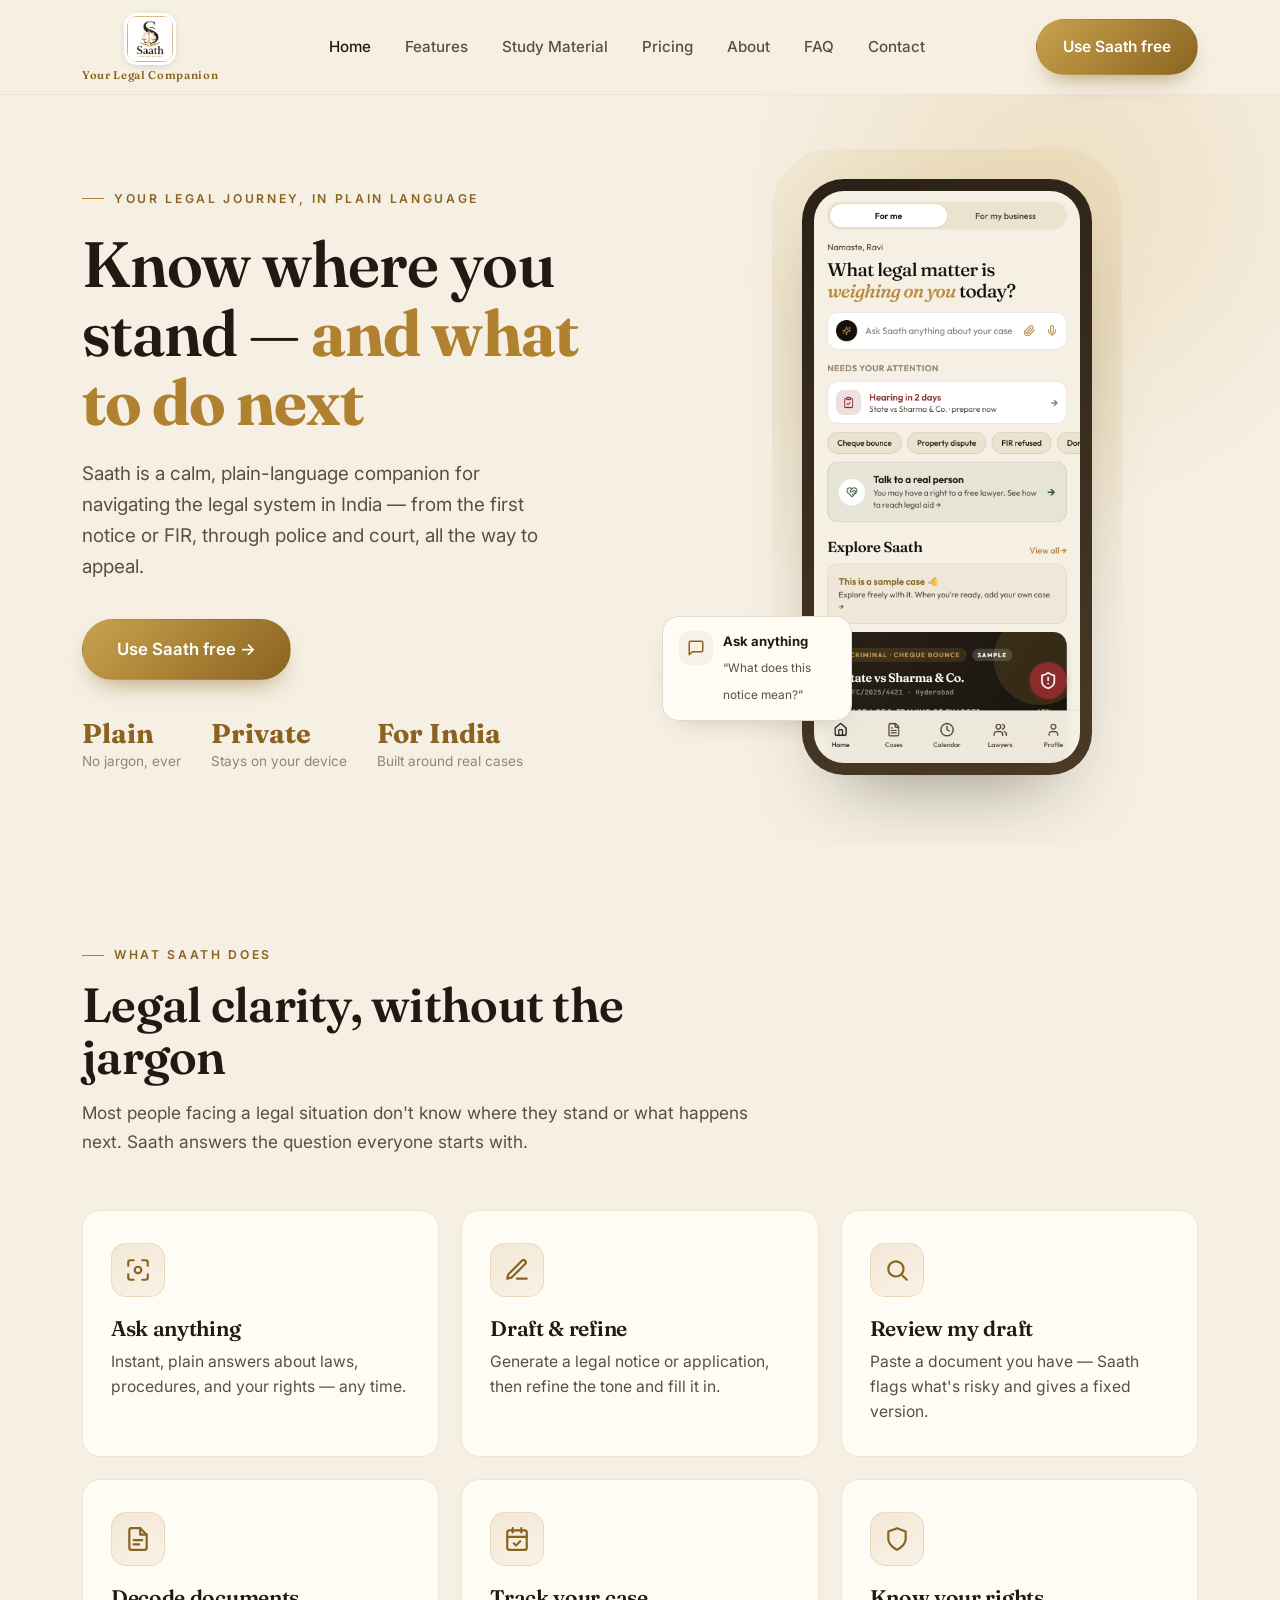
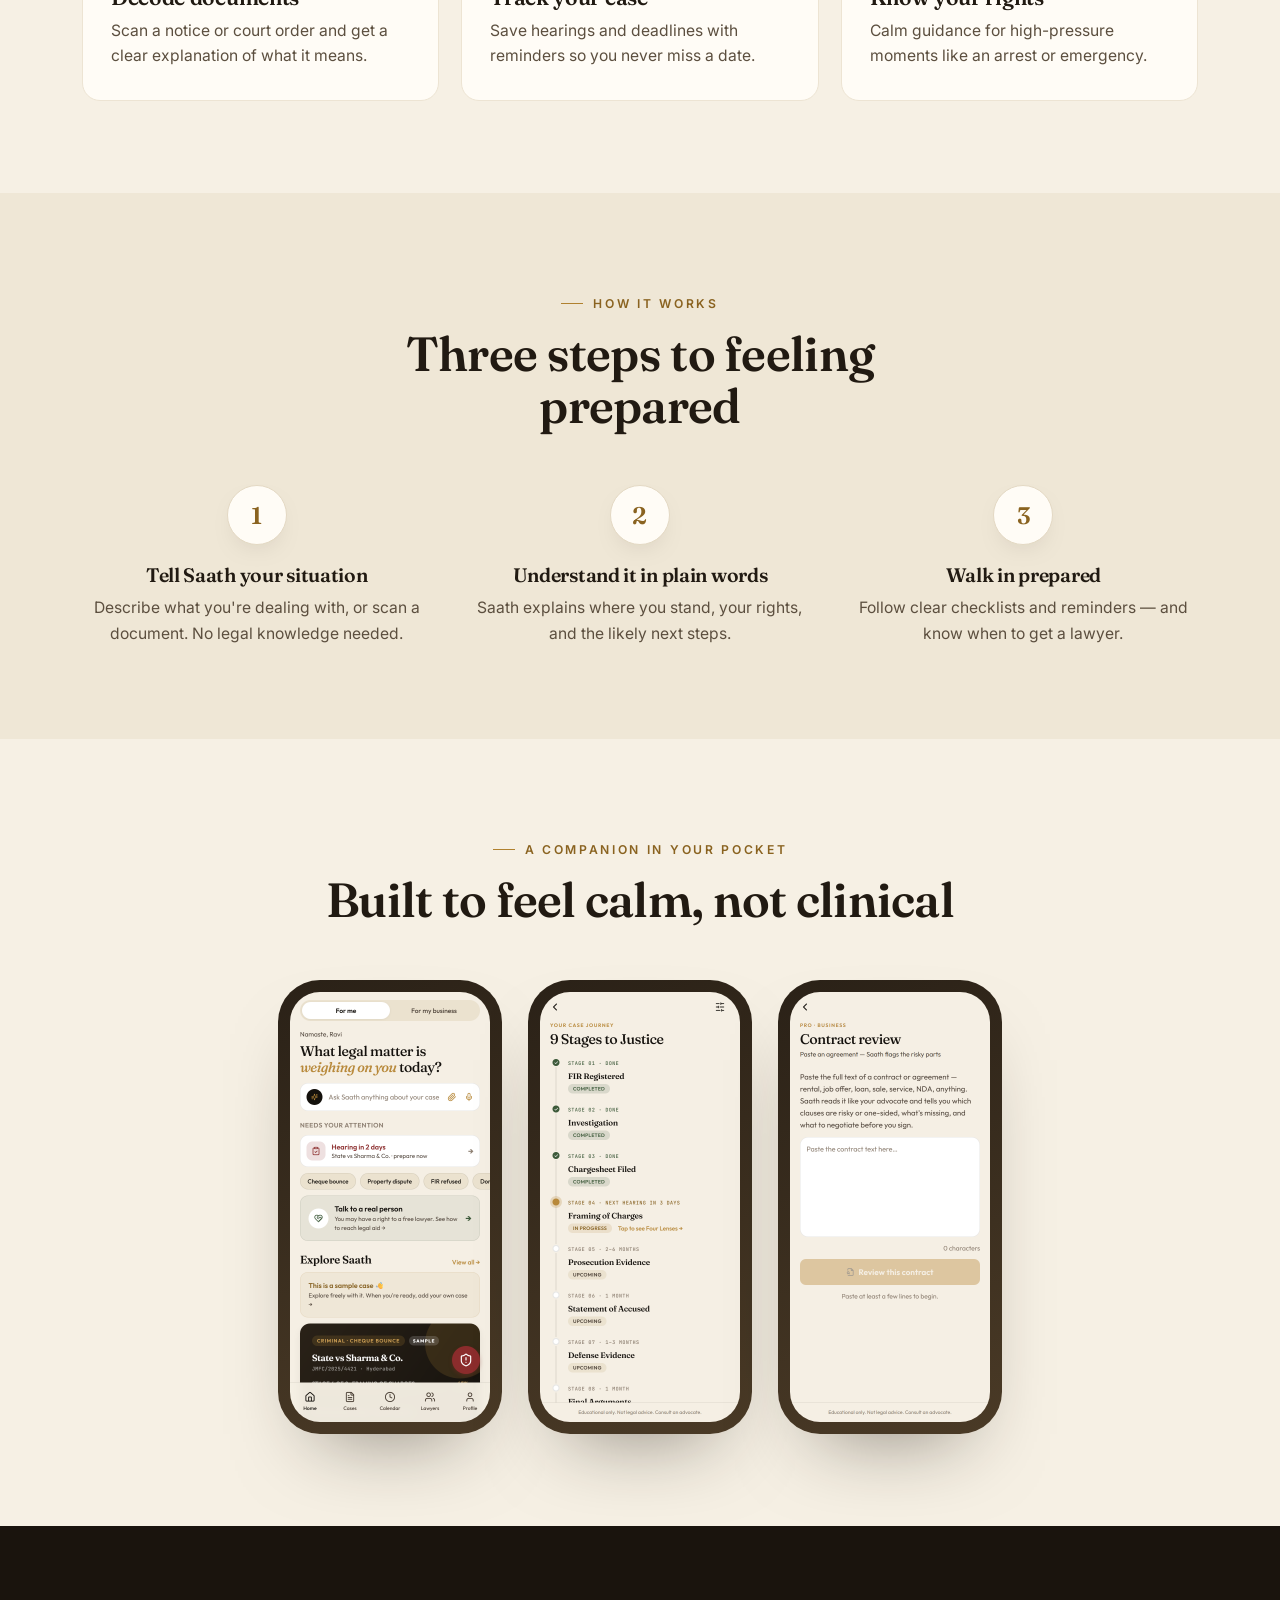
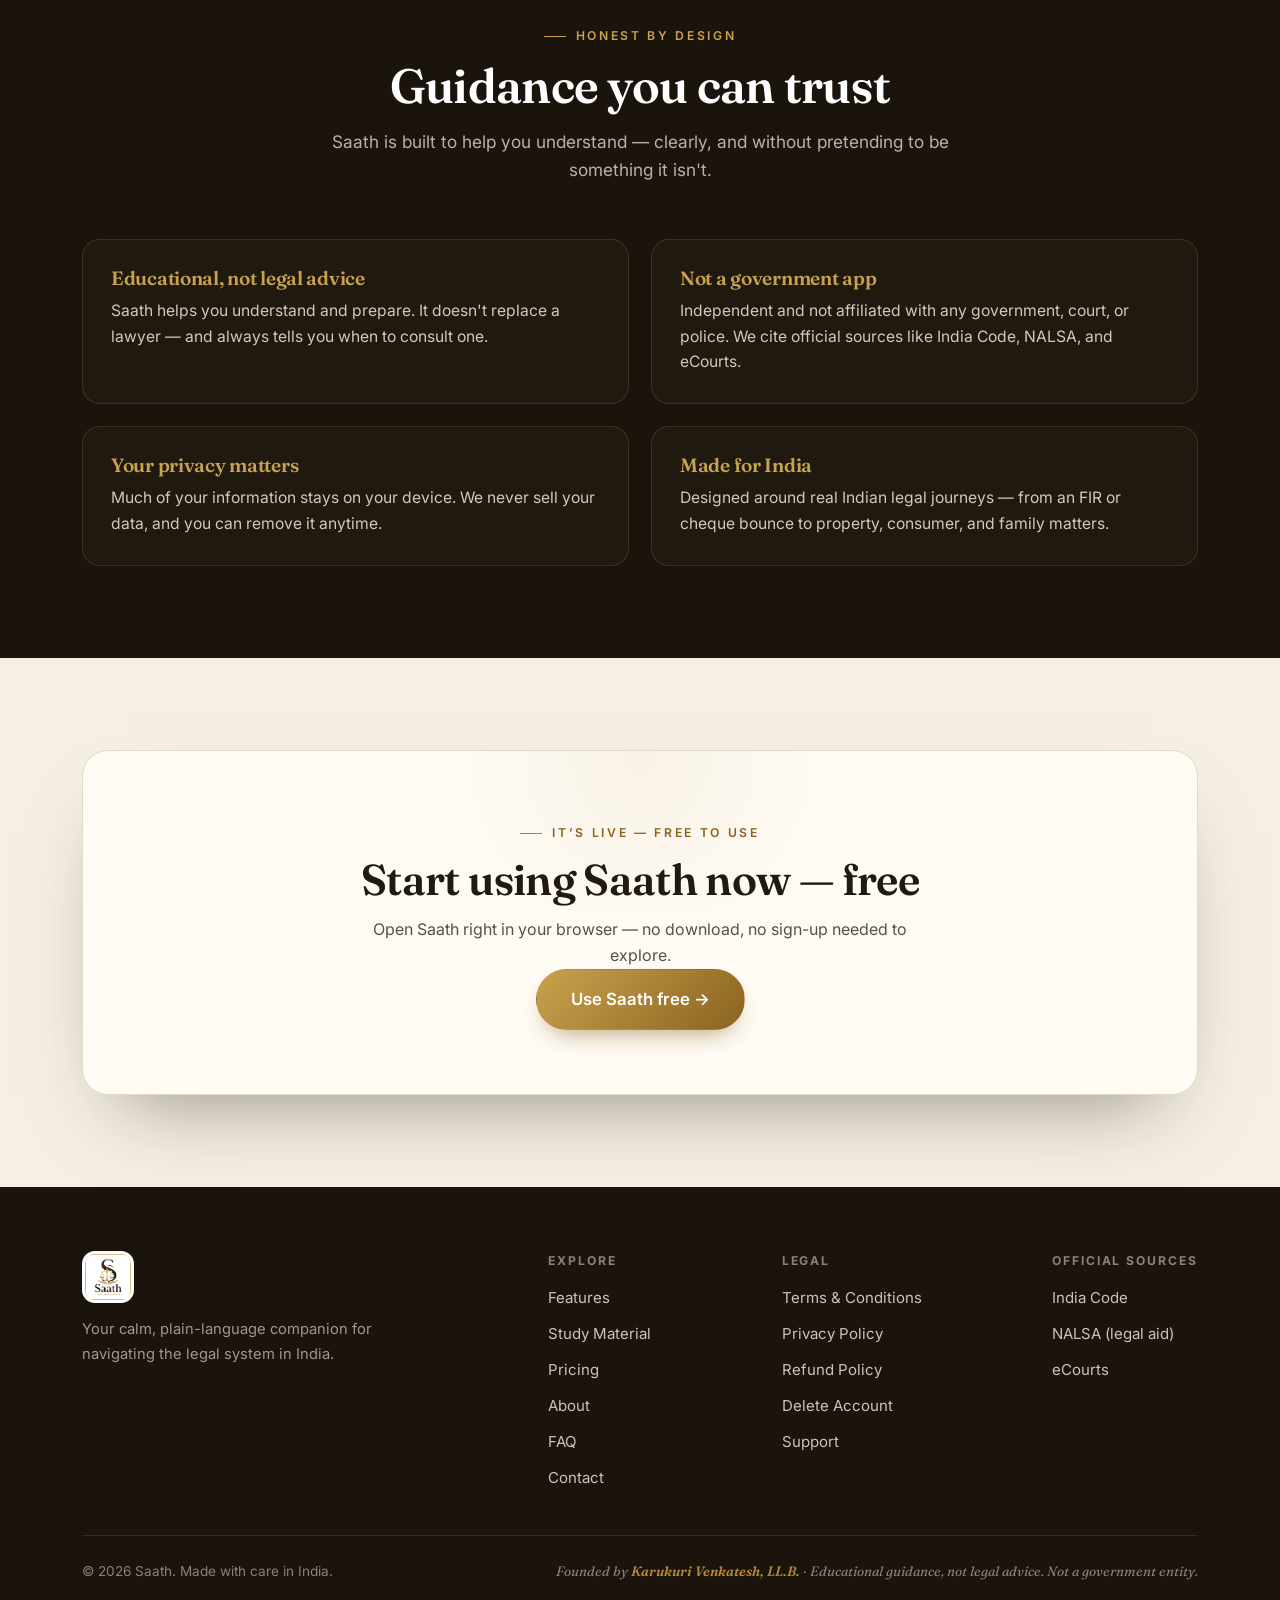
<file: index.html>
<!doctype html>
<html lang="en">
<head>
  <meta charset="utf-8" />
  <meta name="viewport" content="width=device-width, initial-scale=1" />
  <title>Saath — Your calm, plain-language legal companion</title>
  <meta name="description" content="Saath turns confusing legal situations in India into calm, clear steps — understand your case, decode documents, draft and review, and know your rights. Join the waitlist." />
  <link rel="icon" href="assets/icon.png" />
  <link rel="preconnect" href="https://fonts.googleapis.com" />
  <link rel="preconnect" href="https://fonts.gstatic.com" crossorigin />
  <link href="https://fonts.googleapis.com/css2?family=Fraunces:ital,opsz,wght@0,9..144,500;0,9..144,600;0,9..144,700;1,9..144,500&family=Inter:wght@400;500;600&display=swap" rel="stylesheet" />
  <link rel="stylesheet" href="css/styles.css" />
</head>
<body>

  <header class="site-header">
    <div class="wrap nav">
      <a class="brand" href="index.html"><img class="logo" src="assets/logo.png" alt="Saath — Your Legal Companion" /><span class="brand-tag">Your Legal Companion</span></a>
      <nav class="nav-links">
        <a href="index.html" class="active">Home</a>
        <a href="features.html">Features</a>
        <a href="study.html">Study Material</a>
        <a href="pricing.html">Pricing</a><a href="about.html">About</a>
        <a href="faq.html">FAQ</a>
        <a href="contact.html">Contact</a>
      </nav>
      <a href="https://app.saathlegal.com" class="btn btn-gold">Use Saath free</a>
      <button class="nav-toggle" aria-label="Menu"><span></span><span></span><span></span></button>
    </div>
  </header>

  <!-- Hero -->
  <section class="hero">
    <div class="wrap hero-grid">
      <div>
        <span class="eyebrow">Your legal journey, in plain language</span>
        <h1>Know where you stand — <span class="em">and what to do next</span></h1>
        <p class="lead">Saath is a calm, plain-language companion for navigating the legal system in India — from the first notice or FIR, through police and court, all the way to appeal.</p>
        <a href="https://app.saathlegal.com" class="btn btn-gold btn-lg">Use Saath free →</a>
        <div class="hero-trust">
          <div class="t"><b>Plain</b><span>No jargon, ever</span></div>
          <div class="t"><b>Private</b><span>Stays on your device</span></div>
          <div class="t"><b>For India</b><span>Built around real cases</span></div>
        </div>
      </div>
      <div class="hero-visual">
        <div class="phone"><img src="assets/shot-home.png" alt="Saath app" /></div>
        <div class="float-card">
          <div class="fc-ic"><svg viewBox="0 0 24 24" fill="none" stroke="currentColor" stroke-width="2" stroke-linecap="round" stroke-linejoin="round"><path d="M21 15a2 2 0 0 1-2 2H7l-4 4V5a2 2 0 0 1 2-2h14a2 2 0 0 1 2 2Z"/></svg></div>
          <div><b>Ask anything</b><span>“What does this notice mean?”</span></div>
        </div>
      </div>
    </div>
  </section>

  <!-- Features -->
  <section class="section">
    <div class="wrap">
      <div class="section-head">
        <span class="eyebrow">What Saath does</span>
        <h2>Legal clarity, without the jargon</h2>
        <p>Most people facing a legal situation don't know where they stand or what happens next. Saath answers the question everyone starts with.</p>
      </div>
      <div class="grid">
        <div class="card">
          <div class="ic"><svg viewBox="0 0 24 24" fill="none" stroke="currentColor" stroke-width="2" stroke-linecap="round" stroke-linejoin="round"><path d="M8 3H5a2 2 0 0 0-2 2v3m18 0V5a2 2 0 0 0-2-2h-3M3 16v3a2 2 0 0 0 2 2h3m8 0h3a2 2 0 0 0 2-2v-3"/><circle cx="12" cy="12" r="3"/></svg></div>
          <h3>Ask anything</h3><p>Instant, plain answers about laws, procedures, and your rights — any time.</p>
        </div>
        <div class="card">
          <div class="ic"><svg viewBox="0 0 24 24" fill="none" stroke="currentColor" stroke-width="2" stroke-linecap="round" stroke-linejoin="round"><path d="M12 20h9"/><path d="M16.5 3.5a2.1 2.1 0 0 1 3 3L7 19l-4 1 1-4Z"/></svg></div>
          <h3>Draft &amp; refine</h3><p>Generate a legal notice or application, then refine the tone and fill it in.</p>
        </div>
        <div class="card">
          <div class="ic"><svg viewBox="0 0 24 24" fill="none" stroke="currentColor" stroke-width="2" stroke-linecap="round" stroke-linejoin="round"><circle cx="11" cy="11" r="7"/><path d="m21 21-4-4"/></svg></div>
          <h3>Review my draft</h3><p>Paste a document you have — Saath flags what's risky and gives a fixed version.</p>
        </div>
        <div class="card">
          <div class="ic"><svg viewBox="0 0 24 24" fill="none" stroke="currentColor" stroke-width="2" stroke-linecap="round" stroke-linejoin="round"><path d="M14 2H6a2 2 0 0 0-2 2v16a2 2 0 0 0 2 2h12a2 2 0 0 0 2-2V8Z"/><path d="M14 2v6h6"/><path d="M8 13h8M8 17h5"/></svg></div>
          <h3>Decode documents</h3><p>Scan a notice or court order and get a clear explanation of what it means.</p>
        </div>
        <div class="card">
          <div class="ic"><svg viewBox="0 0 24 24" fill="none" stroke="currentColor" stroke-width="2" stroke-linecap="round" stroke-linejoin="round"><rect x="3" y="4" width="18" height="18" rx="2"/><path d="M16 2v4M8 2v4M3 10h18"/><path d="m9 16 2 2 4-4"/></svg></div>
          <h3>Track your case</h3><p>Save hearings and deadlines with reminders so you never miss a date.</p>
        </div>
        <div class="card">
          <div class="ic"><svg viewBox="0 0 24 24" fill="none" stroke="currentColor" stroke-width="2" stroke-linecap="round" stroke-linejoin="round"><path d="M12 22s8-4 8-10V5l-8-3-8 3v7c0 6 8 10 8 10Z"/></svg></div>
          <h3>Know your rights</h3><p>Calm guidance for high-pressure moments like an arrest or emergency.</p>
        </div>
      </div>
    </div>
  </section>

  <!-- How it works -->
  <section class="section band">
    <div class="wrap">
      <div class="section-head center">
        <span class="eyebrow center">How it works</span>
        <h2>Three steps to feeling prepared</h2>
      </div>
      <div class="steps">
        <div class="step"><div class="step-num">1</div><h3>Tell Saath your situation</h3><p>Describe what you're dealing with, or scan a document. No legal knowledge needed.</p></div>
        <div class="step"><div class="step-num">2</div><h3>Understand it in plain words</h3><p>Saath explains where you stand, your rights, and the likely next steps.</p></div>
        <div class="step"><div class="step-num">3</div><h3>Walk in prepared</h3><p>Follow clear checklists and reminders — and know when to get a lawyer.</p></div>
      </div>
    </div>
  </section>

  <!-- Showcase -->
  <section class="section">
    <div class="wrap">
      <div class="section-head center">
        <span class="eyebrow center">A companion in your pocket</span>
        <h2>Built to feel calm, not clinical</h2>
      </div>
      <div class="shots">
        <div class="phone"><img src="assets/shot-home.png" alt="Home" /></div>
        <div class="phone"><img src="assets/shot-roadmap.png" alt="Case roadmap" /></div>
        <div class="phone"><img src="assets/shot-service.png" alt="Document help" /></div>
      </div>
    </div>
  </section>

  <!-- Trust -->
  <section class="section trust">
    <div class="wrap">
      <div class="section-head center">
        <span class="eyebrow center">Honest by design</span>
        <h2>Guidance you can trust</h2>
        <p>Saath is built to help you understand — clearly, and without pretending to be something it isn't.</p>
      </div>
      <div class="trust-cards">
        <div class="trust-card"><h3>Educational, not legal advice</h3><p>Saath helps you understand and prepare. It doesn't replace a lawyer — and always tells you when to consult one.</p></div>
        <div class="trust-card"><h3>Not a government app</h3><p>Independent and not affiliated with any government, court, or police. We cite official sources like India Code, NALSA, and eCourts.</p></div>
        <div class="trust-card"><h3>Your privacy matters</h3><p>Much of your information stays on your device. We never sell your data, and you can remove it anytime.</p></div>
        <div class="trust-card"><h3>Made for India</h3><p>Designed around real Indian legal journeys — from an FIR or cheque bounce to property, consumer, and family matters.</p></div>
      </div>
    </div>
  </section>

  <!-- CTA -->
  <section class="section" id="waitlist">
    <div class="wrap">
      <div class="cta-card">
        <span class="eyebrow center">It’s live — free to use</span>
        <h2>Start using Saath now — free</h2>
        <p>Open Saath right in your browser — no download, no sign-up needed to explore.</p>
        <a href="https://app.saathlegal.com" class="btn btn-gold btn-lg">Use Saath free →</a>
      </div>
    </div>
  </section>

  <!-- Footer -->
  <footer class="site-footer">
    <div class="wrap">
      <div class="footer-grid">
        <div class="footer-brand">
          <a class="brand" href="index.html"><img class="logo" src="assets/logo.png" alt="Saath" /></a>
          <p>Your calm, plain-language companion for navigating the legal system in India.</p>
        </div>
        <div class="footer-col"><h4>Explore</h4><a href="features.html">Features</a><a href="study.html">Study Material</a><a href="pricing.html">Pricing</a><a href="about.html">About</a><a href="faq.html">FAQ</a><a href="contact.html">Contact</a></div>
        <div class="footer-col"><h4>Legal</h4><a href="legal/terms.html" target="_blank" rel="noopener">Terms &amp; Conditions</a><a href="legal/privacy.html" target="_blank" rel="noopener">Privacy Policy</a><a href="legal/refunds.html" target="_blank" rel="noopener">Refund Policy</a><a href="https://venkatesh619.github.io/saath-privacy/delete-account.html" target="_blank" rel="noopener">Delete Account</a><a href="contact.html">Support</a></div>
        <div class="footer-col"><h4>Official sources</h4><a href="https://www.indiacode.nic.in" target="_blank" rel="noopener">India Code</a><a href="https://nalsa.gov.in" target="_blank" rel="noopener">NALSA (legal aid)</a><a href="https://ecourts.gov.in" target="_blank" rel="noopener">eCourts</a></div>
      </div>
      <div class="footer-bottom">
        <p>© <span id="year">2026</span> Saath. Made with care in India.</p>
        <p class="disc">Founded by <a href="https://www.linkedin.com/in/venkatesh-karukuri/" target="_blank" rel="noopener" style="color:#B8893A;font-weight:600;text-decoration:none">Karukuri Venkatesh, LL.B.</a> &middot; Educational guidance, not legal advice. Not a government entity.</p>
      </div>
    </div>
  </footer>

  <script src="js/main.js"></script>
</body>
</html>
</file>
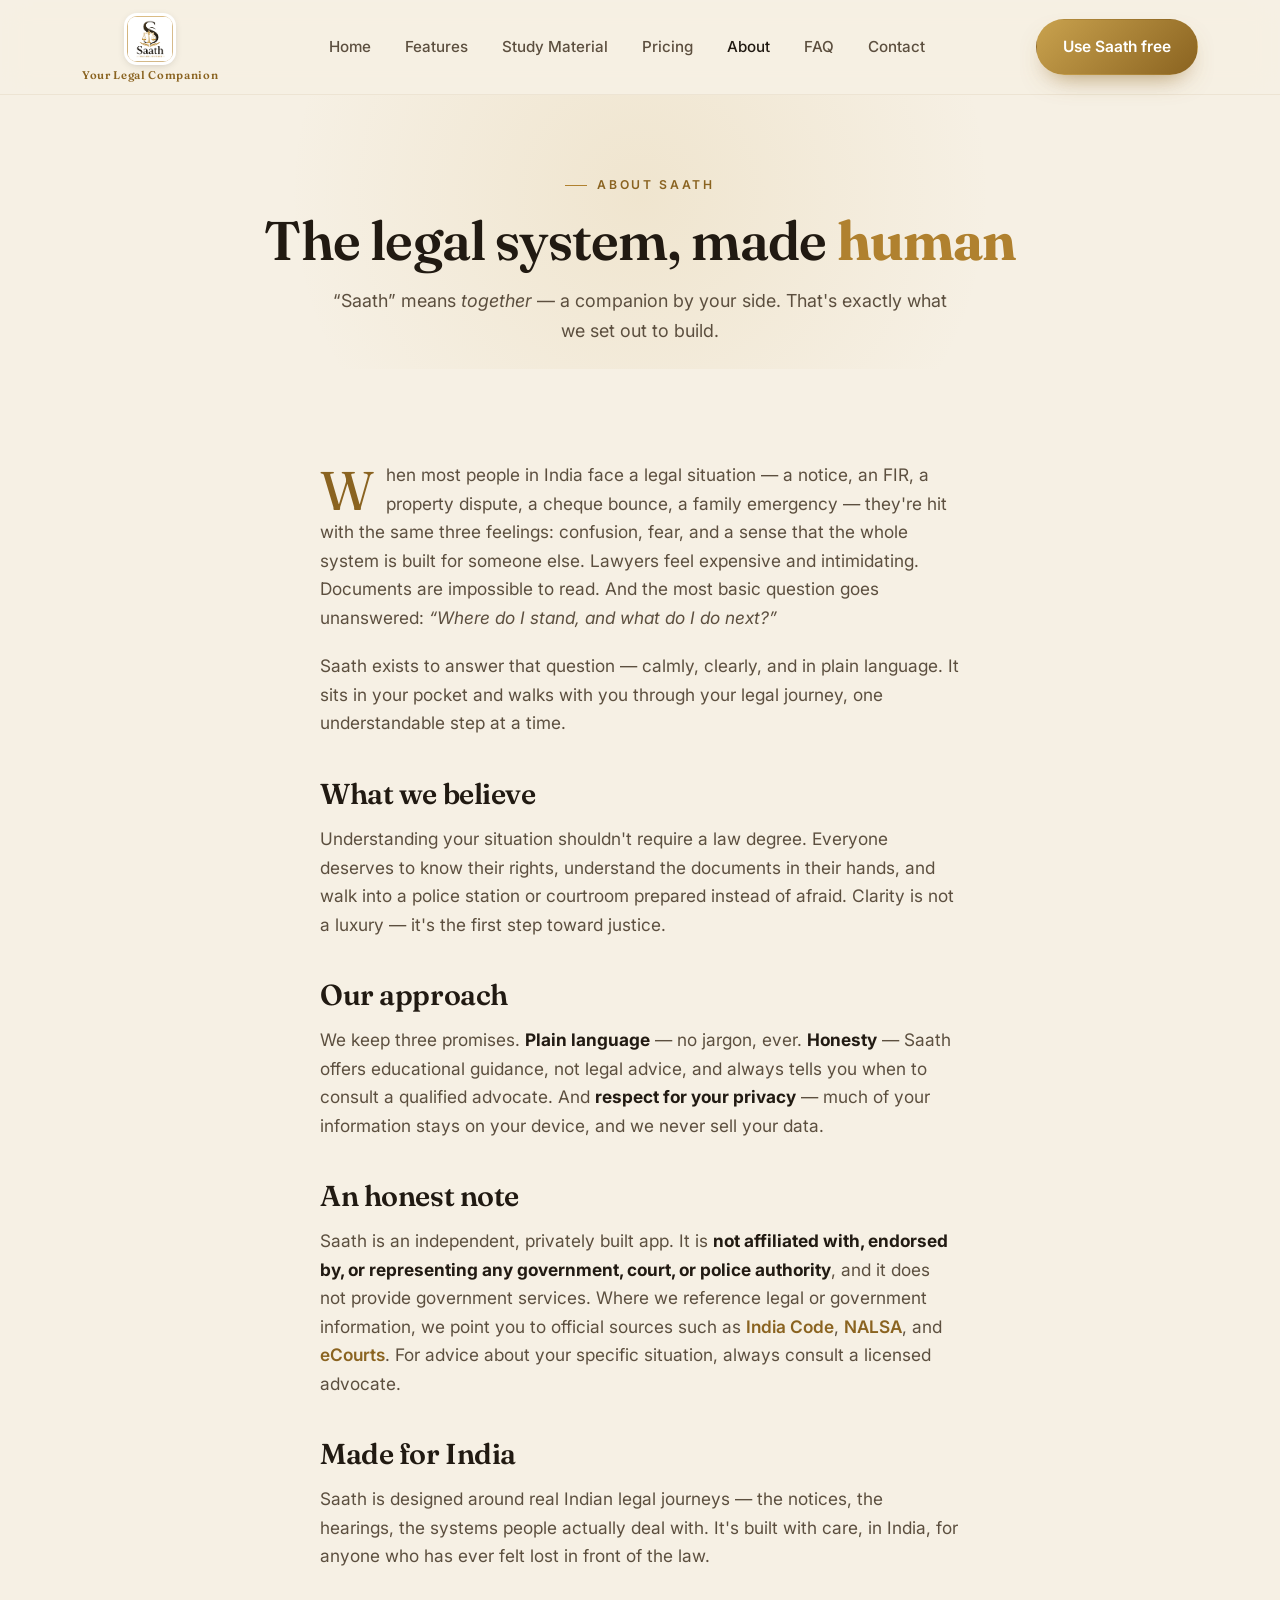
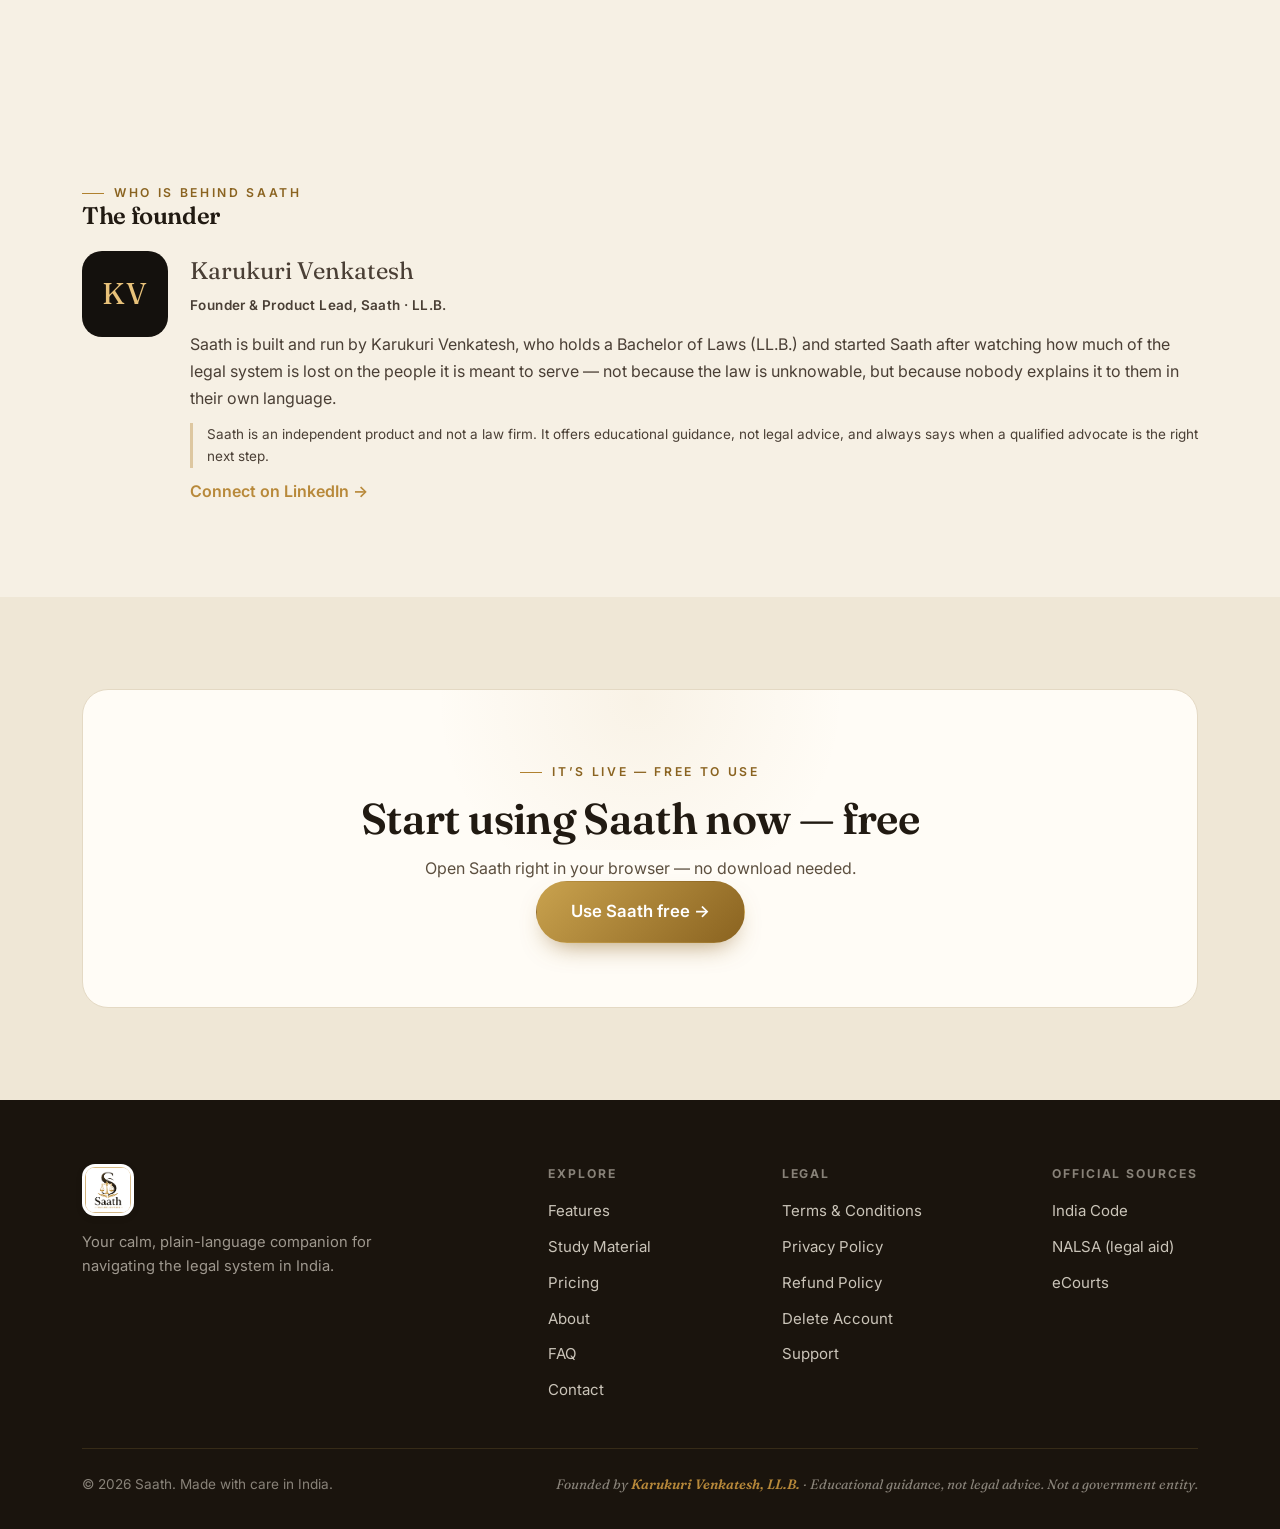
<file: about.html>
<!doctype html>
<html lang="en">
<head>
  <meta charset="utf-8" />
  <meta name="viewport" content="width=device-width, initial-scale=1" />
  <title>About — Saath</title>
  <meta name="description" content="Why Saath exists: to make the legal system in India understandable for everyone, in plain language — a calm companion, not a replacement for a lawyer." />
  <link rel="icon" href="assets/icon.png" />
  <link rel="preconnect" href="https://fonts.googleapis.com" />
  <link rel="preconnect" href="https://fonts.gstatic.com" crossorigin />
  <link href="https://fonts.googleapis.com/css2?family=Fraunces:ital,opsz,wght@0,9..144,500;0,9..144,600;0,9..144,700;1,9..144,500&family=Inter:wght@400;500;600&display=swap" rel="stylesheet" />
  <link rel="stylesheet" href="css/styles.css" />
  <style>
    /* Scoped to this page so nothing here can disturb the shared stylesheet. */
    /* The header is sticky, so an anchor jump would land with the heading
       hidden underneath it. */
    #founder { scroll-margin-top: 96px; }
    .founder { display: flex; gap: 22px; align-items: flex-start; margin-top: 22px; flex-wrap: wrap; }
    .founder-badge {
      width: 86px; height: 86px; flex: none; border-radius: 20px; background: #14110D;
      color: #E8C27A; font-family: Fraunces, Georgia, serif; font-size: 30px; letter-spacing: 1px;
      display: flex; align-items: center; justify-content: center;
    }
    .founder-body { flex: 1 1 280px; min-width: 0; }
    .founder-body p { margin: 0 0 10px; color: #4A3F35; line-height: 1.7; }
    .founder-name { font-family: Fraunces, Georgia, serif; font-size: 24px; color: #14110D; margin-bottom: 2px !important; }
    .founder-role { font-size: 13.5px; letter-spacing: 0.4px; color: #B8893A; font-weight: 600; margin-bottom: 14px !important; }
    .founder-note { font-size: 13.5px; color: #8A7C6E; border-left: 3px solid rgba(184,137,58,0.4); padding-left: 14px; }
    .founder-link { color: #B8893A; font-weight: 600; text-decoration: none; }
    .founder-link:hover { text-decoration: underline; }
  </style>
  <script type="application/ld+json">
  {
    "@context": "https://schema.org",
    "@type": "Organization",
    "name": "Saath",
    "url": "https://www.saathlegal.com",
    "founder": {
      "@type": "Person",
      "name": "Karukuri Venkatesh",
      "jobTitle": "Founder",
      "alumniOf": { "@type": "EducationalOrganization", "name": "Bachelor of Laws (LL.B.)" },
      "sameAs": ["https://www.linkedin.com/in/venkatesh-karukuri/"]
    }
  }
  </script>
</head>
<body>

  <header class="site-header">
    <div class="wrap nav">
      <a class="brand" href="index.html"><img class="logo" src="assets/logo.png" alt="Saath — Your Legal Companion" /><span class="brand-tag">Your Legal Companion</span></a>
      <nav class="nav-links">
        <a href="index.html">Home</a>
        <a href="features.html">Features</a>
        <a href="study.html">Study Material</a>
        <a href="pricing.html">Pricing</a><a href="about.html" class="active">About</a>
        <a href="faq.html">FAQ</a>
        <a href="contact.html">Contact</a>
      </nav>
      <a href="https://app.saathlegal.com" class="btn btn-gold">Use Saath free</a>
      <button class="nav-toggle" aria-label="Menu"><span></span><span></span><span></span></button>
    </div>
  </header>

  <section class="page-hero">
    <div class="wrap">
      <span class="eyebrow center">About Saath</span>
      <h1>The legal system, made <span class="em">human</span></h1>
      <p>“Saath” means <em>together</em> — a companion by your side. That's exactly what we set out to build.</p>
    </div>
  </section>

  <section class="section">
    <div class="wrap prose">
      <p>When most people in India face a legal situation — a notice, an FIR, a property dispute, a cheque bounce, a family emergency — they're hit with the same three feelings: confusion, fear, and a sense that the whole system is built for someone else. Lawyers feel expensive and intimidating. Documents are impossible to read. And the most basic question goes unanswered: <em>“Where do I stand, and what do I do next?”</em></p>
      <p>Saath exists to answer that question — calmly, clearly, and in plain language. It sits in your pocket and walks with you through your legal journey, one understandable step at a time.</p>

      <h2>What we believe</h2>
      <p>Understanding your situation shouldn't require a law degree. Everyone deserves to know their rights, understand the documents in their hands, and walk into a police station or courtroom prepared instead of afraid. Clarity is not a luxury — it's the first step toward justice.</p>

      <h2>Our approach</h2>
      <p>We keep three promises. <strong>Plain language</strong> — no jargon, ever. <strong>Honesty</strong> — Saath offers educational guidance, not legal advice, and always tells you when to consult a qualified advocate. And <strong>respect for your privacy</strong> — much of your information stays on your device, and we never sell your data.</p>

      <h2>An honest note</h2>
      <p>Saath is an independent, privately built app. It is <strong>not affiliated with, endorsed by, or representing any government, court, or police authority</strong>, and it does not provide government services. Where we reference legal or government information, we point you to official sources such as <a href="https://www.indiacode.nic.in" target="_blank" rel="noopener">India Code</a>, <a href="https://nalsa.gov.in" target="_blank" rel="noopener">NALSA</a>, and <a href="https://ecourts.gov.in" target="_blank" rel="noopener">eCourts</a>. For advice about your specific situation, always consult a licensed advocate.</p>

      <h2>Made for India</h2>
      <p>Saath is designed around real Indian legal journeys — the notices, the hearings, the systems people actually deal with. It's built with care, in India, for anyone who has ever felt lost in front of the law.</p>
    </div>
  </section>

  <section class="section" id="founder">
    <div class="wrap">
      <span class="eyebrow">Who is behind Saath</span>
      <h2>The founder</h2>
      <div class="founder">
        <div class="founder-badge" aria-hidden="true">KV</div>
        <div class="founder-body">
          <p class="founder-name">Karukuri Venkatesh</p>
          <p class="founder-role">Founder &amp; Product Lead, Saath &middot; LL.B.</p>
          <p>
            Saath is built and run by Karukuri Venkatesh, who holds a Bachelor of Laws (LL.B.)
            and started Saath after watching how much of the legal system is lost on the
            people it is meant to serve &mdash; not because the law is unknowable, but because
            nobody explains it to them in their own language.
          </p>
          <p class="founder-note">
            Saath is an independent product and not a law firm. It offers educational guidance,
            not legal advice, and always says when a qualified advocate is the right next step.
          </p>
          <a class="founder-link" href="https://www.linkedin.com/in/venkatesh-karukuri/" target="_blank" rel="noopener">
            Connect on LinkedIn &rarr;
          </a>
        </div>
      </div>
    </div>
  </section>

  <section class="section band" id="waitlist">
    <div class="wrap">
      <div class="cta-card" style="box-shadow:none">
        <span class="eyebrow center">It’s live — free to use</span>
        <h2>Start using Saath now — free</h2>
        <p>Open Saath right in your browser — no download needed.</p>
        <a href="https://app.saathlegal.com" class="btn btn-gold btn-lg">Use Saath free →</a>
      </div>
    </div>
  </section>

  <footer class="site-footer">
    <div class="wrap">
      <div class="footer-grid">
        <div class="footer-brand">
          <a class="brand" href="index.html"><img class="logo" src="assets/logo.png" alt="Saath" /></a>
          <p>Your calm, plain-language companion for navigating the legal system in India.</p>
        </div>
        <div class="footer-col"><h4>Explore</h4><a href="features.html">Features</a><a href="study.html">Study Material</a><a href="pricing.html">Pricing</a><a href="about.html">About</a><a href="faq.html">FAQ</a><a href="contact.html">Contact</a></div>
        <div class="footer-col"><h4>Legal</h4><a href="legal/terms.html" target="_blank" rel="noopener">Terms &amp; Conditions</a><a href="legal/privacy.html" target="_blank" rel="noopener">Privacy Policy</a><a href="legal/refunds.html" target="_blank" rel="noopener">Refund Policy</a><a href="https://venkatesh619.github.io/saath-privacy/delete-account.html" target="_blank" rel="noopener">Delete Account</a><a href="contact.html">Support</a></div>
        <div class="footer-col"><h4>Official sources</h4><a href="https://www.indiacode.nic.in" target="_blank" rel="noopener">India Code</a><a href="https://nalsa.gov.in" target="_blank" rel="noopener">NALSA (legal aid)</a><a href="https://ecourts.gov.in" target="_blank" rel="noopener">eCourts</a></div>
      </div>
      <div class="footer-bottom">
        <p>© <span id="year">2026</span> Saath. Made with care in India.</p>
        <p class="disc">Founded by <a href="https://www.linkedin.com/in/venkatesh-karukuri/" target="_blank" rel="noopener" style="color:#B8893A;font-weight:600;text-decoration:none">Karukuri Venkatesh, LL.B.</a> &middot; Educational guidance, not legal advice. Not a government entity.</p>
      </div>
    </div>
  </footer>

  <script src="js/main.js"></script>
</body>
</html>
</file>
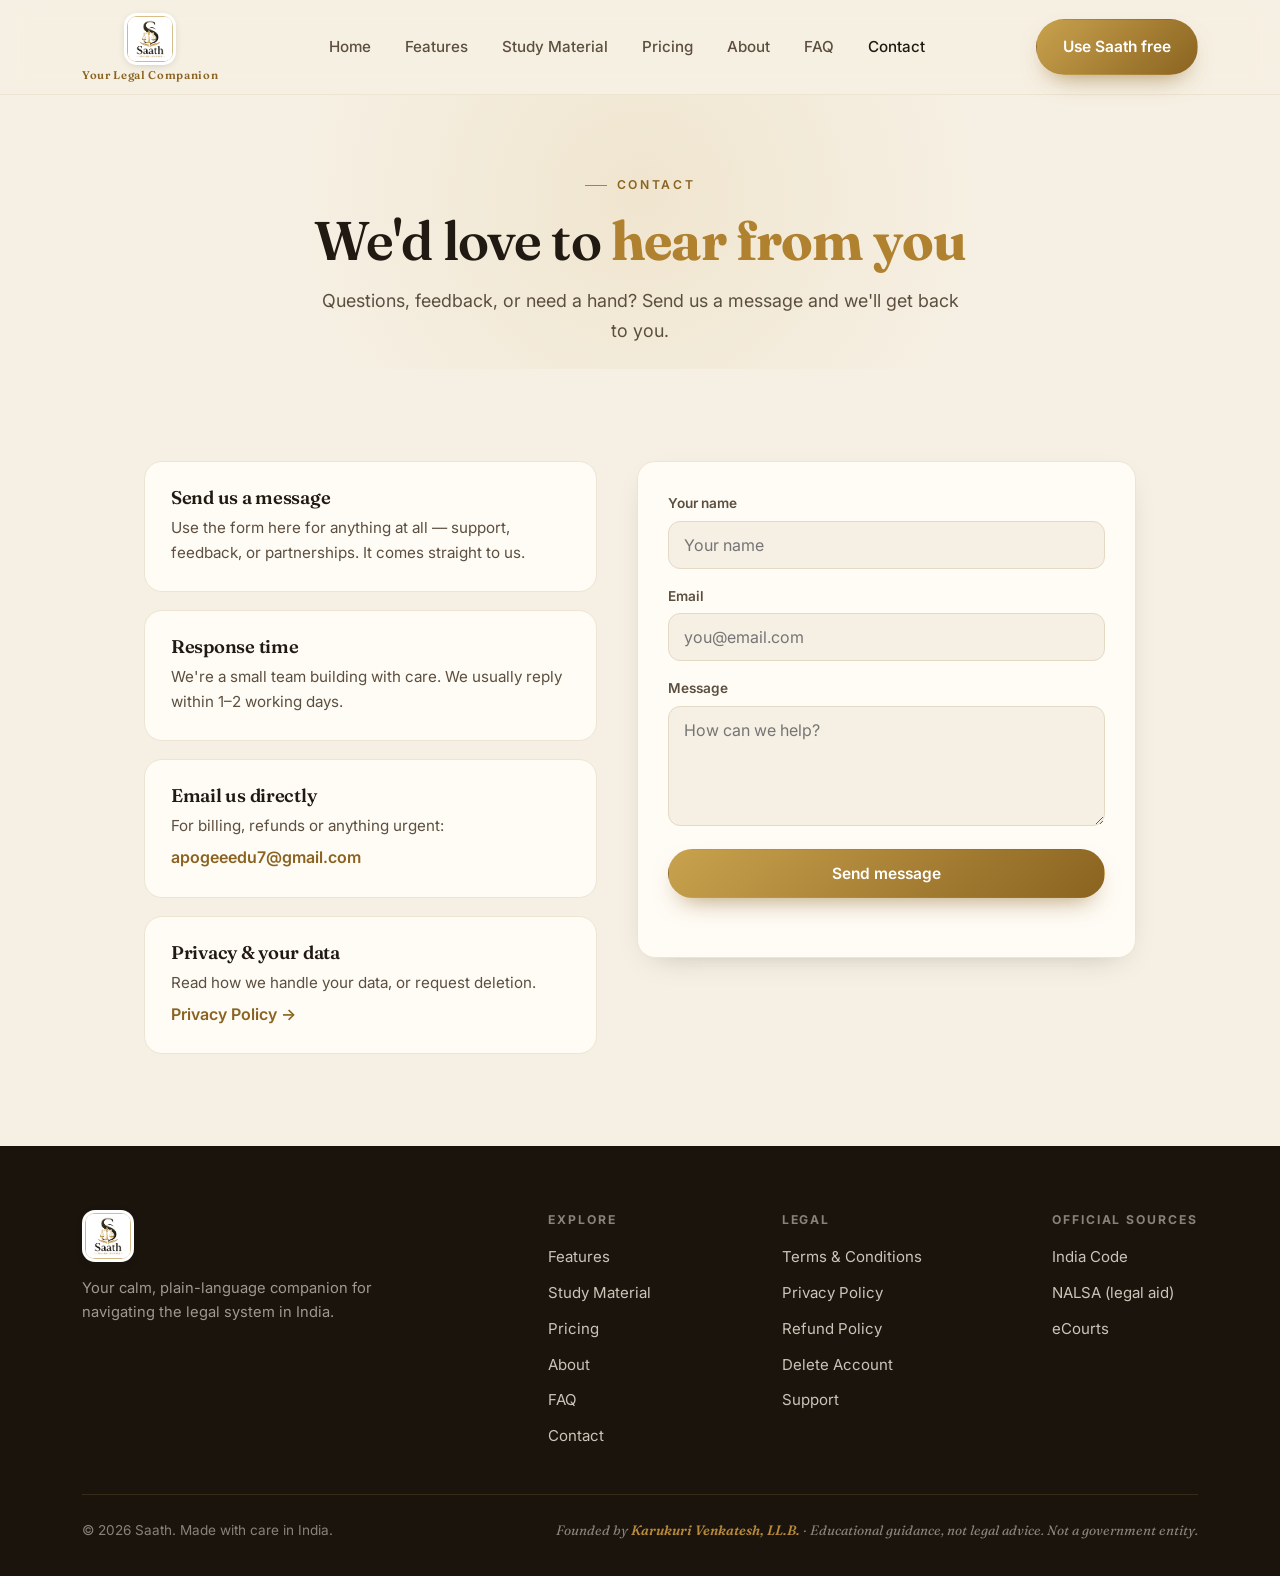
<file: contact.html>
<!doctype html>
<html lang="en">
<head>
  <meta charset="utf-8" />
  <meta name="viewport" content="width=device-width, initial-scale=1" />
  <title>Contact — Saath</title>
  <meta name="description" content="Get in touch with the Saath team — questions, feedback, or support. We'd love to hear from you." />
  <link rel="icon" href="assets/icon.png" />
  <link rel="preconnect" href="https://fonts.googleapis.com" />
  <link rel="preconnect" href="https://fonts.gstatic.com" crossorigin />
  <link href="https://fonts.googleapis.com/css2?family=Fraunces:ital,opsz,wght@0,9..144,500;0,9..144,600;0,9..144,700;1,9..144,500&family=Inter:wght@400;500;600&display=swap" rel="stylesheet" />
  <link rel="stylesheet" href="css/styles.css" />
</head>
<body>

  <header class="site-header">
    <div class="wrap nav">
      <a class="brand" href="index.html"><img class="logo" src="assets/logo.png" alt="Saath — Your Legal Companion" /><span class="brand-tag">Your Legal Companion</span></a>
      <nav class="nav-links">
        <a href="index.html">Home</a>
        <a href="features.html">Features</a>
        <a href="study.html">Study Material</a>
        <a href="pricing.html">Pricing</a><a href="about.html">About</a>
        <a href="faq.html">FAQ</a>
        <a href="contact.html" class="active">Contact</a>
      </nav>
      <a href="https://app.saathlegal.com" class="btn btn-gold">Use Saath free</a>
      <button class="nav-toggle" aria-label="Menu"><span></span><span></span><span></span></button>
    </div>
  </header>

  <section class="page-hero">
    <div class="wrap">
      <span class="eyebrow center">Contact</span>
      <h1>We'd love to <span class="em">hear from you</span></h1>
      <p>Questions, feedback, or need a hand? Send us a message and we'll get back to you.</p>
    </div>
  </section>

  <section class="section">
    <div class="wrap">
      <div class="contact-grid">
        <div class="contact-cards">
          <div class="contact-card">
            <h3>Send us a message</h3>
            <p>Use the form here for anything at all — support, feedback, or partnerships. It comes straight to us.</p>
          </div>
          <div class="contact-card">
            <h3>Response time</h3>
            <p>We're a small team building with care. We usually reply within 1–2 working days.</p>
          </div>
          <!-- A visible address, not only a form. Someone chasing a payment
               wants to write from their own mail and keep a copy of what they
               sent, and a form gives them neither. -->
          <div class="contact-card">
            <h3>Email us directly</h3>
            <p style="margin-bottom:6px">For billing, refunds or anything urgent:</p>
            <a href="mailto:apogeeedu7@gmail.com" style="color:var(--gold-deep);font-weight:600">apogeeedu7@gmail.com</a>
          </div>
          <div class="contact-card">
            <h3>Privacy &amp; your data</h3>
            <p style="margin-bottom:6px">Read how we handle your data, or request deletion.</p>
            <a href="legal/privacy.html" target="_blank" rel="noopener" style="color:var(--gold-deep);font-weight:600">Privacy Policy →</a>
          </div>
        </div>

        <form class="contact-form">
          <div class="field">
            <label for="c-name">Your name</label>
            <input id="c-name" name="name" type="text" placeholder="Your name" required />
          </div>
          <div class="field">
            <label for="c-email">Email</label>
            <input id="c-email" name="email" type="email" placeholder="you@email.com" required />
          </div>
          <div class="field">
            <label for="c-message">Message</label>
            <textarea id="c-message" name="message" placeholder="How can we help?" required></textarea>
          </div>
          <button type="submit" class="btn btn-gold" style="width:100%">Send message</button>
          <p class="form-msg" aria-live="polite"></p>
        </form>
      </div>
    </div>
  </section>

  <footer class="site-footer">
    <div class="wrap">
      <div class="footer-grid">
        <div class="footer-brand">
          <a class="brand" href="index.html"><img class="logo" src="assets/logo.png" alt="Saath" /></a>
          <p>Your calm, plain-language companion for navigating the legal system in India.</p>
        </div>
        <div class="footer-col"><h4>Explore</h4><a href="features.html">Features</a><a href="study.html">Study Material</a><a href="pricing.html">Pricing</a><a href="about.html">About</a><a href="faq.html">FAQ</a><a href="contact.html">Contact</a></div>
        <div class="footer-col"><h4>Legal</h4><a href="legal/terms.html" target="_blank" rel="noopener">Terms &amp; Conditions</a><a href="legal/privacy.html" target="_blank" rel="noopener">Privacy Policy</a><a href="legal/refunds.html" target="_blank" rel="noopener">Refund Policy</a><a href="https://venkatesh619.github.io/saath-privacy/delete-account.html" target="_blank" rel="noopener">Delete Account</a><a href="contact.html">Support</a></div>
        <div class="footer-col"><h4>Official sources</h4><a href="https://www.indiacode.nic.in" target="_blank" rel="noopener">India Code</a><a href="https://nalsa.gov.in" target="_blank" rel="noopener">NALSA (legal aid)</a><a href="https://ecourts.gov.in" target="_blank" rel="noopener">eCourts</a></div>
      </div>
      <div class="footer-bottom">
        <p>© <span id="year">2026</span> Saath. Made with care in India.</p>
        <p class="disc">Founded by <a href="https://www.linkedin.com/in/venkatesh-karukuri/" target="_blank" rel="noopener" style="color:#B8893A;font-weight:600;text-decoration:none">Karukuri Venkatesh, LL.B.</a> &middot; Educational guidance, not legal advice. Not a government entity.</p>
      </div>
    </div>
  </footer>

  <script src="js/main.js"></script>
</body>
</html>
</file>
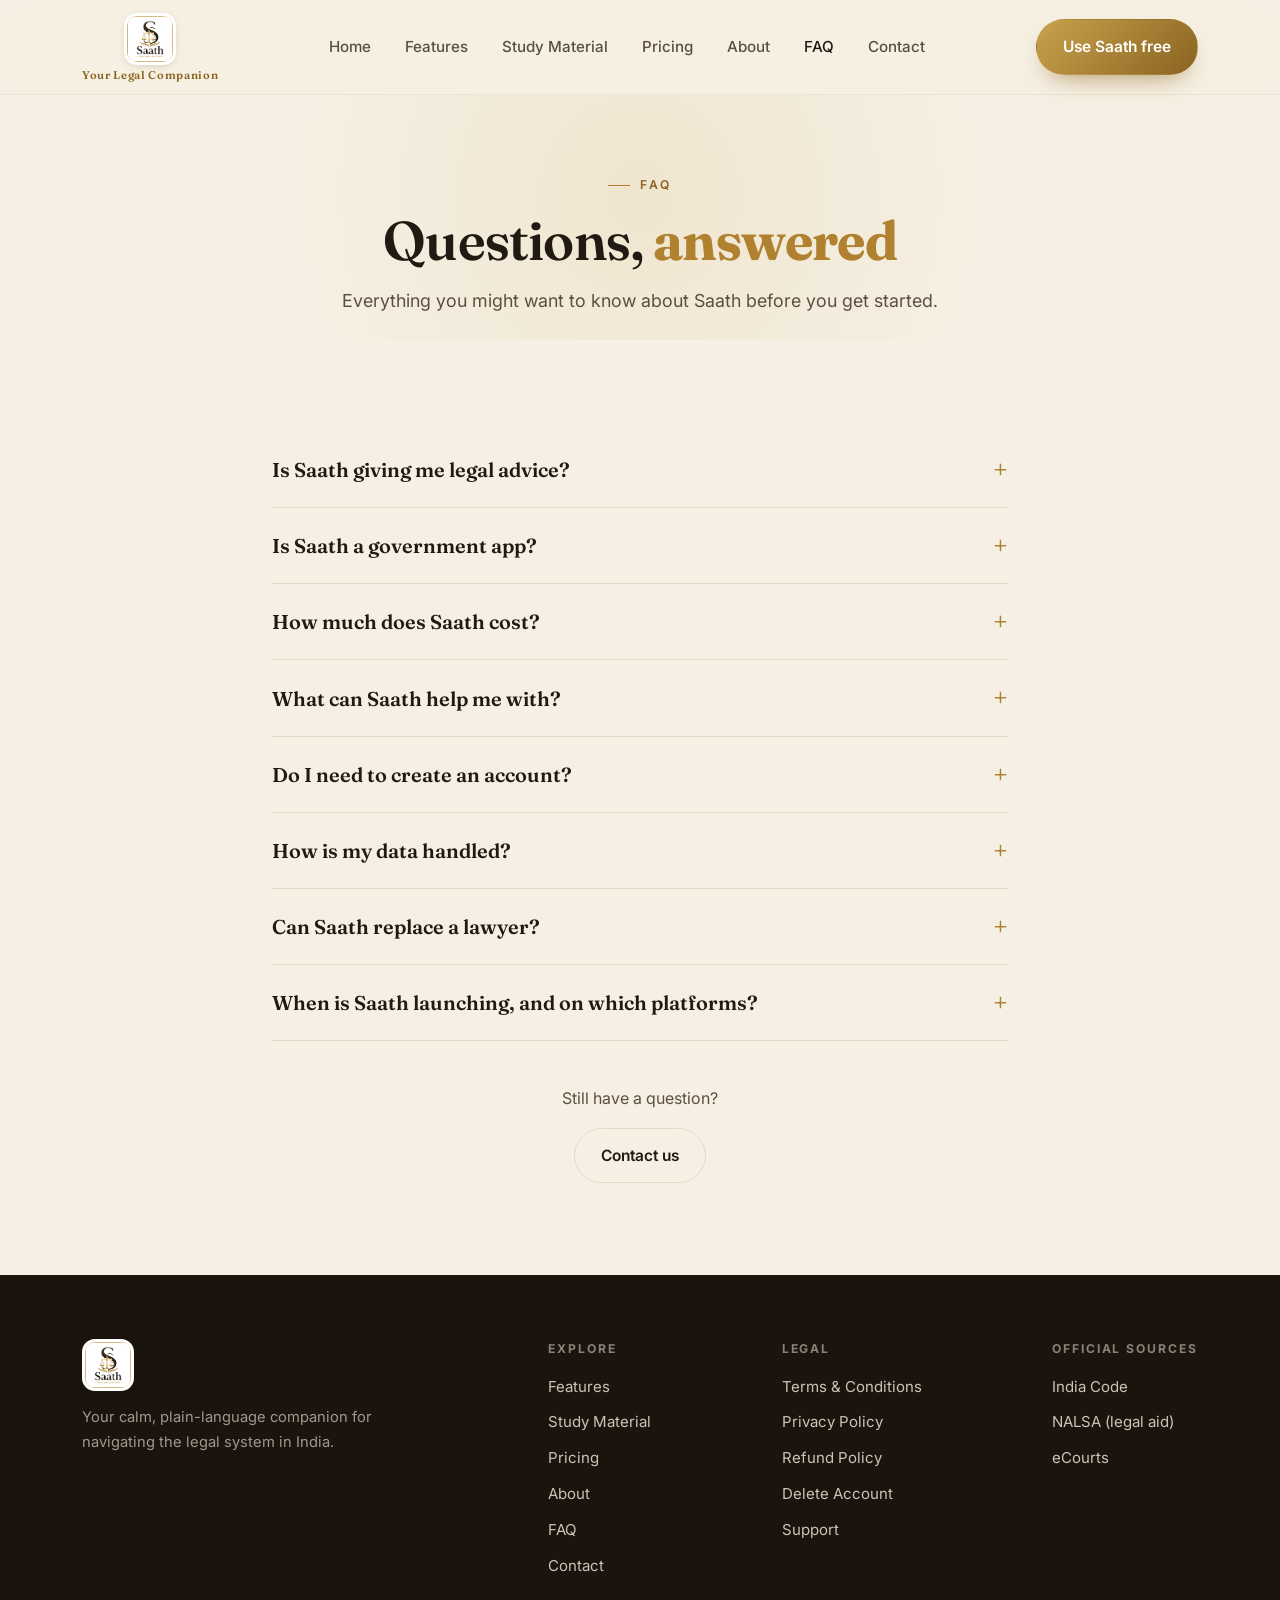
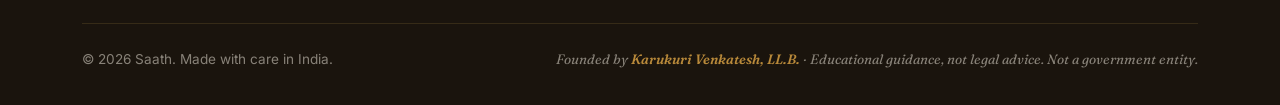
<file: faq.html>
<!doctype html>
<html lang="en">
<head>
  <meta charset="utf-8" />
  <meta name="viewport" content="width=device-width, initial-scale=1" />
  <title>FAQ — Saath</title>
  <meta name="description" content="Common questions about Saath — what it does, whether it's legal advice, how your data is handled, pricing, and when it launches." />
  <link rel="icon" href="assets/icon.png" />
  <link rel="preconnect" href="https://fonts.googleapis.com" />
  <link rel="preconnect" href="https://fonts.gstatic.com" crossorigin />
  <link href="https://fonts.googleapis.com/css2?family=Fraunces:ital,opsz,wght@0,9..144,500;0,9..144,600;0,9..144,700;1,9..144,500&family=Inter:wght@400;500;600&display=swap" rel="stylesheet" />
  <link rel="stylesheet" href="css/styles.css" />
</head>
<body>

  <header class="site-header">
    <div class="wrap nav">
      <a class="brand" href="index.html"><img class="logo" src="assets/logo.png" alt="Saath — Your Legal Companion" /><span class="brand-tag">Your Legal Companion</span></a>
      <nav class="nav-links">
        <a href="index.html">Home</a>
        <a href="features.html">Features</a>
        <a href="study.html">Study Material</a>
        <a href="pricing.html">Pricing</a><a href="about.html">About</a>
        <a href="faq.html" class="active">FAQ</a>
        <a href="contact.html">Contact</a>
      </nav>
      <a href="https://app.saathlegal.com" class="btn btn-gold">Use Saath free</a>
      <button class="nav-toggle" aria-label="Menu"><span></span><span></span><span></span></button>
    </div>
  </header>

  <section class="page-hero">
    <div class="wrap">
      <span class="eyebrow center">FAQ</span>
      <h1>Questions, <span class="em">answered</span></h1>
      <p>Everything you might want to know about Saath before you get started.</p>
    </div>
  </section>

  <section class="section">
    <div class="wrap">
      <div class="faq-list">
        <div class="faq-item">
          <button class="faq-q">Is Saath giving me legal advice? <span class="plus">+</span></button>
          <div class="faq-a"><p>No. Saath provides <strong>educational legal information and guidance</strong> to help you understand your situation and prepare. It is not legal advice and does not create a lawyer–client relationship. For advice about your specific matter, always consult a licensed advocate — and Saath will tell you when that's the right move.</p></div>
        </div>
        <div class="faq-item">
          <button class="faq-q">Is Saath a government app? <span class="plus">+</span></button>
          <div class="faq-a"><p>No. Saath is an independent, privately developed app. It is not affiliated with, endorsed by, or representing any government, court, or police authority, and it does not provide government services. Where we reference legal information, we cite official sources such as India Code, NALSA, and eCourts.</p></div>
        </div>
        <div class="faq-item">
          <button class="faq-q">How much does Saath cost? <span class="plus">+</span></button>
          <div class="faq-a"><p>You'll be able to start using Saath for free. Some advanced features may be part of a subscription in the future, but understanding your rights and getting started will always be accessible.</p></div>
        </div>
        <div class="faq-item">
          <button class="faq-q">What can Saath help me with? <span class="plus">+</span></button>
          <div class="faq-a"><p>A wide range of everyday legal situations in India — a cheque bounce, property dispute, consumer complaint, wrongful termination, a police FIR, a family emergency, and more. Saath helps you understand your case, draft and review documents, decode what you receive, know your rights, and track hearings.</p></div>
        </div>
        <div class="faq-item">
          <button class="faq-q">Do I need to create an account? <span class="plus">+</span></button>
          <div class="faq-a"><p>You can explore much of Saath as a guest. Creating a free account lets you save your cases, get hearing reminders, and pick up where you left off on any device. You can sign in with Google, an email code, or a password.</p></div>
        </div>
        <div class="faq-item">
          <button class="faq-q">How is my data handled? <span class="plus">+</span></button>
          <div class="faq-a"><p>Your privacy matters. Much of your information stays on your device by default, and is backed up to the cloud only if you choose to sign in. We never sell your data, and you can request deletion of your account and data at any time. See our <a href="legal/privacy.html" target="_blank" rel="noopener">Privacy Policy</a> for details.</p></div>
        </div>
        <div class="faq-item">
          <button class="faq-q">Can Saath replace a lawyer? <span class="plus">+</span></button>
          <div class="faq-a"><p>No — and it never claims to. Saath helps you understand your situation and walk in prepared, so you can make informed decisions and get the right help. For representation and advice on your specific case, you'll still need a qualified advocate.</p></div>
        </div>
        <div class="faq-item">
          <button class="faq-q">When is Saath launching, and on which platforms? <span class="plus">+</span></button>
          <div class="faq-a"><p>Saath is launching first on Android via Google Play. Join the waitlist and we'll email you the day it goes live. An iOS version may follow later.</p></div>
        </div>
      </div>

      <div style="text-align:center; margin-top:44px;">
        <p style="color:var(--ink-soft); margin-bottom:16px;">Still have a question?</p>
        <a href="contact.html" class="btn btn-outline">Contact us</a>
      </div>
    </div>
  </section>

  <footer class="site-footer">
    <div class="wrap">
      <div class="footer-grid">
        <div class="footer-brand">
          <a class="brand" href="index.html"><img class="logo" src="assets/logo.png" alt="Saath" /></a>
          <p>Your calm, plain-language companion for navigating the legal system in India.</p>
        </div>
        <div class="footer-col"><h4>Explore</h4><a href="features.html">Features</a><a href="study.html">Study Material</a><a href="pricing.html">Pricing</a><a href="about.html">About</a><a href="faq.html">FAQ</a><a href="contact.html">Contact</a></div>
        <div class="footer-col"><h4>Legal</h4><a href="legal/terms.html" target="_blank" rel="noopener">Terms &amp; Conditions</a><a href="legal/privacy.html" target="_blank" rel="noopener">Privacy Policy</a><a href="legal/refunds.html" target="_blank" rel="noopener">Refund Policy</a><a href="https://venkatesh619.github.io/saath-privacy/delete-account.html" target="_blank" rel="noopener">Delete Account</a><a href="contact.html">Support</a></div>
        <div class="footer-col"><h4>Official sources</h4><a href="https://www.indiacode.nic.in" target="_blank" rel="noopener">India Code</a><a href="https://nalsa.gov.in" target="_blank" rel="noopener">NALSA (legal aid)</a><a href="https://ecourts.gov.in" target="_blank" rel="noopener">eCourts</a></div>
      </div>
      <div class="footer-bottom">
        <p>© <span id="year">2026</span> Saath. Made with care in India.</p>
        <p class="disc">Founded by <a href="https://www.linkedin.com/in/venkatesh-karukuri/" target="_blank" rel="noopener" style="color:#B8893A;font-weight:600;text-decoration:none">Karukuri Venkatesh, LL.B.</a> &middot; Educational guidance, not legal advice. Not a government entity.</p>
      </div>
    </div>
  </footer>

  <script src="js/main.js"></script>
</body>
</html>
</file>
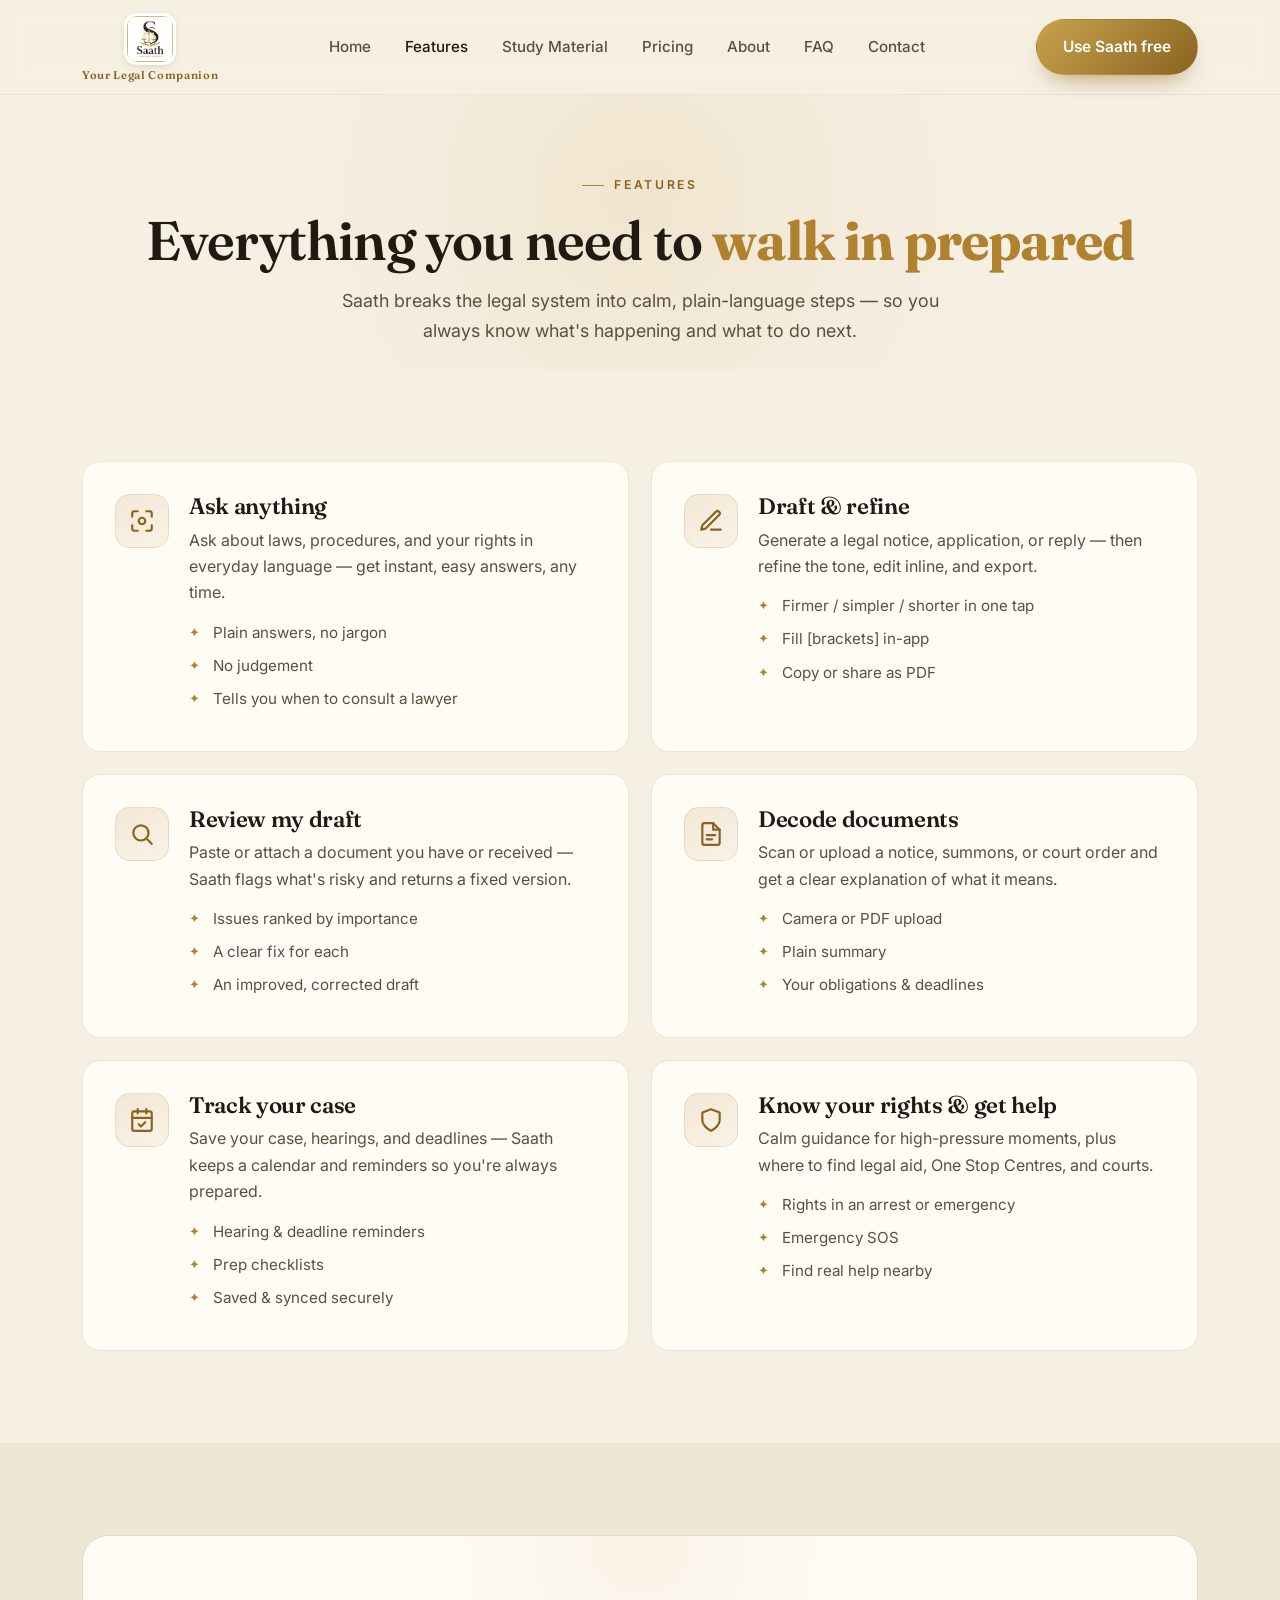
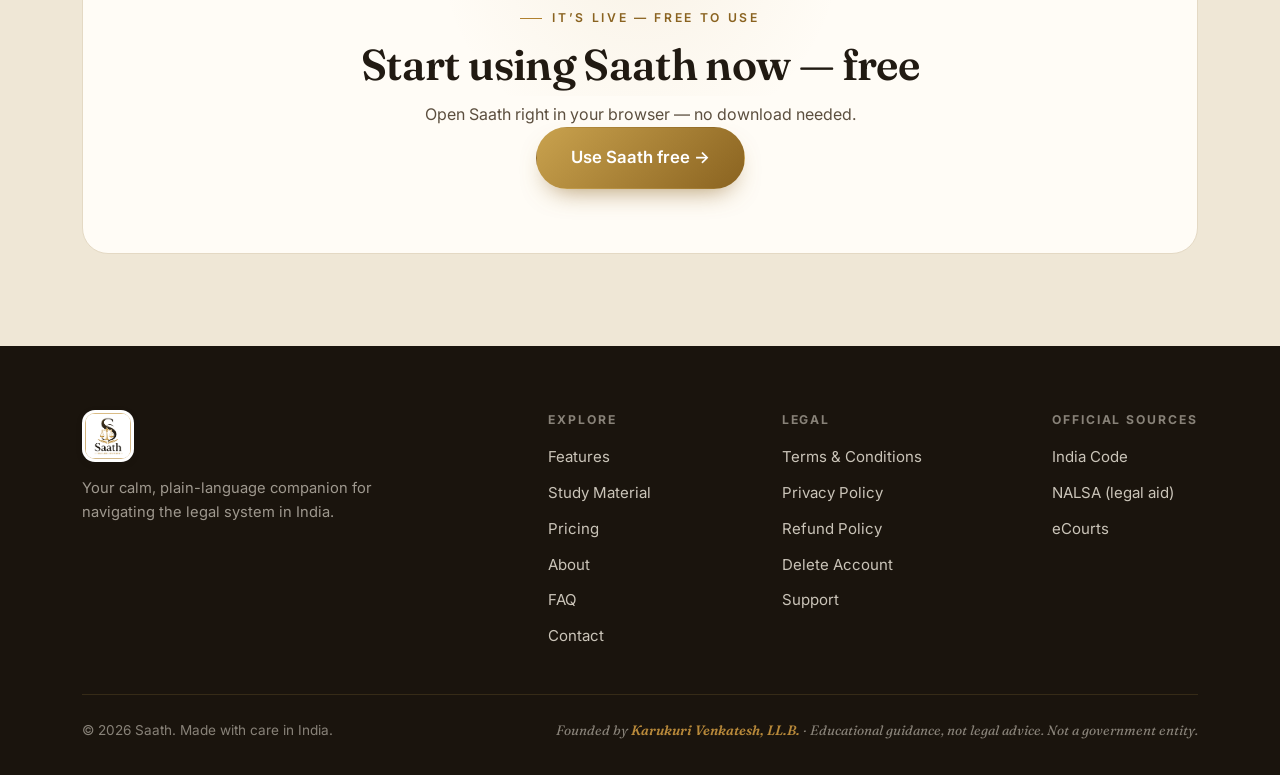
<file: features.html>
<!doctype html>
<html lang="en">
<head>
  <meta charset="utf-8" />
  <meta name="viewport" content="width=device-width, initial-scale=1" />
  <title>Features — Saath</title>
  <meta name="description" content="Everything Saath does: ask questions, draft & refine, review a draft, decode documents, track your case, and know your rights — in plain language." />
  <link rel="icon" href="assets/icon.png" />
  <link rel="preconnect" href="https://fonts.googleapis.com" />
  <link rel="preconnect" href="https://fonts.gstatic.com" crossorigin />
  <link href="https://fonts.googleapis.com/css2?family=Fraunces:ital,opsz,wght@0,9..144,500;0,9..144,600;0,9..144,700;1,9..144,500&family=Inter:wght@400;500;600&display=swap" rel="stylesheet" />
  <link rel="stylesheet" href="css/styles.css" />
</head>
<body>

  <header class="site-header">
    <div class="wrap nav">
      <a class="brand" href="index.html"><img class="logo" src="assets/logo.png" alt="Saath — Your Legal Companion" /><span class="brand-tag">Your Legal Companion</span></a>
      <nav class="nav-links">
        <a href="index.html">Home</a>
        <a href="features.html" class="active">Features</a>
        <a href="study.html">Study Material</a>
        <a href="pricing.html">Pricing</a><a href="about.html">About</a>
        <a href="faq.html">FAQ</a>
        <a href="contact.html">Contact</a>
      </nav>
      <a href="https://app.saathlegal.com" class="btn btn-gold">Use Saath free</a>
      <button class="nav-toggle" aria-label="Menu"><span></span><span></span><span></span></button>
    </div>
  </header>

  <section class="page-hero">
    <div class="wrap">
      <span class="eyebrow center">Features</span>
      <h1>Everything you need to <span class="em">walk in prepared</span></h1>
      <p>Saath breaks the legal system into calm, plain-language steps — so you always know what's happening and what to do next.</p>
    </div>
  </section>

  <section class="section">
    <div class="wrap">
      <div class="frows">
        <div class="frow">
          <div class="ic"><svg viewBox="0 0 24 24" fill="none" stroke="currentColor" stroke-width="2" stroke-linecap="round" stroke-linejoin="round"><path d="M8 3H5a2 2 0 0 0-2 2v3m18 0V5a2 2 0 0 0-2-2h-3M3 16v3a2 2 0 0 0 2 2h3m8 0h3a2 2 0 0 0 2-2v-3"/><circle cx="12" cy="12" r="3"/></svg></div>
          <div>
            <h3>Ask anything</h3>
            <p>Ask about laws, procedures, and your rights in everyday language — get instant, easy answers, any time.</p>
            <ul class="flist"><li>Plain answers, no jargon</li><li>No judgement</li><li>Tells you when to consult a lawyer</li></ul>
          </div>
        </div>
        <div class="frow">
          <div class="ic"><svg viewBox="0 0 24 24" fill="none" stroke="currentColor" stroke-width="2" stroke-linecap="round" stroke-linejoin="round"><path d="M12 20h9"/><path d="M16.5 3.5a2.1 2.1 0 0 1 3 3L7 19l-4 1 1-4Z"/></svg></div>
          <div>
            <h3>Draft &amp; refine</h3>
            <p>Generate a legal notice, application, or reply — then refine the tone, edit inline, and export.</p>
            <ul class="flist"><li>Firmer / simpler / shorter in one tap</li><li>Fill [brackets] in-app</li><li>Copy or share as PDF</li></ul>
          </div>
        </div>
        <div class="frow">
          <div class="ic"><svg viewBox="0 0 24 24" fill="none" stroke="currentColor" stroke-width="2" stroke-linecap="round" stroke-linejoin="round"><circle cx="11" cy="11" r="7"/><path d="m21 21-4-4"/></svg></div>
          <div>
            <h3>Review my draft</h3>
            <p>Paste or attach a document you have or received — Saath flags what's risky and returns a fixed version.</p>
            <ul class="flist"><li>Issues ranked by importance</li><li>A clear fix for each</li><li>An improved, corrected draft</li></ul>
          </div>
        </div>
        <div class="frow">
          <div class="ic"><svg viewBox="0 0 24 24" fill="none" stroke="currentColor" stroke-width="2" stroke-linecap="round" stroke-linejoin="round"><path d="M14 2H6a2 2 0 0 0-2 2v16a2 2 0 0 0 2 2h12a2 2 0 0 0 2-2V8Z"/><path d="M14 2v6h6"/><path d="M8 13h8M8 17h5"/></svg></div>
          <div>
            <h3>Decode documents</h3>
            <p>Scan or upload a notice, summons, or court order and get a clear explanation of what it means.</p>
            <ul class="flist"><li>Camera or PDF upload</li><li>Plain summary</li><li>Your obligations &amp; deadlines</li></ul>
          </div>
        </div>
        <div class="frow">
          <div class="ic"><svg viewBox="0 0 24 24" fill="none" stroke="currentColor" stroke-width="2" stroke-linecap="round" stroke-linejoin="round"><rect x="3" y="4" width="18" height="18" rx="2"/><path d="M16 2v4M8 2v4M3 10h18"/><path d="m9 16 2 2 4-4"/></svg></div>
          <div>
            <h3>Track your case</h3>
            <p>Save your case, hearings, and deadlines — Saath keeps a calendar and reminders so you're always prepared.</p>
            <ul class="flist"><li>Hearing &amp; deadline reminders</li><li>Prep checklists</li><li>Saved &amp; synced securely</li></ul>
          </div>
        </div>
        <div class="frow">
          <div class="ic"><svg viewBox="0 0 24 24" fill="none" stroke="currentColor" stroke-width="2" stroke-linecap="round" stroke-linejoin="round"><path d="M12 22s8-4 8-10V5l-8-3-8 3v7c0 6 8 10 8 10Z"/></svg></div>
          <div>
            <h3>Know your rights &amp; get help</h3>
            <p>Calm guidance for high-pressure moments, plus where to find legal aid, One Stop Centres, and courts.</p>
            <ul class="flist"><li>Rights in an arrest or emergency</li><li>Emergency SOS</li><li>Find real help nearby</li></ul>
          </div>
        </div>
      </div>
    </div>
  </section>

  <section class="section band" id="waitlist">
    <div class="wrap">
      <div class="cta-card" style="box-shadow:none">
        <span class="eyebrow center">It’s live — free to use</span>
        <h2>Start using Saath now — free</h2>
        <p>Open Saath right in your browser — no download needed.</p>
        <a href="https://app.saathlegal.com" class="btn btn-gold btn-lg">Use Saath free →</a>
      </div>
    </div>
  </section>

  <footer class="site-footer">
    <div class="wrap">
      <div class="footer-grid">
        <div class="footer-brand">
          <a class="brand" href="index.html"><img class="logo" src="assets/logo.png" alt="Saath" /></a>
          <p>Your calm, plain-language companion for navigating the legal system in India.</p>
        </div>
        <div class="footer-col"><h4>Explore</h4><a href="features.html">Features</a><a href="study.html">Study Material</a><a href="pricing.html">Pricing</a><a href="about.html">About</a><a href="faq.html">FAQ</a><a href="contact.html">Contact</a></div>
        <div class="footer-col"><h4>Legal</h4><a href="legal/terms.html" target="_blank" rel="noopener">Terms &amp; Conditions</a><a href="legal/privacy.html" target="_blank" rel="noopener">Privacy Policy</a><a href="legal/refunds.html" target="_blank" rel="noopener">Refund Policy</a><a href="https://venkatesh619.github.io/saath-privacy/delete-account.html" target="_blank" rel="noopener">Delete Account</a><a href="contact.html">Support</a></div>
        <div class="footer-col"><h4>Official sources</h4><a href="https://www.indiacode.nic.in" target="_blank" rel="noopener">India Code</a><a href="https://nalsa.gov.in" target="_blank" rel="noopener">NALSA (legal aid)</a><a href="https://ecourts.gov.in" target="_blank" rel="noopener">eCourts</a></div>
      </div>
      <div class="footer-bottom">
        <p>© <span id="year">2026</span> Saath. Made with care in India.</p>
        <p class="disc">Founded by <a href="https://www.linkedin.com/in/venkatesh-karukuri/" target="_blank" rel="noopener" style="color:#B8893A;font-weight:600;text-decoration:none">Karukuri Venkatesh, LL.B.</a> &middot; Educational guidance, not legal advice. Not a government entity.</p>
      </div>
    </div>
  </footer>

  <script src="js/main.js"></script>
</body>
</html>
</file>
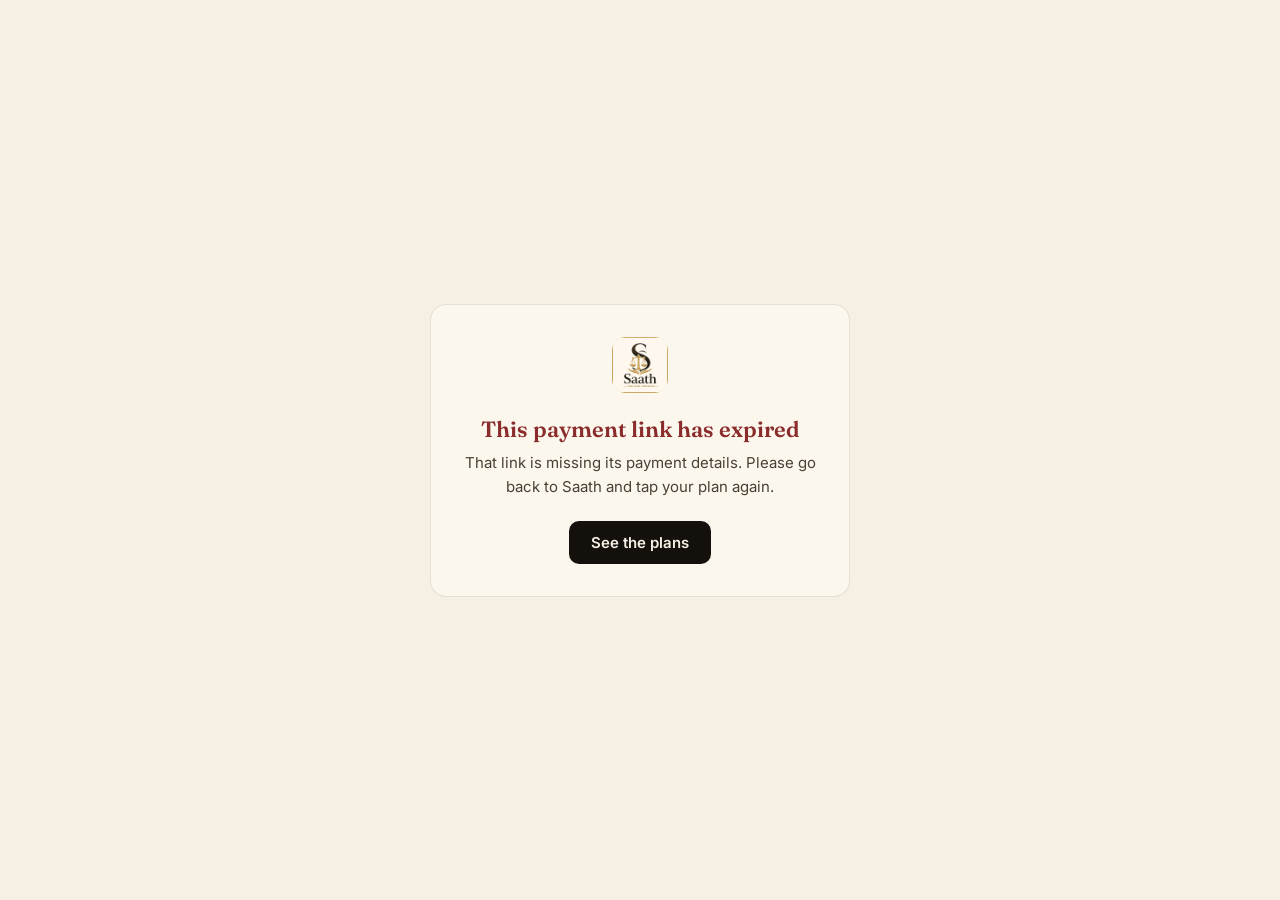
<file: pay.html>
<!doctype html>
<html lang="en">
<head>
  <meta charset="utf-8" />
  <meta name="viewport" content="width=device-width, initial-scale=1" />
  <title>Payment — Saath</title>
  <meta name="robots" content="noindex" />
  <link rel="icon" href="assets/icon.png" />
  <link rel="preconnect" href="https://fonts.googleapis.com" />
  <link rel="preconnect" href="https://fonts.gstatic.com" crossorigin />
  <link href="https://fonts.googleapis.com/css2?family=Fraunces:opsz,wght@9..144,600&family=Inter:wght@400;500;600&display=swap" rel="stylesheet" />
  <style>
    /*
      Deliberately standalone — no shared stylesheet, no nav, no footer.
      This page is a doorway the Saath app opens in a browser tab, and the
      less there is on it, the less there is to fail between tapping Pay and
      Cashfree taking over.

      It holds NO account information and needs no login. All it receives is
      a payment session id, which the Saath server has already created for a
      signed-in account. Nothing here decides who gets Premium — the server
      does that when Cashfree reports the payment.
    */
    :root { --ink:#14110D; --soft:#4A3F35; --faint:#8A7C6E; --gold:#B8893A; --parchment:#F5EFE4; --paper:#FBF7ED; }
    * { box-sizing: border-box; }
    body {
      margin: 0; min-height: 100vh; background: var(--parchment); color: var(--ink);
      font-family: Inter, -apple-system, system-ui, sans-serif;
      display: flex; align-items: center; justify-content: center; padding: 24px;
    }
    .card {
      background: var(--paper); border: 1px solid rgba(20,17,13,0.1); border-radius: 16px;
      padding: 32px 26px; max-width: 420px; width: 100%; text-align: center;
    }
    img.logo { width: 56px; height: 56px; border-radius: 14px; margin-bottom: 18px; }
    h1 { font-family: Fraunces, Georgia, serif; font-size: 22px; margin: 0 0 8px; font-weight: 600; }
    p { color: var(--soft); font-size: 15px; line-height: 1.6; margin: 0 0 6px; }
    .fine { color: var(--faint); font-size: 13px; margin-top: 18px; }
    .spinner {
      width: 26px; height: 26px; margin: 22px auto 4px; border-radius: 50%;
      border: 3px solid rgba(184,137,58,0.25); border-top-color: var(--gold);
      animation: spin .9s linear infinite;
    }
    @keyframes spin { to { transform: rotate(360deg); } }
    @media (prefers-reduced-motion: reduce) { .spinner { animation-duration: 3s; } }
    .err { display: none; }
    .err h1 { color: #8B2C2C; }
    a.btn {
      display: inline-block; margin-top: 16px; background: var(--ink); color: var(--parchment);
      text-decoration: none; padding: 12px 22px; border-radius: 10px; font-weight: 600; font-size: 15px;
    }
  </style>
</head>
<body>
  <div class="card">
    <img class="logo" src="assets/icon.png" alt="" />

    <div id="loading">
      <h1>Opening secure payment…</h1>
      <p>Cashfree is taking over from here.</p>
      <div class="spinner" role="status" aria-label="Loading"></div>
      <p class="fine">Please don't close this tab.</p>
    </div>

    <div id="error" class="err">
      <h1>This payment link has expired</h1>
      <p id="errmsg">Please go back to Saath and tap your plan again.</p>
      <a class="btn" href="pricing.html">See the plans</a>
    </div>
  </div>

  <script src="https://sdk.cashfree.com/js/v3/cashfree.js"></script>
  <script>
    (function () {
      function fail(msg) {
        document.getElementById('loading').style.display = 'none';
        var e = document.getElementById('error');
        e.style.display = 'block';
        if (msg) document.getElementById('errmsg').textContent = msg;
      }

      // The session id travels in the URL FRAGMENT, not the query string.
      // A fragment is never sent to the web server and stays out of server
      // logs and referrer headers. It is short-lived and single-purpose, but
      // there is no reason to write it down anywhere it doesn't need to be.
      var params = new URLSearchParams((location.hash || '').replace(/^#/, ''));
      var session = params.get('session');
      var mode = params.get('mode') === 'production' ? 'production' : 'sandbox';

      if (!session) {
        fail('That link is missing its payment details. Please go back to Saath and tap your plan again.');
        return;
      }
      if (typeof Cashfree !== 'function') {
        fail('The payment service could not be reached. Please check your connection and try again.');
        return;
      }

      try {
        Cashfree({ mode: mode }).checkout({
          paymentSessionId: session,
          redirectTarget: '_self'
        }).then(function (r) {
          // Cashfree resolves with an error object rather than rejecting when
          // the session is stale, so a resolved promise is not success.
          if (r && r.error) fail(r.error.message || undefined);
        }).catch(function (err) {
          fail(err && err.message ? err.message : undefined);
        });
      } catch (err) {
        fail();
      }
    })();
  </script>
</body>
</html>
</file>
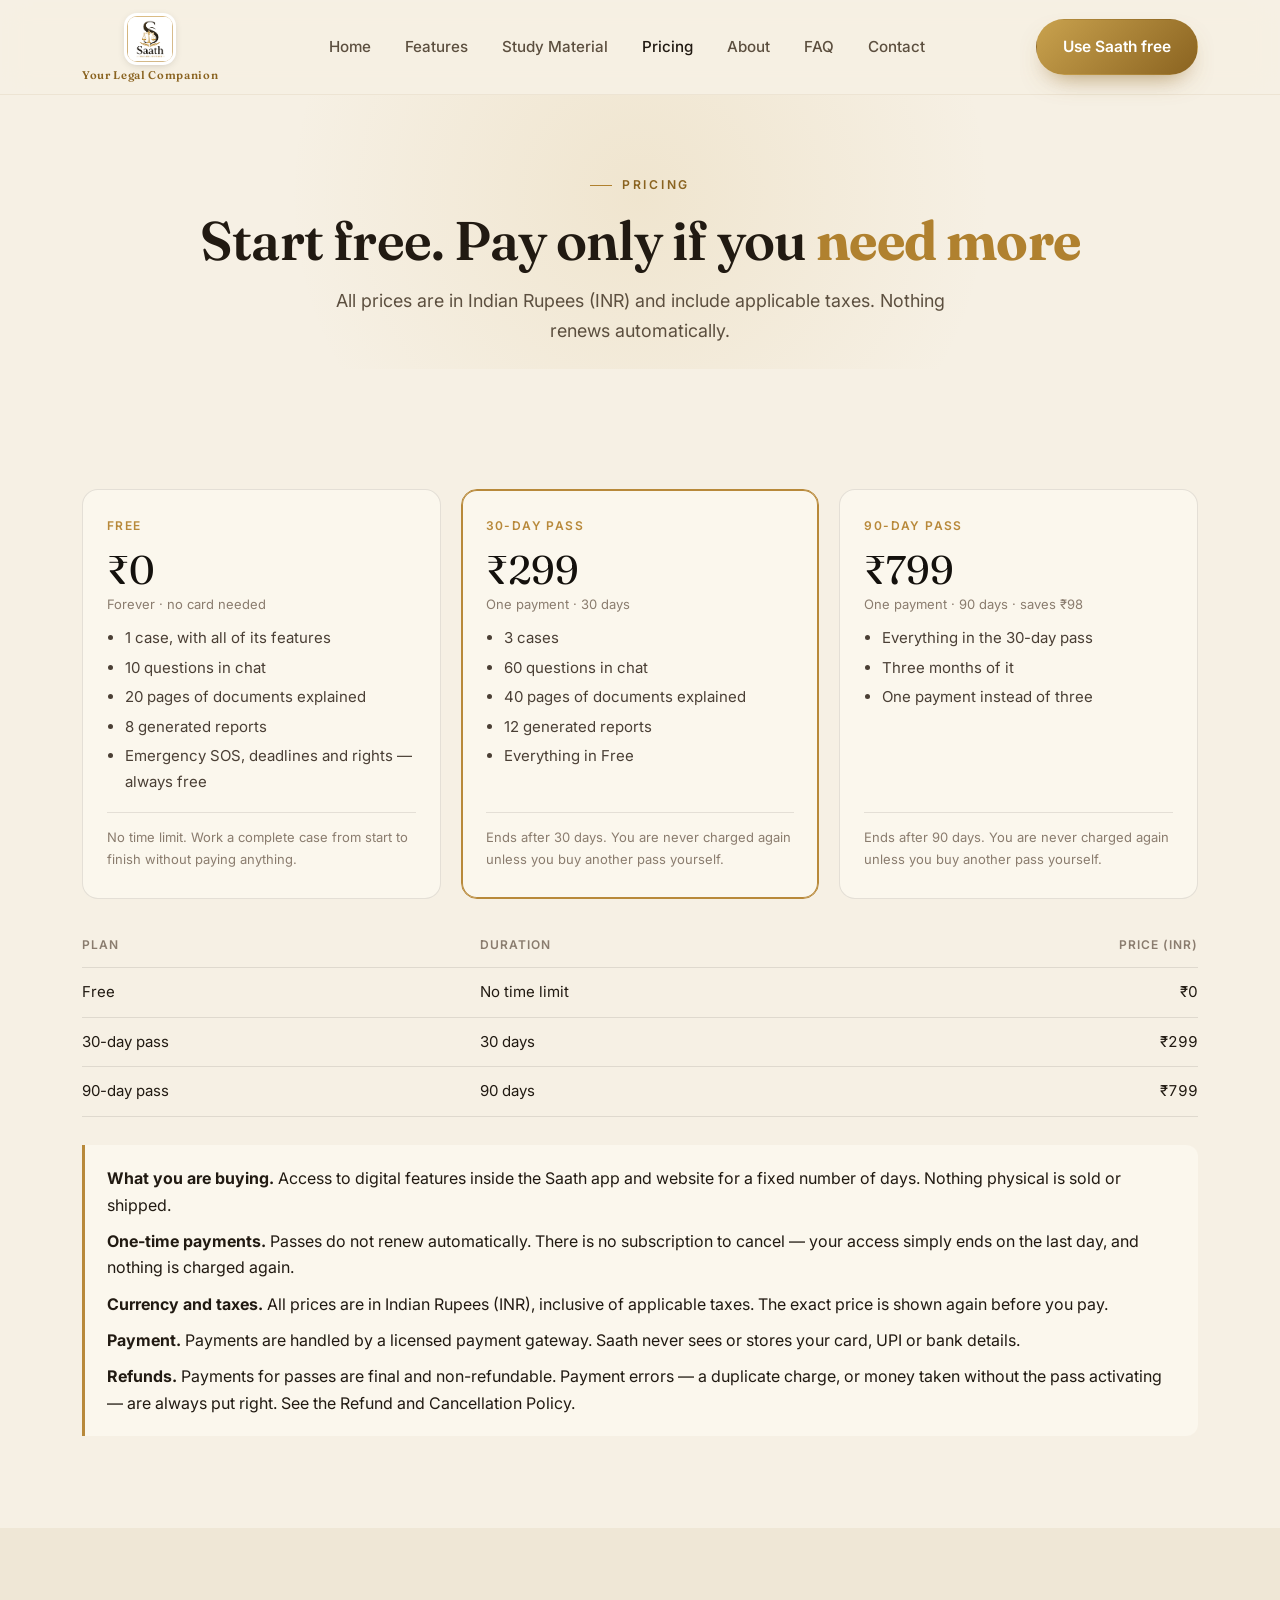
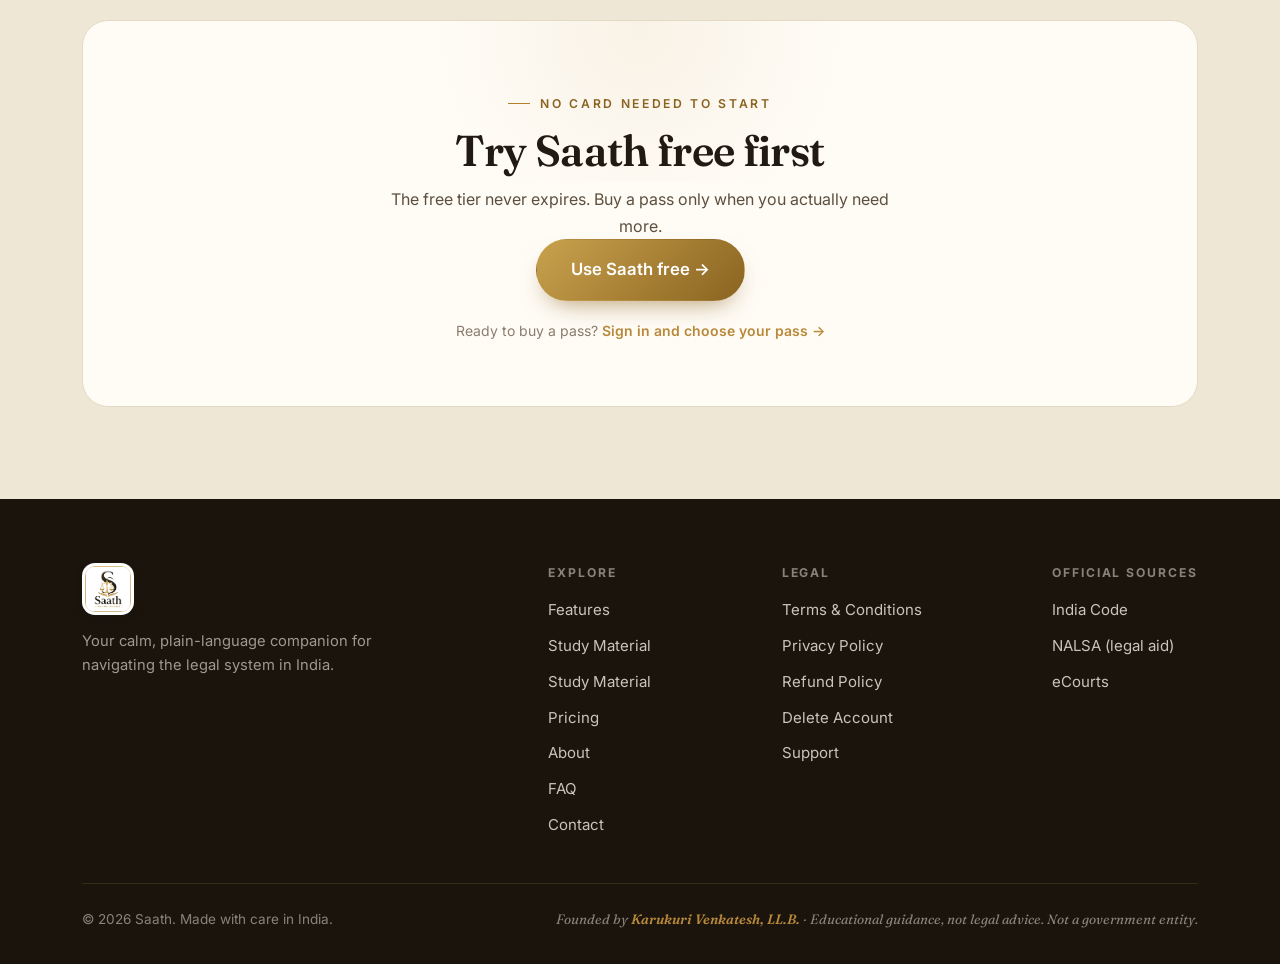
<file: pricing.html>
<!doctype html>
<html lang="en">
<head>
  <meta charset="utf-8" />
  <meta name="viewport" content="width=device-width, initial-scale=1" />
  <title>Pricing — Saath</title>
  <meta name="description" content="Saath pricing in Indian Rupees. A free tier that never expires, and 30-day or 90-day passes at ₹299 and ₹799. One-time payments — nothing renews automatically." />
  <link rel="icon" href="assets/icon.png" />
  <link rel="preconnect" href="https://fonts.googleapis.com" />
  <link rel="preconnect" href="https://fonts.gstatic.com" crossorigin />
  <link href="https://fonts.googleapis.com/css2?family=Fraunces:ital,opsz,wght@0,9..144,500;0,9..144,600;0,9..144,700;1,9..144,500&family=Inter:wght@400;500;600&display=swap" rel="stylesheet" />
  <link rel="stylesheet" href="css/styles.css" />
  <style>
    /* Scoped to this page so nothing here can disturb the shared stylesheet. */
    .plans { display: grid; grid-template-columns: repeat(auto-fit, minmax(260px, 1fr)); gap: 20px; margin-top: 28px; }
    .plan { background: #FBF7ED; border: 1px solid rgba(20,17,13,0.1); border-radius: 16px; padding: 26px 24px 28px; display: flex; flex-direction: column; gap: 14px; }
    .plan.featured { border-color: #B8893A; box-shadow: 0 0 0 1px #B8893A inset; }
    .plan-name { font-size: 12px; letter-spacing: 1.4px; text-transform: uppercase; color: #B8893A; font-weight: 600; margin: 0; }
    .plan-price { font-family: Fraunces, Georgia, serif; font-size: 40px; line-height: 1; margin: 0; color: #14110D; }
    .plan-price .per { display: block; font-family: Inter, sans-serif; font-size: 13px; font-weight: 400; color: #8A7C6E; margin-top: 8px; letter-spacing: 0; }
    .plan ul { margin: 0; padding-left: 18px; color: #4A3F35; font-size: 15px; line-height: 1.7; flex: 1; }
    .plan ul li { margin-bottom: 4px; }
    .plan-note { font-size: 13px; color: #8A7C6E; border-top: 1px solid rgba(20,17,13,0.1); padding-top: 14px; margin: 0; }
    .price-table { width: 100%; border-collapse: collapse; margin-top: 24px; font-size: 15px; }
    .price-table th, .price-table td { text-align: left; padding: 12px 14px 12px 0; border-bottom: 1px solid rgba(20,17,13,0.1); }
    .price-table th { font-size: 12px; letter-spacing: 1px; text-transform: uppercase; color: #8A7C6E; font-weight: 600; }
    .price-table td.num, .price-table th.num { text-align: right; padding-right: 0; white-space: nowrap; font-variant-numeric: tabular-nums; }
    .table-scroll { overflow-x: auto; }
    .keyfacts { background: #FBF7ED; border-left: 3px solid #B8893A; border-radius: 0 12px 12px 0; padding: 20px 22px; margin-top: 28px; }
    .keyfacts p { margin: 0 0 10px; }
    .keyfacts p:last-child { margin-bottom: 0; }
  </style>
</head>
<body>

  <header class="site-header">
    <div class="wrap nav">
      <a class="brand" href="index.html"><img class="logo" src="assets/logo.png" alt="Saath — Your Legal Companion" /><span class="brand-tag">Your Legal Companion</span></a>
      <nav class="nav-links">
        <a href="index.html">Home</a>
        <a href="features.html">Features</a>
        <a href="study.html">Study Material</a>
        <a href="pricing.html" class="active">Pricing</a>
        <a href="about.html">About</a>
        <a href="faq.html">FAQ</a>
        <a href="contact.html">Contact</a>
      </nav>
      <a href="https://app.saathlegal.com" class="btn btn-gold">Use Saath free</a>
      <button class="nav-toggle" aria-label="Menu"><span></span><span></span><span></span></button>
    </div>
  </header>

  <section class="page-hero">
    <div class="wrap">
      <span class="eyebrow center">Pricing</span>
      <h1>Start free. Pay only if you <span class="em">need more</span></h1>
      <p>All prices are in Indian Rupees (INR) and include applicable taxes. Nothing renews automatically.</p>
    </div>
  </section>

  <section class="section">
    <div class="wrap">

      <div class="plans">

        <div class="plan">
          <p class="plan-name">Free</p>
          <p class="plan-price">₹0<span class="per">Forever · no card needed</span></p>
          <ul>
            <li>1 case, with all of its features</li>
            <li>10 questions in chat</li>
            <li>20 pages of documents explained</li>
            <li>8 generated reports</li>
            <li>Emergency SOS, deadlines and rights — always free</li>
          </ul>
          <p class="plan-note">No time limit. Work a complete case from start to finish without paying anything.</p>
        </div>

        <div class="plan featured">
          <p class="plan-name">30-day pass</p>
          <p class="plan-price">₹299<span class="per">One payment · 30 days</span></p>
          <ul>
            <li>3 cases</li>
            <li>60 questions in chat</li>
            <li>40 pages of documents explained</li>
            <li>12 generated reports</li>
            <li>Everything in Free</li>
          </ul>
          <p class="plan-note">Ends after 30 days. You are never charged again unless you buy another pass yourself.</p>
        </div>

        <div class="plan">
          <p class="plan-name">90-day pass</p>
          <p class="plan-price">₹799<span class="per">One payment · 90 days · saves ₹98</span></p>
          <ul>
            <li>Everything in the 30-day pass</li>
            <li>Three months of it</li>
            <li>One payment instead of three</li>
          </ul>
          <p class="plan-note">Ends after 90 days. You are never charged again unless you buy another pass yourself.</p>
        </div>

      </div>

      <div class="table-scroll">
        <table class="price-table">
          <thead>
            <tr>
              <th scope="col">Plan</th>
              <th scope="col">Duration</th>
              <th scope="col" class="num">Price (INR)</th>
            </tr>
          </thead>
          <tbody>
            <tr><td>Free</td><td>No time limit</td><td class="num">₹0</td></tr>
            <tr><td>30-day pass</td><td>30 days</td><td class="num">₹299</td></tr>
            <tr><td>90-day pass</td><td>90 days</td><td class="num">₹799</td></tr>
          </tbody>
        </table>
      </div>

      <div class="keyfacts">
        <p><strong>What you are buying.</strong> Access to digital features inside the Saath app and website for a fixed number of days. Nothing physical is sold or shipped.</p>
        <p><strong>One-time payments.</strong> Passes do not renew automatically. There is no subscription to cancel — your access simply ends on the last day, and nothing is charged again.</p>
        <p><strong>Currency and taxes.</strong> All prices are in Indian Rupees (INR), inclusive of applicable taxes. The exact price is shown again before you pay.</p>
        <p><strong>Payment.</strong> Payments are handled by a licensed payment gateway. Saath never sees or stores your card, UPI or bank details.</p>
        <p><strong>Refunds.</strong> Payments for passes are final and non-refundable. Payment errors — a duplicate charge, or money taken without the pass activating — are always put right. See the <a href="legal/refunds.html" target="_blank" rel="noopener">Refund and Cancellation Policy</a>.</p>
      </div>

    </div>
  </section>

  <section class="section band">
    <div class="wrap">
      <div class="cta-card" style="box-shadow:none">
        <span class="eyebrow center">No card needed to start</span>
        <h2>Try Saath free first</h2>
        <p>The free tier never expires. Buy a pass only when you actually need more.</p>
        <a href="https://app.saathlegal.com" class="btn btn-gold btn-lg">Use Saath free →</a>
        <!-- The one way to actually buy from this page. It goes through the
             app's upgrade screen rather than straight to a checkout, because
             a pass has to attach to a signed-in account — otherwise there is
             nothing to switch Premium on for. -->
        <p style="margin-top:18px;font-size:14px;color:#8A7C6E">
          Ready to buy a pass?
          <a href="https://app.saathlegal.com/upgrade" style="color:#B8893A;font-weight:600">
            Sign in and choose your pass →
          </a>
        </p>
      </div>
    </div>
  </section>

  <footer class="site-footer">
    <div class="wrap">
      <div class="footer-grid">
        <div class="footer-brand">
          <a class="brand" href="index.html"><img class="logo" src="assets/logo.png" alt="Saath" /></a>
          <p>Your calm, plain-language companion for navigating the legal system in India.</p>
        </div>
        <div class="footer-col"><h4>Explore</h4><a href="features.html">Features</a><a href="study.html">Study Material</a><a href="study.html">Study Material</a>
        <a href="pricing.html">Pricing</a><a href="about.html">About</a><a href="faq.html">FAQ</a><a href="contact.html">Contact</a></div>
        <div class="footer-col"><h4>Legal</h4><a href="legal/terms.html" target="_blank" rel="noopener">Terms &amp; Conditions</a><a href="legal/privacy.html" target="_blank" rel="noopener">Privacy Policy</a><a href="legal/refunds.html" target="_blank" rel="noopener">Refund Policy</a><a href="https://venkatesh619.github.io/saath-privacy/delete-account.html" target="_blank" rel="noopener">Delete Account</a><a href="contact.html">Support</a></div>
        <div class="footer-col"><h4>Official sources</h4><a href="https://www.indiacode.nic.in" target="_blank" rel="noopener">India Code</a><a href="https://nalsa.gov.in" target="_blank" rel="noopener">NALSA (legal aid)</a><a href="https://ecourts.gov.in" target="_blank" rel="noopener">eCourts</a></div>
      </div>
      <div class="footer-bottom">
        <p>© <span id="year">2026</span> Saath. Made with care in India.</p>
        <p class="disc">Founded by <a href="https://www.linkedin.com/in/venkatesh-karukuri/" target="_blank" rel="noopener" style="color:#B8893A;font-weight:600;text-decoration:none">Karukuri Venkatesh, LL.B.</a> &middot; Educational guidance, not legal advice. Not a government entity.</p>
      </div>
    </div>
  </footer>

  <script src="js/main.js"></script>
</body>
</html>
</file>
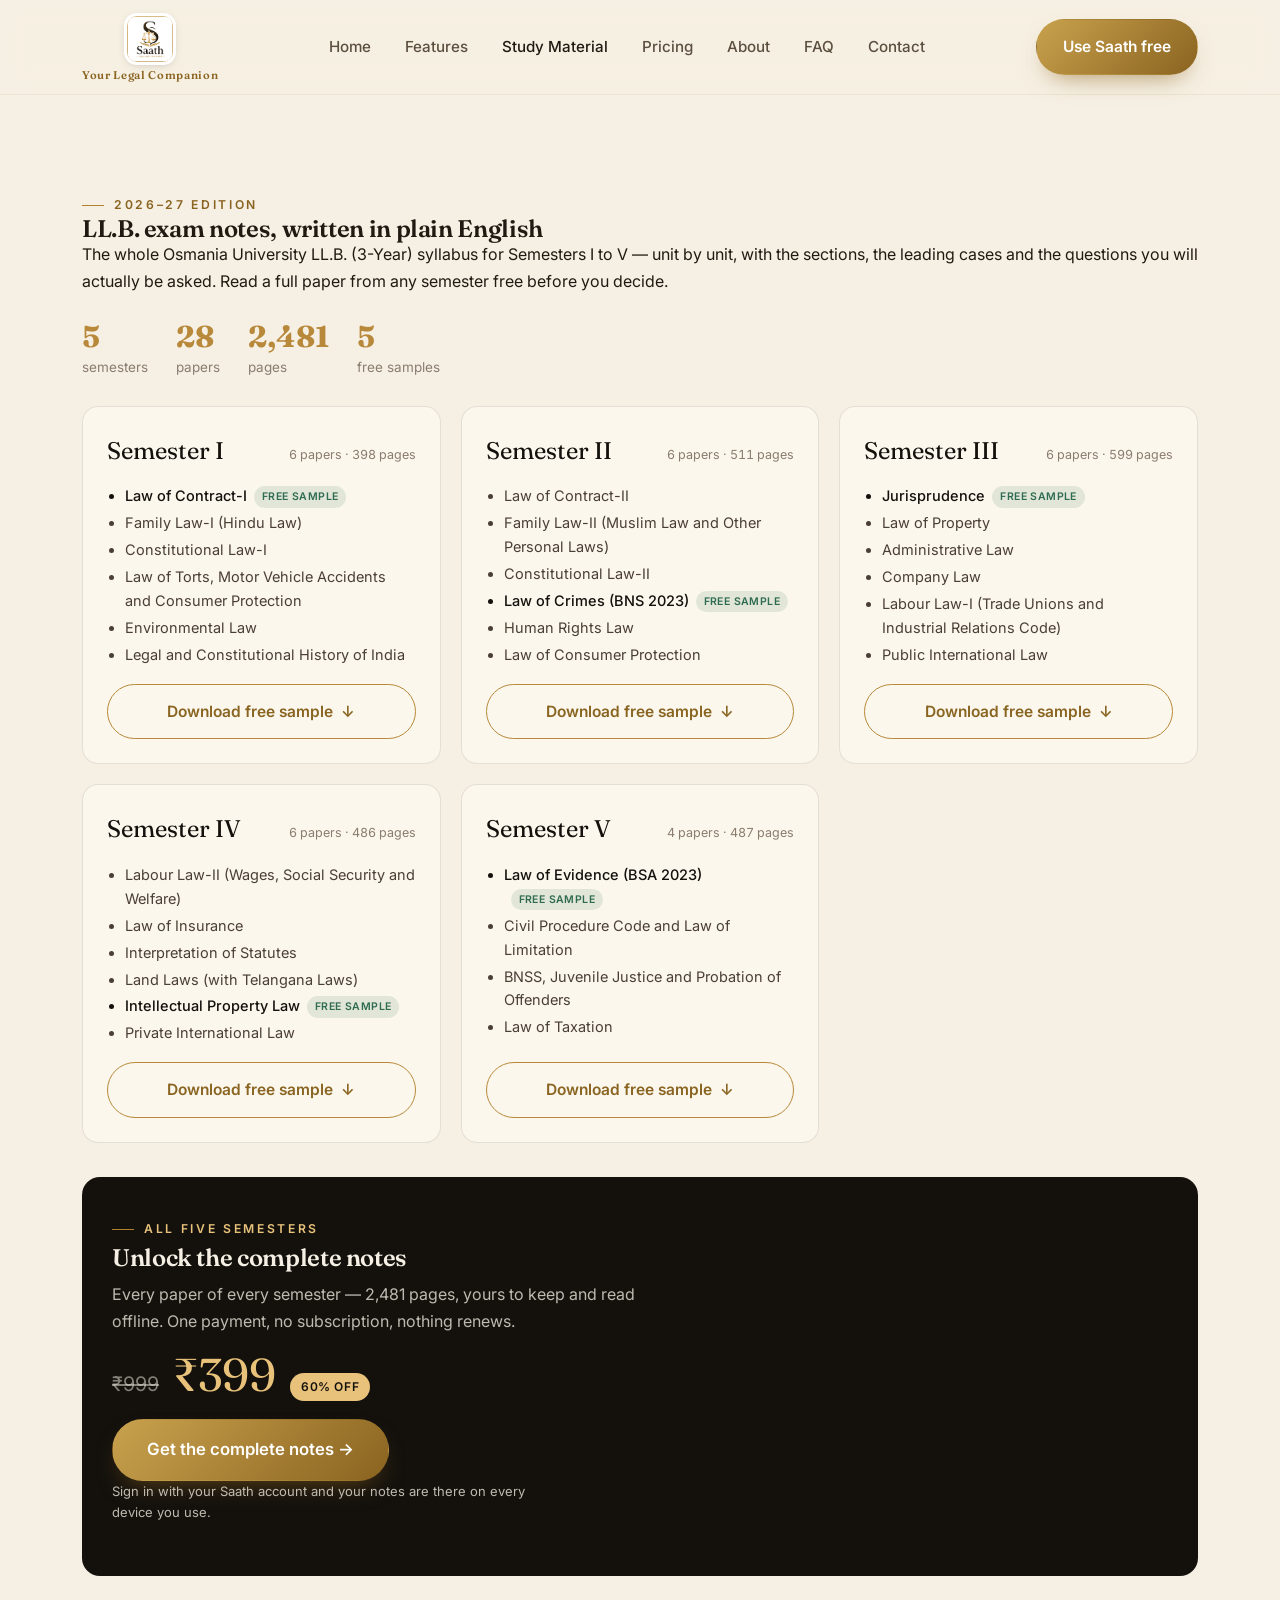
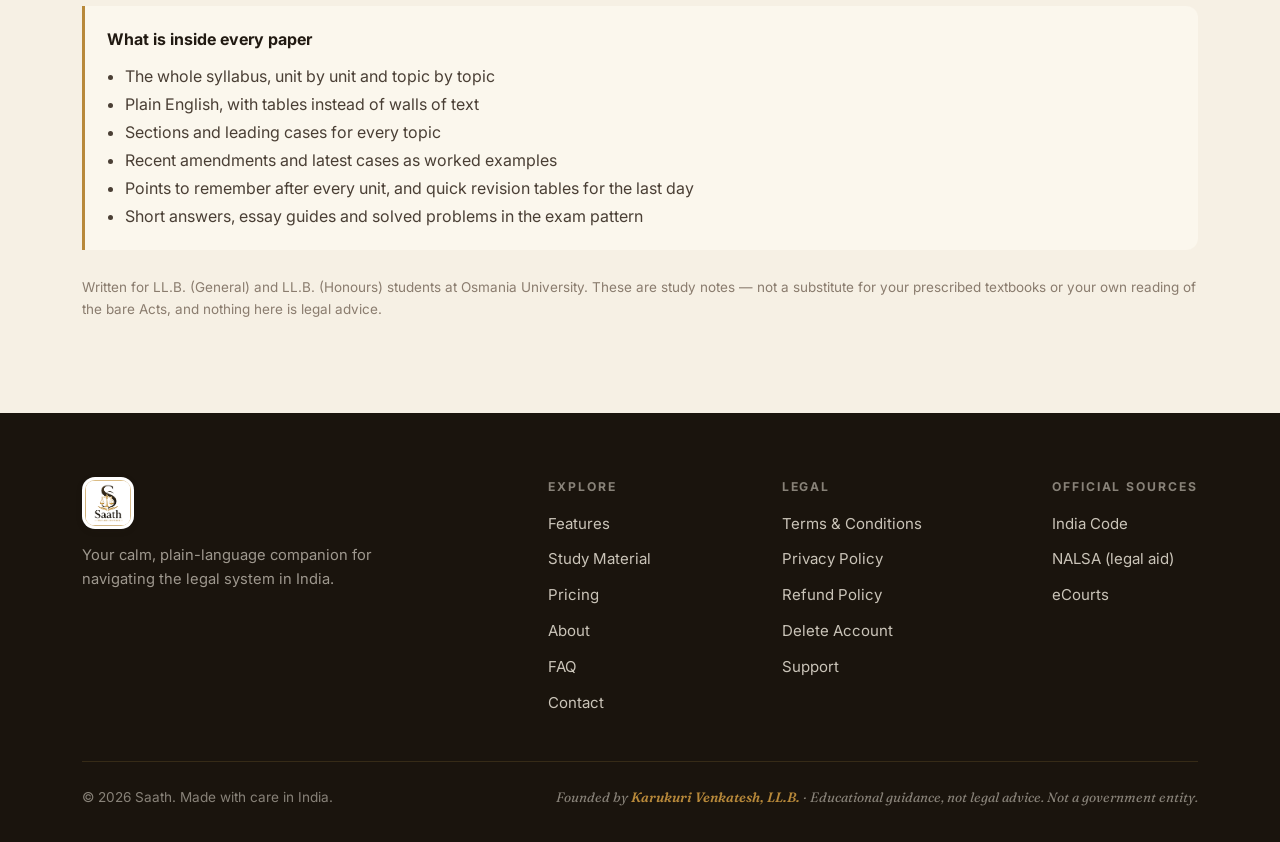
<file: study.html>
<!doctype html>
<html lang="en">
<head>
  <meta charset="utf-8" />
  <meta name="viewport" content="width=device-width, initial-scale=1" />
  <title>LL.B. Study Material &mdash; Osmania University Exam Notes | Saath</title>
  <meta name="description" content="Exam notes for Osmania University LL.B. (3-Year) Semesters I to V. 28 papers, 2,481 pages in plain English. Free sample from every semester. All five semesters for Rs 399." />
  <link rel="canonical" href="https://www.saathlegal.com/study.html" />
  <link rel="icon" href="assets/icon.png" />
  <link rel="preconnect" href="https://fonts.googleapis.com" />
  <link rel="preconnect" href="https://fonts.gstatic.com" crossorigin />
  <link href="https://fonts.googleapis.com/css2?family=Fraunces:ital,opsz,wght@0,9..144,500;0,9..144,600;0,9..144,700;1,9..144,500&amp;family=Inter:wght@400;500;600&amp;display=swap" rel="stylesheet" />
  <link rel="stylesheet" href="css/styles.css" />
  <style>
    /* Scoped to this page so nothing here can disturb the shared stylesheet. */
    .sems { display: grid; grid-template-columns: repeat(auto-fit, minmax(290px, 1fr)); gap: 20px; margin-top: 26px; }
    .sem { background: #FBF7ED; border: 1px solid rgba(20,17,13,0.1); border-radius: 16px; padding: 24px; display: flex; flex-direction: column; gap: 14px; }
    .sem-head { display: flex; align-items: baseline; justify-content: space-between; gap: 10px; flex-wrap: wrap; }
    .sem-num { font-family: Fraunces, Georgia, serif; font-size: 24px; margin: 0; color: #14110D; }
    .sem-meta { font-size: 12.5px; color: #8A7C6E; margin: 0; white-space: nowrap; font-variant-numeric: tabular-nums; }
    .sem-papers { margin: 0; padding-left: 18px; color: #4A3F35; font-size: 14.5px; line-height: 1.65; flex: 1; }
    .sem-papers li { margin-bottom: 3px; }
    .sem-papers li.free { color: #14110D; font-weight: 500; }
    .tag { display: inline-block; margin-left: 7px; font-size: 10.5px; font-weight: 600; letter-spacing: 0.4px;
           text-transform: uppercase; color: #2E6B4F; background: rgba(46,107,79,0.12);
           border-radius: 999px; padding: 2px 8px; vertical-align: 1px; }
    .btn-ghost { background: transparent; border: 1px solid #B8893A; color: #8A6522; }
    .sem-dl { text-align: center; }
    .figures { display: flex; flex-wrap: wrap; gap: 28px; margin-top: 26px; }
    .figure b { display: block; font-family: Fraunces, Georgia, serif; font-size: 30px; color: #B8893A; line-height: 1.1; }
    .figure span { font-size: 13.5px; color: #8A7C6E; }
    .unlock { background: #14110D; border-radius: 18px; padding: 34px 30px; margin-top: 34px; color: #F5EFE4; }
    .unlock h2 { color: #F5EFE4; margin: 6px 0 10px; }
    .unlock p { color: rgba(245,239,228,0.76); margin: 0 0 18px; max-width: 54ch; }
    .price-row { display: flex; align-items: baseline; gap: 14px; flex-wrap: wrap; margin-bottom: 18px; }
    .price-was { font-size: 20px; color: rgba(245,239,228,0.5); text-decoration: line-through; }
    .price-now { font-family: Fraunces, Georgia, serif; font-size: 46px; line-height: 1; color: #E8C27A; }
    .price-off { font-size: 12px; font-weight: 600; letter-spacing: 0.6px; text-transform: uppercase;
                 color: #14110D; background: #E8C27A; border-radius: 999px; padding: 4px 11px; }
    .unlock-note { font-size: 13px; color: rgba(245,239,228,0.55); margin: 14px 0 0; }
    .inside { background: #FBF7ED; border-left: 3px solid #B8893A; border-radius: 0 12px 12px 0; padding: 20px 22px; margin-top: 30px; }
    .inside ul { margin: 10px 0 0; padding-left: 18px; color: #4A3F35; line-height: 1.75; }
    .note { font-size: 13.5px; color: #8A7C6E; margin-top: 26px; }
  </style>
</head>
<body>
  <header class="site-header">
    <div class="wrap nav">
      <a class="brand" href="index.html"><img class="logo" src="assets/logo.png" alt="Saath &mdash; Your Legal Companion" /><span class="brand-tag">Your Legal Companion</span></a>
      <nav class="nav-links">
        <a href="index.html">Home</a>
        <a href="features.html">Features</a>
        <a href="study.html" class="active">Study Material</a>
        <a href="pricing.html">Pricing</a>
        <a href="about.html">About</a>
        <a href="faq.html">FAQ</a>
        <a href="contact.html">Contact</a>
      </nav>
      <a href="https://app.saathlegal.com" class="btn btn-gold">Use Saath free</a>
      <button class="nav-toggle" aria-label="Menu"><span></span><span></span><span></span></button>
    </div>
  </header>

  <section class="section">
    <div class="wrap">
      <span class="eyebrow">2026&ndash;27 edition</span>
      <h1>LL.B. exam notes, written in plain English</h1>
      <p class="lede">
        The whole Osmania University LL.B. (3-Year) syllabus for Semesters I to V &mdash; unit by unit,
        with the sections, the leading cases and the questions you will actually be asked.
        Read a full paper from any semester free before you decide.
      </p>

      <div class="figures">
        <div class="figure"><b>5</b><span>semesters</span></div>
        <div class="figure"><b>28</b><span>papers</span></div>
        <div class="figure"><b>2,481</b><span>pages</span></div>
        <div class="figure"><b>5</b><span>free samples</span></div>
      </div>

      <div class="sems">
        <article class="sem">
          <div class="sem-head">
            <p class="sem-num">Semester I</p>
            <p class="sem-meta">6 papers &middot; 398 pages</p>
          </div>
          <ul class="sem-papers">
            <li class="free">Law of Contract-I<span class="tag">free sample</span></li>
            <li>Family Law-I (Hindu Law)</li>
            <li>Constitutional Law-I</li>
            <li>Law of Torts, Motor Vehicle Accidents and Consumer Protection</li>
            <li>Environmental Law</li>
            <li>Legal and Constitutional History of India</li>
          </ul>
          <a class="btn btn-ghost sem-dl" href="study/samples/saath-llb-sem-1-sample.pdf" download>
            Download free sample &nbsp;&darr;
          </a>
        </article>
        <article class="sem">
          <div class="sem-head">
            <p class="sem-num">Semester II</p>
            <p class="sem-meta">6 papers &middot; 511 pages</p>
          </div>
          <ul class="sem-papers">
            <li>Law of Contract-II</li>
            <li>Family Law-II (Muslim Law and Other Personal Laws)</li>
            <li>Constitutional Law-II</li>
            <li class="free">Law of Crimes (BNS 2023)<span class="tag">free sample</span></li>
            <li>Human Rights Law</li>
            <li>Law of Consumer Protection</li>
          </ul>
          <a class="btn btn-ghost sem-dl" href="study/samples/saath-llb-sem-2-sample.pdf" download>
            Download free sample &nbsp;&darr;
          </a>
        </article>
        <article class="sem">
          <div class="sem-head">
            <p class="sem-num">Semester III</p>
            <p class="sem-meta">6 papers &middot; 599 pages</p>
          </div>
          <ul class="sem-papers">
            <li class="free">Jurisprudence<span class="tag">free sample</span></li>
            <li>Law of Property</li>
            <li>Administrative Law</li>
            <li>Company Law</li>
            <li>Labour Law-I (Trade Unions and Industrial Relations Code)</li>
            <li>Public International Law</li>
          </ul>
          <a class="btn btn-ghost sem-dl" href="study/samples/saath-llb-sem-3-sample.pdf" download>
            Download free sample &nbsp;&darr;
          </a>
        </article>
        <article class="sem">
          <div class="sem-head">
            <p class="sem-num">Semester IV</p>
            <p class="sem-meta">6 papers &middot; 486 pages</p>
          </div>
          <ul class="sem-papers">
            <li>Labour Law-II (Wages, Social Security and Welfare)</li>
            <li>Law of Insurance</li>
            <li>Interpretation of Statutes</li>
            <li>Land Laws (with Telangana Laws)</li>
            <li class="free">Intellectual Property Law<span class="tag">free sample</span></li>
            <li>Private International Law</li>
          </ul>
          <a class="btn btn-ghost sem-dl" href="study/samples/saath-llb-sem-4-sample.pdf" download>
            Download free sample &nbsp;&darr;
          </a>
        </article>
        <article class="sem">
          <div class="sem-head">
            <p class="sem-num">Semester V</p>
            <p class="sem-meta">4 papers &middot; 487 pages</p>
          </div>
          <ul class="sem-papers">
            <li class="free">Law of Evidence (BSA 2023)<span class="tag">free sample</span></li>
            <li>Civil Procedure Code and Law of Limitation</li>
            <li>BNSS, Juvenile Justice and Probation of Offenders</li>
            <li>Law of Taxation</li>
          </ul>
          <a class="btn btn-ghost sem-dl" href="study/samples/saath-llb-sem-5-sample.pdf" download>
            Download free sample &nbsp;&darr;
          </a>
        </article>
      </div>

      <div class="unlock">
        <span class="eyebrow" style="color:#E8C27A">All five semesters</span>
        <h2>Unlock the complete notes</h2>
        <p>
          Every paper of every semester &mdash; 2,481 pages, yours to keep and
          read offline. One payment, no subscription, nothing renews.
        </p>
        <div class="price-row">
          <span class="price-was">&#8377;999</span>
          <span class="price-now">&#8377;399</span>
          <span class="price-off">60% off</span>
        </div>
        <a href="https://app.saathlegal.com/study" class="btn btn-gold btn-lg">Get the complete notes &rarr;</a>
        <p class="unlock-note">
          Sign in with your Saath account and your notes are there on every device you use.
        </p>
      </div>

      <div class="inside">
        <p><strong>What is inside every paper</strong></p>
        <ul>
          <li>The whole syllabus, unit by unit and topic by topic</li>
          <li>Plain English, with tables instead of walls of text</li>
          <li>Sections and leading cases for every topic</li>
          <li>Recent amendments and latest cases as worked examples</li>
          <li>Points to remember after every unit, and quick revision tables for the last day</li>
          <li>Short answers, essay guides and solved problems in the exam pattern</li>
        </ul>
      </div>

      <p class="note">
        Written for LL.B. (General) and LL.B. (Honours) students at Osmania University. These are
        study notes &mdash; not a substitute for your prescribed textbooks or your own reading of the
        bare Acts, and nothing here is legal advice.
      </p>
    </div>
  </section>

  <footer class="site-footer">
    <div class="wrap">
      <div class="footer-grid">
        <div class="footer-brand">
          <a class="brand" href="index.html"><img class="logo" src="assets/logo.png" alt="Saath" /></a>
          <p>Your calm, plain-language companion for navigating the legal system in India.</p>
        </div>
        <div class="footer-col"><h4>Explore</h4><a href="features.html">Features</a><a href="study.html">Study Material</a><a href="pricing.html">Pricing</a><a href="about.html">About</a><a href="faq.html">FAQ</a><a href="contact.html">Contact</a></div>
        <div class="footer-col"><h4>Legal</h4><a href="legal/terms.html" target="_blank" rel="noopener">Terms &amp; Conditions</a><a href="legal/privacy.html" target="_blank" rel="noopener">Privacy Policy</a><a href="legal/refunds.html" target="_blank" rel="noopener">Refund Policy</a><a href="https://venkatesh619.github.io/saath-privacy/delete-account.html" target="_blank" rel="noopener">Delete Account</a><a href="contact.html">Support</a></div>
        <div class="footer-col"><h4>Official sources</h4><a href="https://www.indiacode.nic.in" target="_blank" rel="noopener">India Code</a><a href="https://nalsa.gov.in" target="_blank" rel="noopener">NALSA (legal aid)</a><a href="https://ecourts.gov.in" target="_blank" rel="noopener">eCourts</a></div>
      </div>
      <div class="footer-bottom">
        <p>&copy; <span id="year">2026</span> Saath. Made with care in India.</p>
        <p class="disc">Founded by <a href="https://www.linkedin.com/in/venkatesh-karukuri/" target="_blank" rel="noopener" style="color:#B8893A;font-weight:600;text-decoration:none">Karukuri Venkatesh, LL.B.</a> &middot; Educational guidance, not legal advice. Not a government entity.</p>
      </div>
    </div>
  </footer>

  <script src="js/main.js"></script>
</body>
</html>
</file>
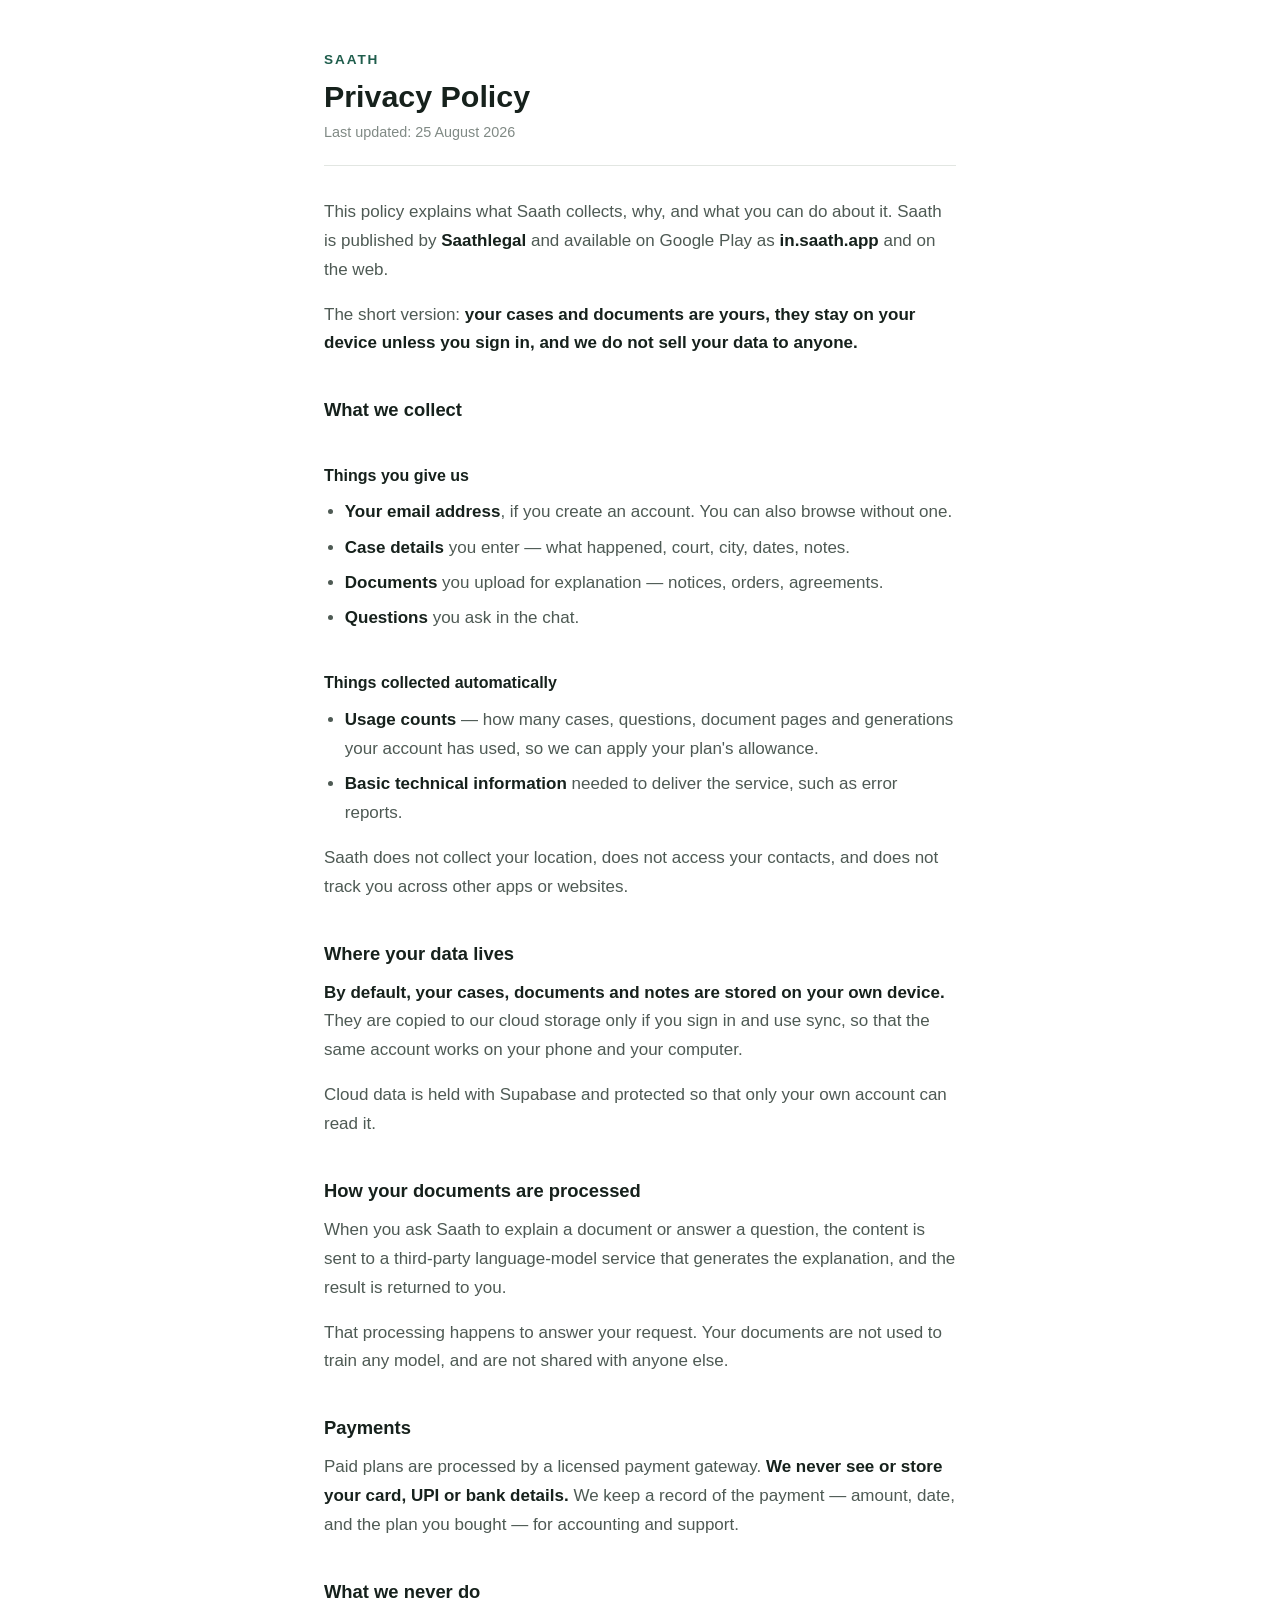
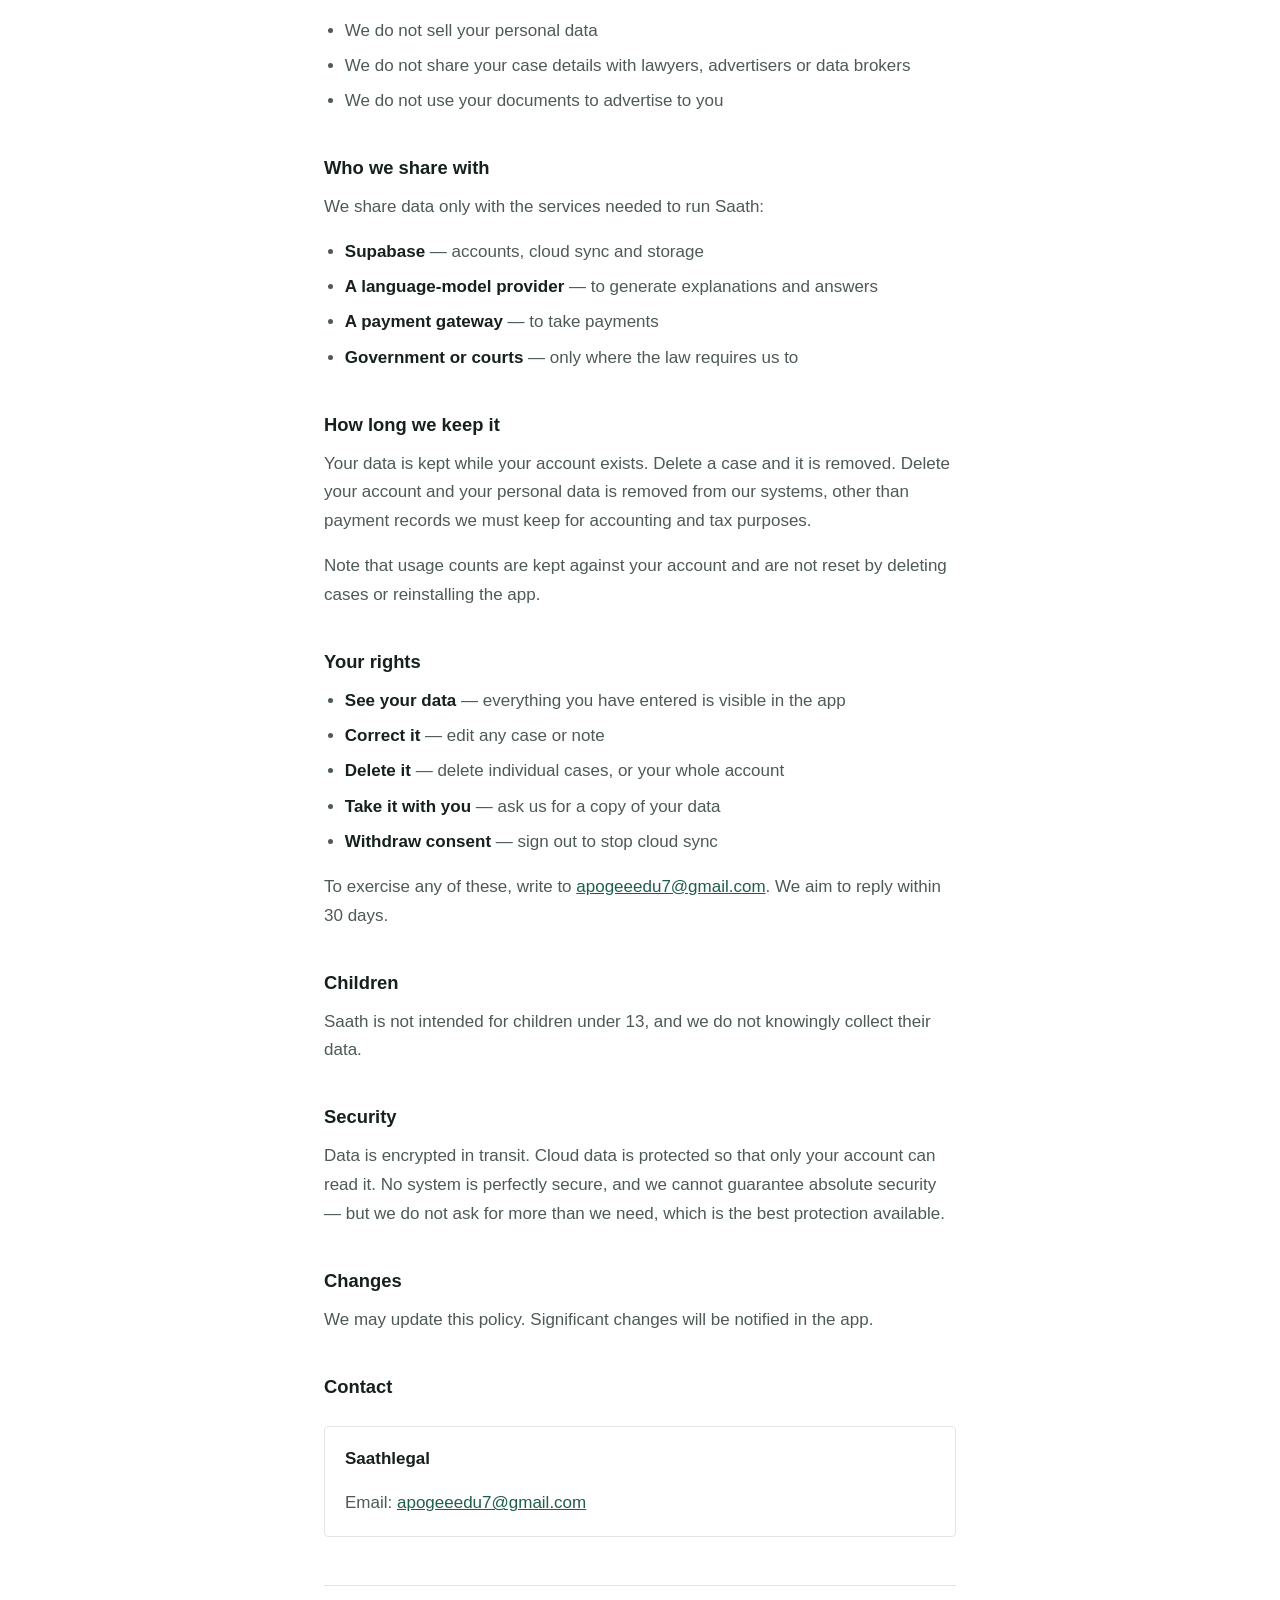
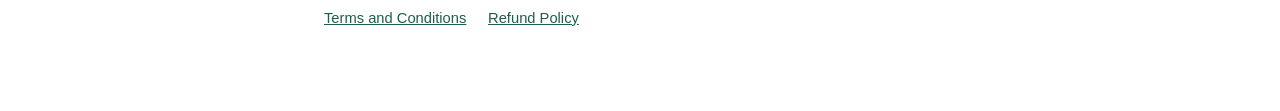
<file: legal/privacy.html>
<!doctype html>
<html lang="en">
<head>
<meta charset="utf-8">
<meta name="viewport" content="width=device-width, initial-scale=1">
<title>Privacy Policy — Saath</title>
<link rel="stylesheet" href="/legal/_style.css">
</head>
<body>
<main>

<header>
  <p class="brand">Saath</p>
  <h1>Privacy Policy</h1>
  <p class="updated">Last updated: 25 August 2026</p>
</header>

<p>
  This policy explains what Saath collects, why, and what you can do about it. Saath is
  published by <strong>Saathlegal</strong> and available on Google Play as
  <strong>in.saath.app</strong> and on the web.
</p>
<p>
  The short version: <strong>your cases and documents are yours, they stay on your device
  unless you sign in, and we do not sell your data to anyone.</strong>
</p>

<h2>What we collect</h2>

<h2 style="font-size:1rem">Things you give us</h2>
<ul>
  <li><strong>Your email address</strong>, if you create an account. You can also browse
      without one.</li>
  <li><strong>Case details</strong> you enter — what happened, court, city, dates, notes.</li>
  <li><strong>Documents</strong> you upload for explanation — notices, orders, agreements.</li>
  <li><strong>Questions</strong> you ask in the chat.</li>
</ul>

<h2 style="font-size:1rem">Things collected automatically</h2>
<ul>
  <li><strong>Usage counts</strong> — how many cases, questions, document pages and
      generations your account has used, so we can apply your plan's allowance.</li>
  <li><strong>Basic technical information</strong> needed to deliver the service, such as
      error reports.</li>
</ul>
<p>
  Saath does not collect your location, does not access your contacts, and does not track
  you across other apps or websites.
</p>

<h2>Where your data lives</h2>
<p>
  <strong>By default, your cases, documents and notes are stored on your own device.</strong>
  They are copied to our cloud storage only if you sign in and use sync, so that the same
  account works on your phone and your computer.
</p>
<p>
  Cloud data is held with Supabase and protected so that only your own account can read it.
</p>

<h2>How your documents are processed</h2>
<p>
  When you ask Saath to explain a document or answer a question, the content is sent to a
  third-party language-model service that generates the explanation, and the result is
  returned to you.
</p>
<p>
  That processing happens to answer your request. Your documents are not used to train any
  model, and are not shared with anyone else.
</p>

<h2>Payments</h2>
<p>
  Paid plans are processed by a licensed payment gateway. <strong>We never see or store
  your card, UPI or bank details.</strong> We keep a record of the payment — amount, date,
  and the plan you bought — for accounting and support.
</p>

<h2>What we never do</h2>
<ul>
  <li>We do not sell your personal data</li>
  <li>We do not share your case details with lawyers, advertisers or data brokers</li>
  <li>We do not use your documents to advertise to you</li>
</ul>

<h2>Who we share with</h2>
<p>We share data only with the services needed to run Saath:</p>
<ul>
  <li><strong>Supabase</strong> — accounts, cloud sync and storage</li>
  <li><strong>A language-model provider</strong> — to generate explanations and answers</li>
  <li><strong>A payment gateway</strong> — to take payments</li>
  <li><strong>Government or courts</strong> — only where the law requires us to</li>
</ul>

<h2>How long we keep it</h2>
<p>
  Your data is kept while your account exists. Delete a case and it is removed. Delete your
  account and your personal data is removed from our systems, other than payment records we
  must keep for accounting and tax purposes.
</p>
<p>
  Note that usage counts are kept against your account and are not reset by deleting cases
  or reinstalling the app.
</p>

<h2>Your rights</h2>
<ul>
  <li><strong>See your data</strong> — everything you have entered is visible in the app</li>
  <li><strong>Correct it</strong> — edit any case or note</li>
  <li><strong>Delete it</strong> — delete individual cases, or your whole account</li>
  <li><strong>Take it with you</strong> — ask us for a copy of your data</li>
  <li><strong>Withdraw consent</strong> — sign out to stop cloud sync</li>
</ul>
<p>
  To exercise any of these, write to <a href="mailto:apogeeedu7@gmail.com">apogeeedu7@gmail.com</a>.
  We aim to reply within 30 days.
</p>

<h2>Children</h2>
<p>
  Saath is not intended for children under 13, and we do not knowingly collect their data.
</p>

<h2>Security</h2>
<p>
  Data is encrypted in transit. Cloud data is protected so that only your account can read
  it. No system is perfectly secure, and we cannot guarantee absolute security — but we do
  not ask for more than we need, which is the best protection available.
</p>

<h2>Changes</h2>
<p>
  We may update this policy. Significant changes will be notified in the app.
</p>

<h2>Contact</h2>
<div class="contact-box">
  <p><strong>Saathlegal</strong></p>
  <p>Email: <a href="mailto:apogeeedu7@gmail.com">apogeeedu7@gmail.com</a></p>
</div>

<nav class="other">
  <a href="/legal/terms.html">Terms and Conditions</a>
  <a href="/legal/refunds.html">Refund Policy</a>
</nav>

</main>
</body>
</html>
</file>
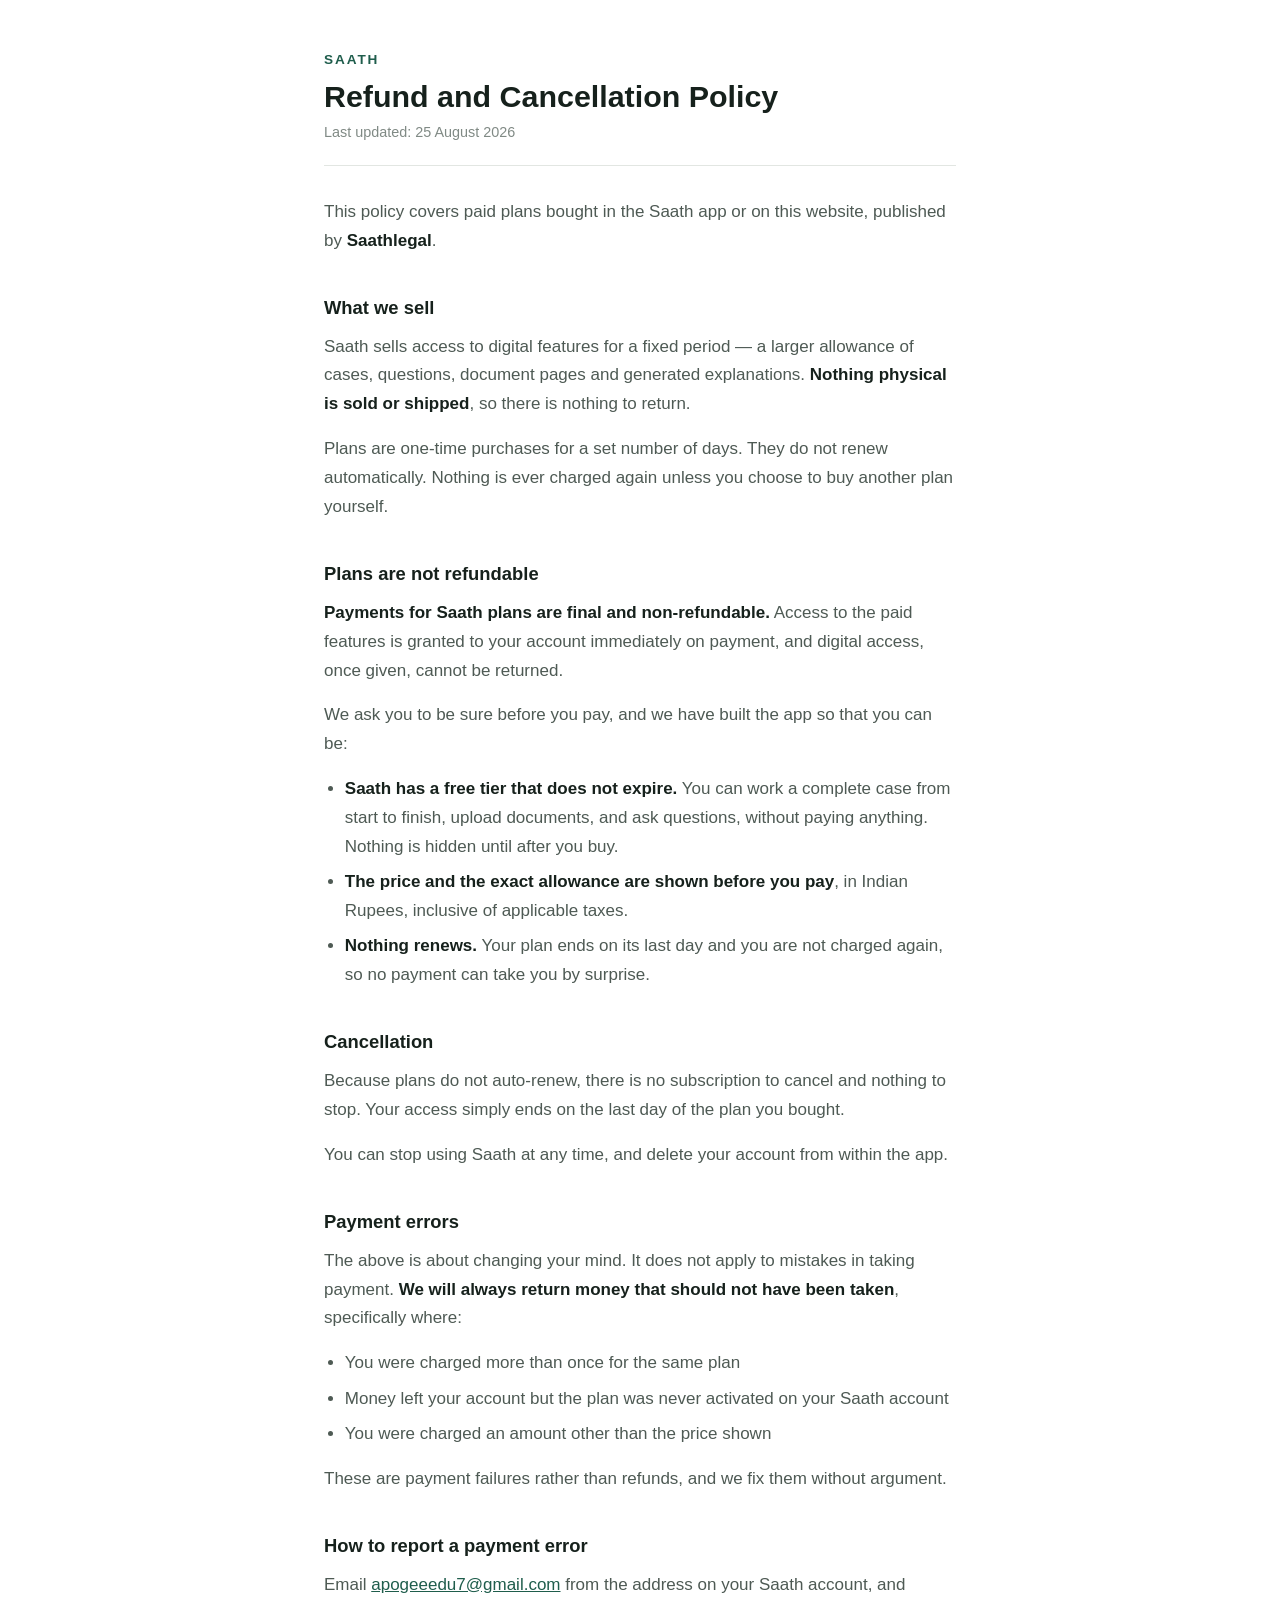
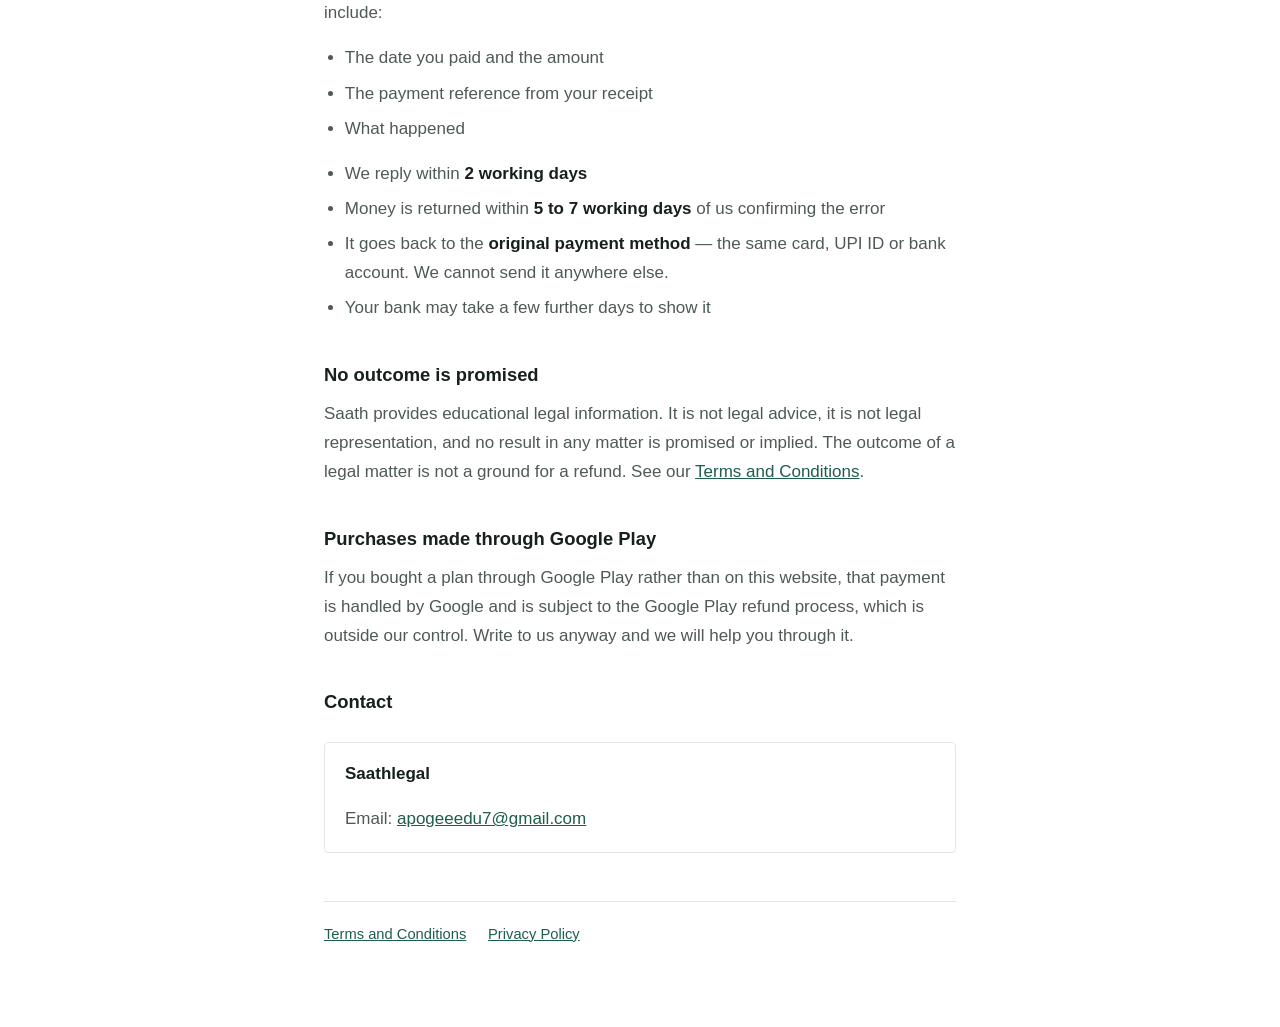
<file: legal/refunds.html>
<!doctype html>
<html lang="en">
<head>
<meta charset="utf-8">
<meta name="viewport" content="width=device-width, initial-scale=1">
<title>Refund and Cancellation Policy — Saath</title>
<link rel="stylesheet" href="/legal/_style.css">
</head>
<body>
<main>

<header>
  <p class="brand">Saath</p>
  <h1>Refund and Cancellation Policy</h1>
  <p class="updated">Last updated: 25 August 2026</p>
</header>

<p>
  This policy covers paid plans bought in the Saath app or on this website, published by
  <strong>Saathlegal</strong>.
</p>

<h2>What we sell</h2>
<p>
  Saath sells access to digital features for a fixed period — a larger allowance of cases,
  questions, document pages and generated explanations. <strong>Nothing physical is sold or
  shipped</strong>, so there is nothing to return.
</p>
<p>
  Plans are one-time purchases for a set number of days. They do not renew automatically.
  Nothing is ever charged again unless you choose to buy another plan yourself.
</p>

<h2>Plans are not refundable</h2>
<p>
  <strong>Payments for Saath plans are final and non-refundable.</strong> Access to the paid
  features is granted to your account immediately on payment, and digital access, once
  given, cannot be returned.
</p>
<p>
  We ask you to be sure before you pay, and we have built the app so that you can be:
</p>
<ul>
  <li><strong>Saath has a free tier that does not expire.</strong> You can work a complete
      case from start to finish, upload documents, and ask questions, without paying
      anything. Nothing is hidden until after you buy.</li>
  <li><strong>The price and the exact allowance are shown before you pay</strong>, in Indian
      Rupees, inclusive of applicable taxes.</li>
  <li><strong>Nothing renews.</strong> Your plan ends on its last day and you are not
      charged again, so no payment can take you by surprise.</li>
</ul>

<h2>Cancellation</h2>
<p>
  Because plans do not auto-renew, there is no subscription to cancel and nothing to stop.
  Your access simply ends on the last day of the plan you bought.
</p>
<p>
  You can stop using Saath at any time, and delete your account from within the app.
</p>

<h2>Payment errors</h2>
<p>
  The above is about changing your mind. It does not apply to mistakes in taking payment.
  <strong>We will always return money that should not have been taken</strong>, specifically
  where:
</p>
<ul>
  <li>You were charged more than once for the same plan</li>
  <li>Money left your account but the plan was never activated on your Saath account</li>
  <li>You were charged an amount other than the price shown</li>
</ul>
<p>
  These are payment failures rather than refunds, and we fix them without argument.
</p>

<h2>How to report a payment error</h2>
<p>
  Email <a href="mailto:apogeeedu7@gmail.com">apogeeedu7@gmail.com</a> from the address on
  your Saath account, and include:
</p>
<ul>
  <li>The date you paid and the amount</li>
  <li>The payment reference from your receipt</li>
  <li>What happened</li>
</ul>
<ul>
  <li>We reply within <strong>2 working days</strong></li>
  <li>Money is returned within <strong>5 to 7 working days</strong> of us confirming the
      error</li>
  <li>It goes back to the <strong>original payment method</strong> — the same card, UPI ID
      or bank account. We cannot send it anywhere else.</li>
  <li>Your bank may take a few further days to show it</li>
</ul>

<h2>No outcome is promised</h2>
<p>
  Saath provides educational legal information. It is not legal advice, it is not legal
  representation, and no result in any matter is promised or implied. The outcome of a legal
  matter is not a ground for a refund. See our
  <a href="/legal/terms.html">Terms and Conditions</a>.
</p>

<h2>Purchases made through Google Play</h2>
<p>
  If you bought a plan through Google Play rather than on this website, that payment is
  handled by Google and is subject to the Google Play refund process, which is outside our
  control. Write to us anyway and we will help you through it.
</p>

<h2>Contact</h2>
<div class="contact-box">
  <p><strong>Saathlegal</strong></p>
  <p>Email: <a href="mailto:apogeeedu7@gmail.com">apogeeedu7@gmail.com</a></p>
</div>

<nav class="other">
  <a href="/legal/terms.html">Terms and Conditions</a>
  <a href="/legal/privacy.html">Privacy Policy</a>
</nav>

</main>
</body>
</html>
</file>
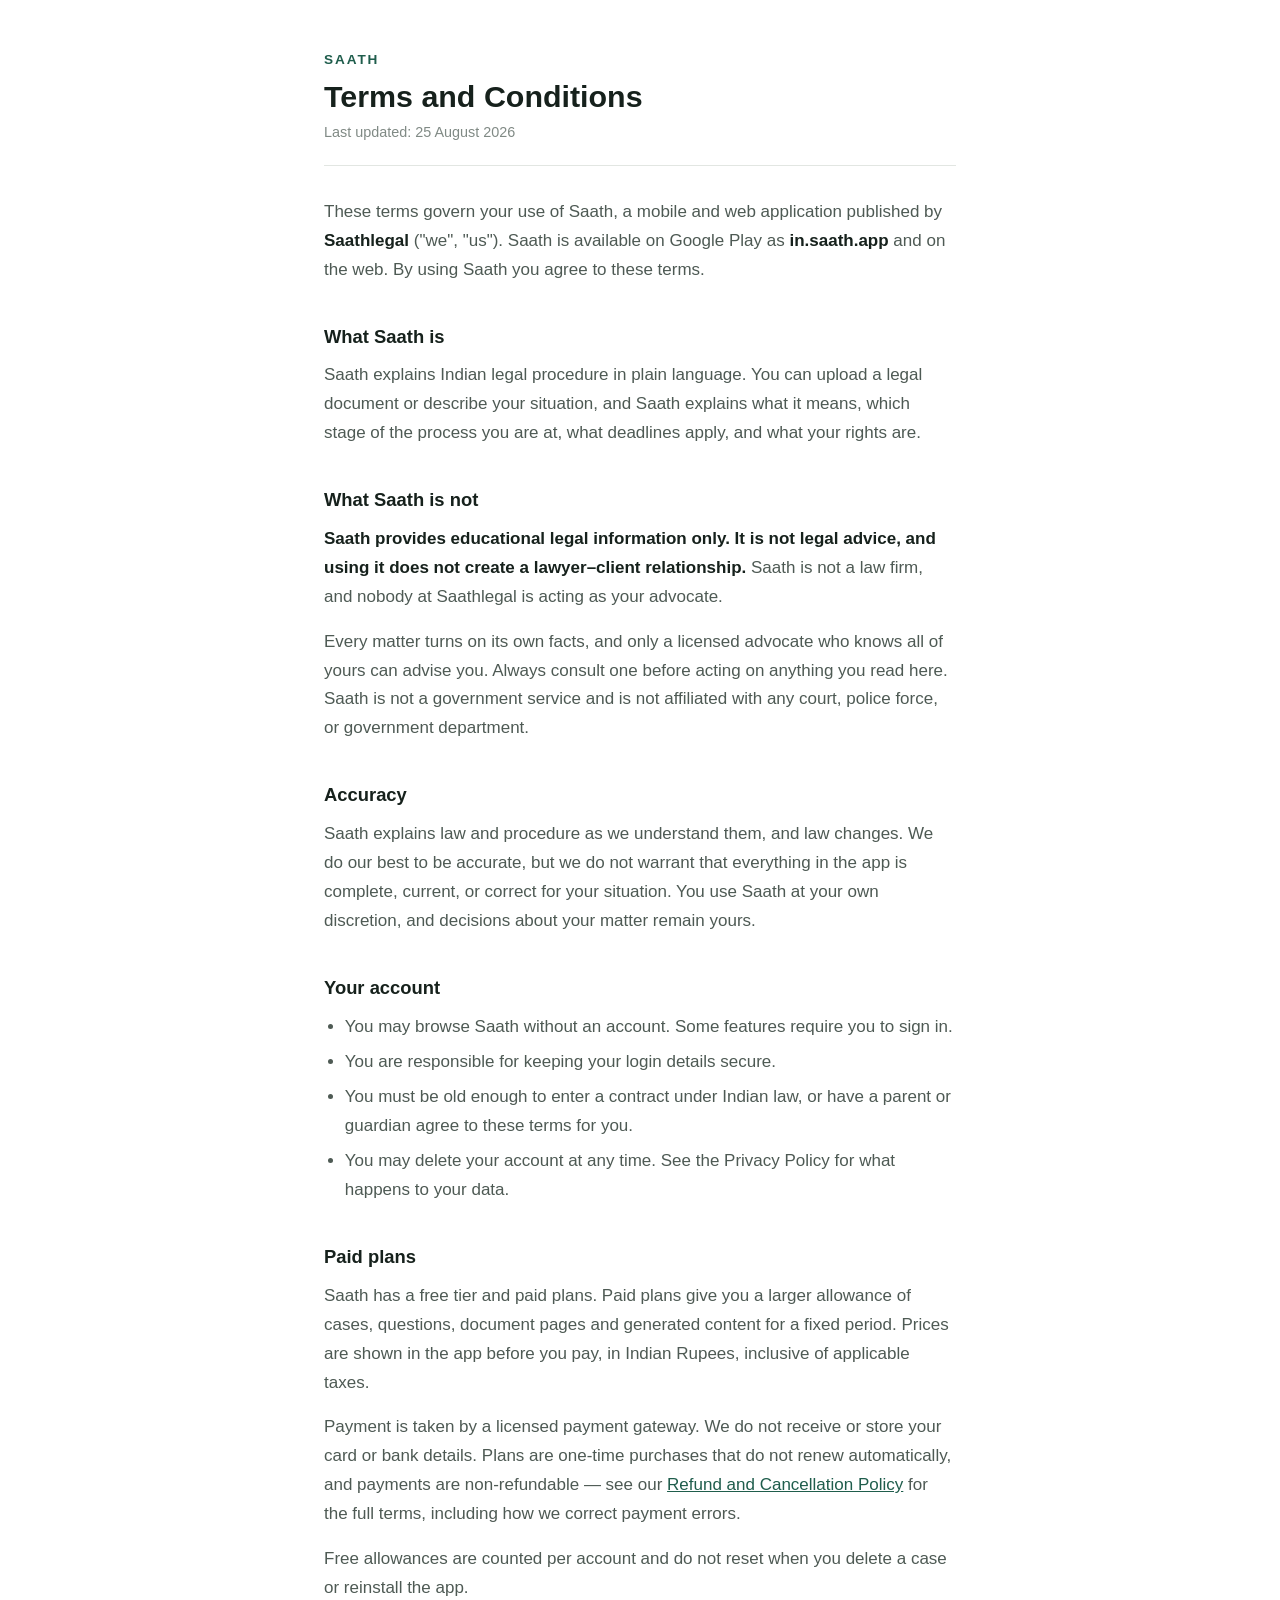
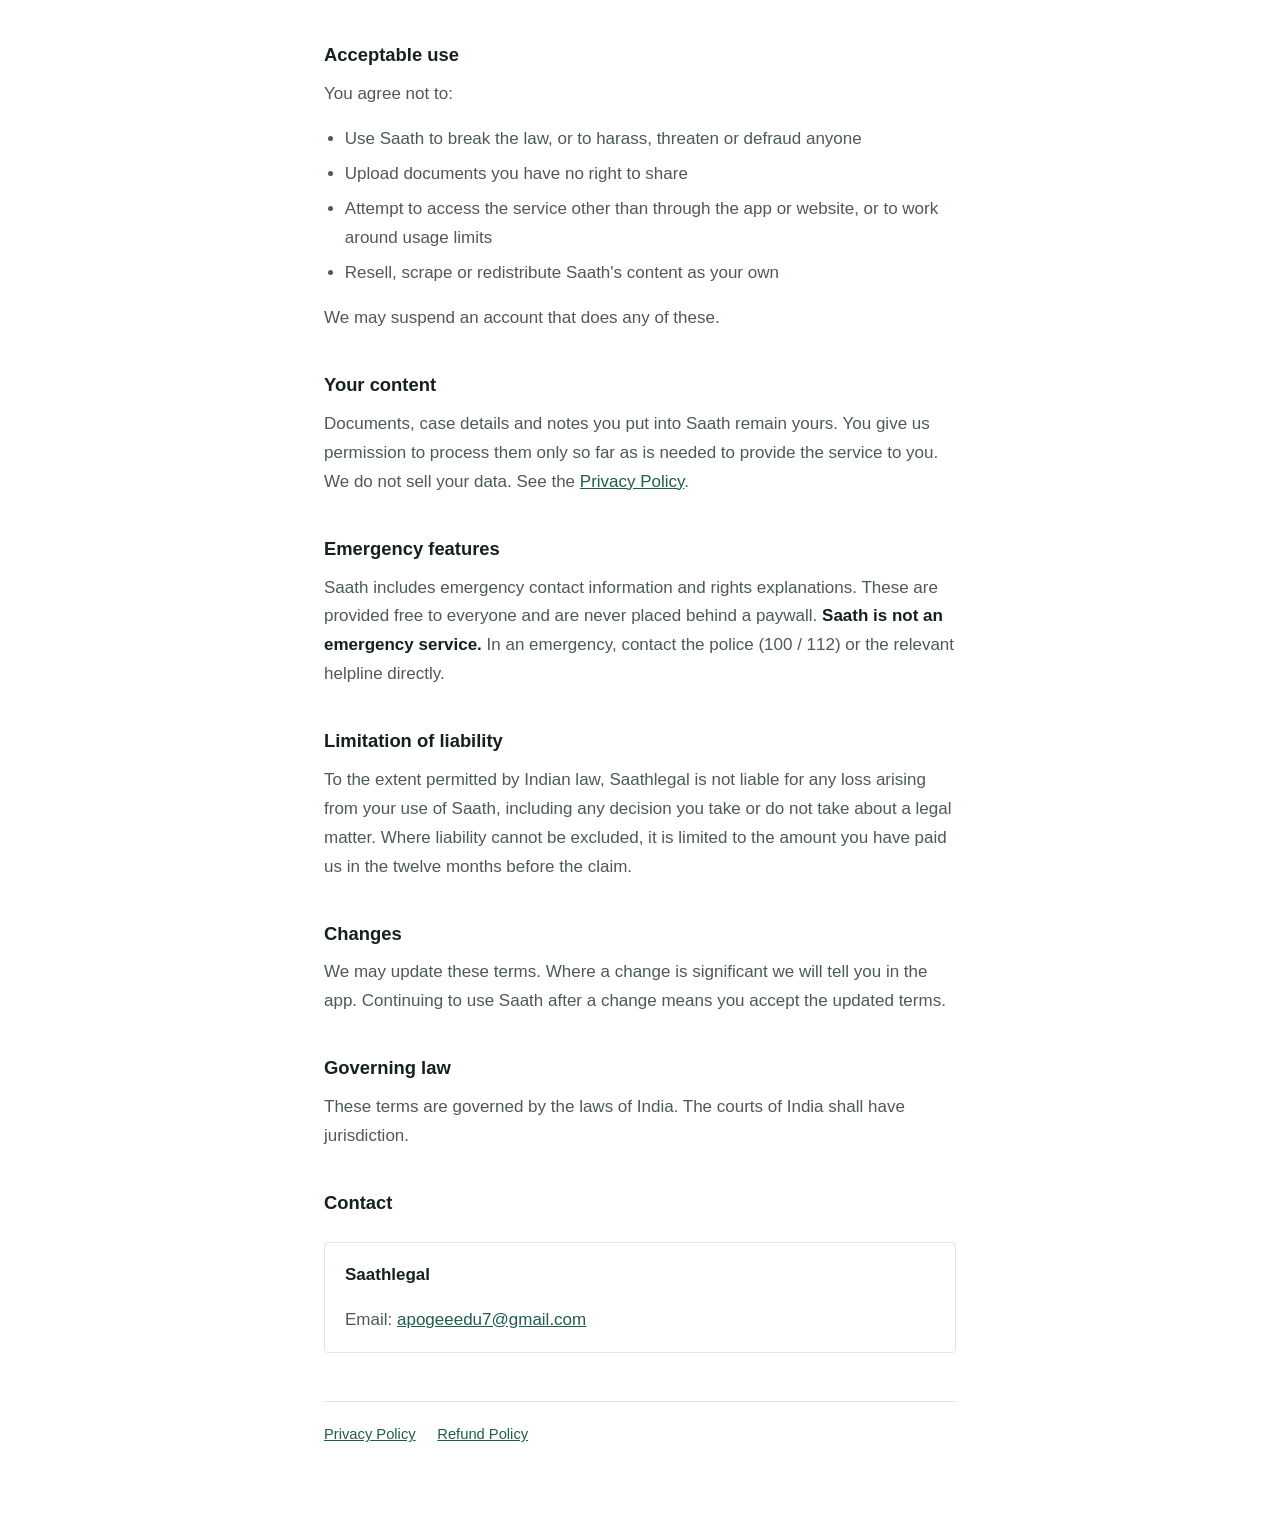
<file: legal/terms.html>
<!doctype html>
<html lang="en">
<head>
<meta charset="utf-8">
<meta name="viewport" content="width=device-width, initial-scale=1">
<title>Terms and Conditions — Saath</title>
<link rel="stylesheet" href="/legal/_style.css">
</head>
<body>
<main>

<header>
  <p class="brand">Saath</p>
  <h1>Terms and Conditions</h1>
  <p class="updated">Last updated: 25 August 2026</p>
</header>

<p>
  These terms govern your use of Saath, a mobile and web application published by
  <strong>Saathlegal</strong> ("we", "us"). Saath is available on Google Play as
  <strong>in.saath.app</strong> and on the web. By using Saath you agree to these terms.
</p>

<h2>What Saath is</h2>
<p>
  Saath explains Indian legal procedure in plain language. You can upload a legal document
  or describe your situation, and Saath explains what it means, which stage of the process
  you are at, what deadlines apply, and what your rights are.
</p>

<h2>What Saath is not</h2>
<p>
  <strong>Saath provides educational legal information only. It is not legal advice, and
  using it does not create a lawyer–client relationship.</strong> Saath is not a law firm,
  and nobody at Saathlegal is acting as your advocate.
</p>
<p>
  Every matter turns on its own facts, and only a licensed advocate who knows all of yours
  can advise you. Always consult one before acting on anything you read here. Saath is not
  a government service and is not affiliated with any court, police force, or government
  department.
</p>

<h2>Accuracy</h2>
<p>
  Saath explains law and procedure as we understand them, and law changes. We do our best
  to be accurate, but we do not warrant that everything in the app is complete, current, or
  correct for your situation. You use Saath at your own discretion, and decisions about
  your matter remain yours.
</p>

<h2>Your account</h2>
<ul>
  <li>You may browse Saath without an account. Some features require you to sign in.</li>
  <li>You are responsible for keeping your login details secure.</li>
  <li>You must be old enough to enter a contract under Indian law, or have a parent or
      guardian agree to these terms for you.</li>
  <li>You may delete your account at any time. See the Privacy Policy for what happens to
      your data.</li>
</ul>

<h2>Paid plans</h2>
<p>
  Saath has a free tier and paid plans. Paid plans give you a larger allowance of cases,
  questions, document pages and generated content for a fixed period. Prices are shown in
  the app before you pay, in Indian Rupees, inclusive of applicable taxes.
</p>
<p>
  Payment is taken by a licensed payment gateway. We do not receive or store your card or
  bank details. Plans are one-time purchases that do not renew automatically, and payments
  are non-refundable — see our <a href="/legal/refunds.html">Refund and Cancellation
  Policy</a> for the full terms, including how we correct payment errors.
</p>
<p>
  Free allowances are counted per account and do not reset when you delete a case or
  reinstall the app.
</p>

<h2>Acceptable use</h2>
<p>You agree not to:</p>
<ul>
  <li>Use Saath to break the law, or to harass, threaten or defraud anyone</li>
  <li>Upload documents you have no right to share</li>
  <li>Attempt to access the service other than through the app or website, or to work
      around usage limits</li>
  <li>Resell, scrape or redistribute Saath's content as your own</li>
</ul>
<p>We may suspend an account that does any of these.</p>

<h2>Your content</h2>
<p>
  Documents, case details and notes you put into Saath remain yours. You give us permission
  to process them only so far as is needed to provide the service to you. We do not sell
  your data. See the <a href="/legal/privacy.html">Privacy Policy</a>.
</p>

<h2>Emergency features</h2>
<p>
  Saath includes emergency contact information and rights explanations. These are provided
  free to everyone and are never placed behind a paywall. <strong>Saath is not an emergency
  service.</strong> In an emergency, contact the police (100 / 112) or the relevant
  helpline directly.
</p>

<h2>Limitation of liability</h2>
<p>
  To the extent permitted by Indian law, Saathlegal is not liable for any loss arising from
  your use of Saath, including any decision you take or do not take about a legal matter.
  Where liability cannot be excluded, it is limited to the amount you have paid us in the
  twelve months before the claim.
</p>

<h2>Changes</h2>
<p>
  We may update these terms. Where a change is significant we will tell you in the app.
  Continuing to use Saath after a change means you accept the updated terms.
</p>

<h2>Governing law</h2>
<p>
  These terms are governed by the laws of India. The courts of India shall have jurisdiction.
</p>

<h2>Contact</h2>
<div class="contact-box">
  <p><strong>Saathlegal</strong></p>
  <p>Email: <a href="mailto:apogeeedu7@gmail.com">apogeeedu7@gmail.com</a></p>
</div>

<nav class="other">
  <a href="/legal/privacy.html">Privacy Policy</a>
  <a href="/legal/refunds.html">Refund Policy</a>
</nav>

</main>
</body>
</html>
</file>
<file: css/styles.css>
/* ============================================================
   Saath — marketing site (Rich Warm)
   Elevated parchment + gold, elegant Fraunces display,
   premium detailing. Warm, trustworthy, high-end.
   ============================================================ */

:root {
  --cream: #F6F0E4;
  --cream-2: #EFE7D6;      /* deeper band */
  --paper: #FFFCF6;        /* cards */
  --ink: #211A12;          /* deep warm ink */
  --ink-soft: #5C4F3F;
  --ink-faint: #938672;
  --gold: #B0812F;
  --gold-l: #C9A24E;
  --gold-deep: #8A6320;
  --gold-tint: rgba(176,129,47,0.08);
  --gold-tint-2: rgba(176,129,47,0.16);
  --wine: #7A2E2E;
  --green: #3D5A3A;
  --line: #E4D9C4;
  --line-soft: #EDE4D3;
  --ink-dark: #1A140D;     /* footer / trust band */
  --maxw: 1180px;
  --radius: 18px;
  --radius-lg: 26px;
  --shadow-sm: 0 10px 30px -18px rgba(33,26,18,0.35);
  --shadow: 0 40px 80px -40px rgba(33,26,18,0.5);
}

* { box-sizing: border-box; margin: 0; padding: 0; }
html { scroll-behavior: smooth; }
body {
  font-family: "Inter", -apple-system, BlinkMacSystemFont, "Segoe UI", sans-serif;
  background: var(--cream);
  color: var(--ink);
  line-height: 1.65;
  -webkit-font-smoothing: antialiased;
  overflow-x: hidden;
}
a { color: inherit; text-decoration: none; }
img { max-width: 100%; display: block; }
.wrap { width: 100%; max-width: var(--maxw); margin: 0 auto; padding: 0 32px; }

h1, h2, h3, .serif { font-family: "Fraunces", Georgia, serif; font-weight: 600; line-height: 1.08; letter-spacing: -0.015em; }
.em { font-family: "Fraunces", serif; font-style: normal; font-weight: 700; color: var(--gold); }
.eyebrow {
  display: inline-flex; align-items: center; gap: 10px;
  font-size: 0.76rem; font-weight: 600; letter-spacing: 0.22em; text-transform: uppercase; color: var(--gold-deep);
}
.eyebrow::before { content: ""; width: 22px; height: 1px; background: var(--gold); display: inline-block; }
.eyebrow.center { justify-content: center; }

/* ---------- Buttons ---------- */
.btn {
  display: inline-flex; align-items: center; justify-content: center; gap: 8px;
  font-family: "Inter", sans-serif; font-weight: 600; font-size: 0.97rem;
  padding: 14px 26px; border-radius: 100px; border: 1px solid transparent; cursor: pointer;
  transition: transform 0.16s ease, box-shadow 0.16s ease, background 0.16s;
  white-space: nowrap;
}
.btn-gold { background: linear-gradient(135deg, var(--gold-l), var(--gold-deep)); color: #fff; box-shadow: 0 12px 26px -12px rgba(138,99,32,0.7); }
.btn-gold:hover { transform: translateY(-2px); box-shadow: 0 16px 30px -12px rgba(138,99,32,0.8); }
.btn-ink { background: var(--ink); color: var(--cream); }
.btn-ink:hover { transform: translateY(-2px); }
.btn-outline { background: transparent; border-color: var(--line); color: var(--ink); }
.btn-outline:hover { background: var(--paper); border-color: var(--gold); }
.btn-lg { padding: 16px 34px; font-size: 1.05rem; }
.hero .btn-lg { margin-top: 6px; }

/* ---------- Header ---------- */
.site-header {
  position: sticky; top: 0; z-index: 60;
  background: rgba(246,240,228,0.85);
  backdrop-filter: saturate(160%) blur(14px);
  border-bottom: 1px solid var(--line-soft);
}
.nav { display: flex; align-items: center; justify-content: space-between; height: 94px; }
.brand { display: flex; flex-direction: column; align-items: center; gap: 5px; }
.brand .logo { height: 52px; width: 52px; display: block; background: #fff; border-radius: 13px; padding: 3px; object-fit: contain; box-shadow: 0 2px 8px -3px rgba(33,26,18,0.25); }
.brand .brand-tag { font-family: "Fraunces", serif; font-style: normal; font-weight: 600; font-size: 0.7rem; letter-spacing: 0.06em; color: var(--gold-deep); white-space: nowrap; line-height: 1; }
.brand .name { font-family: "Fraunces", serif; font-weight: 600; font-size: 1.4rem; letter-spacing: -0.01em; }
.footer-brand .brand { flex-direction: row; align-items: center; gap: 11px; }
.nav-links { display: flex; align-items: center; gap: 34px; }
.nav-links a { font-size: 0.95rem; font-weight: 500; color: var(--ink-soft); transition: color 0.15s; }
.nav-links a:hover, .nav-links a.active { color: var(--ink); }
.nav-toggle { display: none; background: none; border: none; cursor: pointer; padding: 6px; }
.nav-toggle span { display: block; width: 24px; height: 2px; background: var(--ink); margin: 5px 0; transition: 0.25s; }

/* ---------- Hero ---------- */
.hero { position: relative; padding: 84px 0 70px; overflow: hidden; }
.hero::before {
  content: ""; position: absolute; top: -280px; right: -160px; width: 760px; height: 760px; border-radius: 50%;
  background: radial-gradient(circle, rgba(201,162,78,0.22), transparent 62%); pointer-events: none;
}
.hero-grid { position: relative; display: grid; grid-template-columns: 1.05fr 0.95fr; gap: 60px; align-items: center; }
.hero h1 { font-size: clamp(2.7rem, 5.2vw, 4rem); margin: 20px 0 22px; font-weight: 600; }
.hero .lead { font-size: 1.18rem; color: var(--ink-soft); max-width: 30rem; margin-bottom: 30px; }
.waitlist { max-width: 30rem; }
.waitlist-row { display: flex; gap: 10px; background: var(--paper); border: 1px solid var(--line); border-radius: 100px; padding: 6px 6px 6px 8px; box-shadow: var(--shadow-sm); }
.waitlist-row input {
  flex: 1; min-width: 0; border: none; background: transparent; padding: 12px 14px;
  font-family: "Inter", sans-serif; font-size: 1rem; color: var(--ink);
}
.waitlist-row input:focus { outline: none; }
.waitlist .form-note { font-size: 0.82rem; color: var(--ink-faint); margin-top: 12px; padding-left: 8px; }
.form-msg { margin-top: 12px; font-size: 0.9rem; font-weight: 500; min-height: 1.2em; padding-left: 8px; }
.form-msg.ok { color: var(--green); }
.form-msg.err { color: var(--wine); }
.hero-trust { display: flex; gap: 30px; margin-top: 40px; }
.hero-trust .t b { font-family: "Fraunces", serif; font-size: 1.7rem; color: var(--gold-deep); display: block; line-height: 1; }
.hero-trust .t span { font-size: 0.85rem; color: var(--ink-faint); }

/* Phone visual */
.hero-visual { position: relative; display: flex; justify-content: center; }
.phone {
  position: relative; width: 290px; max-width: 78vw; border-radius: 42px; padding: 12px;
  background: linear-gradient(160deg, #2a2117, #4a3a26); box-shadow: var(--shadow);
}
.phone::after {
  content: ""; position: absolute; inset: -30px -30px -30px -30px; z-index: -1; border-radius: 60px;
  background: radial-gradient(circle at 50% 30%, rgba(201,162,78,0.28), transparent 70%);
}
.phone img { border-radius: 30px; width: 100%; }
.float-card {
  position: absolute; left: -34px; bottom: 54px; background: var(--paper); border: 1px solid var(--line);
  border-radius: 16px; padding: 14px 16px; box-shadow: var(--shadow-sm); max-width: 190px; display: flex; gap: 10px; align-items: flex-start;
}
.float-card .fc-ic { width: 34px; height: 34px; min-width: 34px; border-radius: 9px; background: var(--gold-tint); display: flex; align-items: center; justify-content: center; color: var(--gold-deep); }
.float-card .fc-ic svg { width: 18px; height: 18px; }
.float-card b { font-size: 0.82rem; display: block; }
.float-card span { font-size: 0.74rem; color: var(--ink-soft); line-height: 1.35; }

/* ---------- Sections ---------- */
.section { padding: 92px 0; position: relative; }
.section-head { max-width: 42rem; margin-bottom: 54px; }
.section-head.center { margin-left: auto; margin-right: auto; text-align: center; }
.section-head h2 { font-size: clamp(2.1rem, 3.8vw, 3rem); margin: 14px 0 16px; }
.section-head p { color: var(--ink-soft); font-size: 1.08rem; }

/* Feature cards */
.grid { display: grid; grid-template-columns: repeat(3, 1fr); gap: 22px; }
.card {
  background: var(--paper); border: 1px solid var(--line-soft); border-radius: var(--radius);
  padding: 32px 28px; transition: transform 0.2s ease, box-shadow 0.2s ease, border-color 0.2s;
}
.card:hover { transform: translateY(-5px); box-shadow: var(--shadow-sm); border-color: var(--gold-tint-2); }
.ic {
  width: 54px; height: 54px; border-radius: 15px; margin-bottom: 20px;
  display: flex; align-items: center; justify-content: center; color: var(--gold-deep);
  background: linear-gradient(150deg, var(--gold-tint-2), var(--gold-tint));
  border: 1px solid rgba(176,129,47,0.18);
}
.ic svg { width: 26px; height: 26px; }
.card h3 { font-size: 1.32rem; margin-bottom: 9px; }
.card p { color: var(--ink-soft); font-size: 0.98rem; line-height: 1.6; }

/* Divider rule */
.rule { height: 1px; background: linear-gradient(90deg, transparent, var(--line), transparent); }

/* How it works */
.band { background: var(--cream-2); }
.steps { display: grid; grid-template-columns: repeat(3, 1fr); gap: 34px; }
.step { text-align: center; }
.step-num {
  width: 60px; height: 60px; border-radius: 50%; margin: 0 auto 20px; position: relative;
  display: flex; align-items: center; justify-content: center;
  font-family: "Fraunces", serif; font-size: 1.5rem; font-weight: 600; color: var(--gold-deep);
  background: var(--paper); border: 1px solid var(--line); box-shadow: var(--shadow-sm);
}
.step h3 { font-size: 1.22rem; margin-bottom: 9px; }
.step p { color: var(--ink-soft); font-size: 0.98rem; }

/* Showcase */
.shots { display: flex; gap: 26px; justify-content: center; flex-wrap: wrap; }
.shots .phone { width: 224px; }
.shots .phone::after { display: none; }

/* Trust band (deep ink) */
.trust { background: var(--ink-dark); color: var(--cream); }
.trust .section-head h2 { color: #fff; }
.trust .section-head p { color: rgba(246,240,228,0.72); }
.trust .eyebrow { color: var(--gold-l); }
.trust .eyebrow::before { background: var(--gold-l); }
.trust-cards { display: grid; grid-template-columns: repeat(2, 1fr); gap: 22px; }
.trust-card { border: 1px solid rgba(201,162,78,0.18); border-radius: var(--radius); padding: 28px; background: rgba(201,162,78,0.04); }
.trust-card h3 { color: var(--gold-l); font-size: 1.2rem; margin-bottom: 9px; }
.trust-card p { color: rgba(246,240,228,0.82); font-size: 0.98rem; }

/* CTA */
.cta-card {
  background: var(--paper); border: 1px solid var(--line); border-radius: var(--radius-lg);
  padding: 64px 40px; text-align: center; box-shadow: var(--shadow); position: relative; overflow: hidden;
}
.cta-card::before { content: ""; position: absolute; top: -140px; left: 50%; transform: translateX(-50%); width: 500px; height: 300px; background: radial-gradient(circle, var(--gold-tint), transparent 70%); }
.cta-card > * { position: relative; }
.cta-card h2 { font-size: clamp(2rem, 3.6vw, 2.7rem); margin: 14px 0 12px; }
.cta-card p { color: var(--ink-soft); max-width: 34rem; margin: 0 auto; }
.cta-card .waitlist { margin: 28px auto 0; }

/* Inner page hero */
.page-hero { position: relative; padding: 72px 0 24px; text-align: center; overflow: hidden; }
.page-hero::before { content: ""; position: absolute; top: -300px; left: 50%; transform: translateX(-50%); width: 800px; height: 800px; border-radius: 50%; background: radial-gradient(circle, rgba(201,162,78,0.14), transparent 62%); }
.page-hero > .wrap { position: relative; }
.page-hero h1 { font-size: clamp(2.4rem, 4.6vw, 3.4rem); margin: 16px 0 16px; font-weight: 600; }
.page-hero p { color: var(--ink-soft); font-size: 1.12rem; max-width: 40rem; margin: 0 auto; }

/* Feature rows */
.frows { display: grid; grid-template-columns: 1fr 1fr; gap: 22px; }
.frow { background: var(--paper); border: 1px solid var(--line-soft); border-radius: var(--radius); padding: 32px; display: grid; grid-template-columns: 54px 1fr; gap: 20px; }
.frow .ic { margin: 0; }
.frow h3 { font-size: 1.4rem; margin-bottom: 8px; }
.frow p { color: var(--ink-soft); font-size: 1rem; margin-bottom: 14px; }
.flist { list-style: none; }
.flist li { position: relative; padding-left: 24px; margin-bottom: 8px; color: var(--ink-soft); font-size: 0.95rem; }
.flist li::before { content: "✦"; position: absolute; left: 0; color: var(--gold); font-size: 0.8rem; top: 2px; }

/* FAQ */
.faq-list { max-width: 46rem; margin: 0 auto; }
.faq-item { border-bottom: 1px solid var(--line); }
.faq-q { width: 100%; text-align: left; background: none; border: none; cursor: pointer; padding: 24px 0; font-family: "Fraunces", serif; font-size: 1.25rem; font-weight: 600; color: var(--ink); display: flex; justify-content: space-between; align-items: center; gap: 16px; }
.faq-q .plus { color: var(--gold); font-size: 1.7rem; transition: transform 0.2s; line-height: 1; }
.faq-item.open .plus { transform: rotate(45deg); }
.faq-a { max-height: 0; overflow: hidden; transition: max-height 0.28s ease; }
.faq-a p { padding-bottom: 24px; color: var(--ink-soft); }
.faq-a a { color: var(--gold-deep); font-weight: 600; }

/* Prose */
.prose { max-width: 44rem; margin: 0 auto; }
.prose > p:first-of-type::first-letter { font-family: "Fraunces", serif; font-size: 3.4rem; float: left; line-height: 0.9; padding: 6px 12px 0 0; color: var(--gold-deep); }
.prose p { color: var(--ink-soft); margin-bottom: 20px; font-size: 1.08rem; }
.prose strong { color: var(--ink); }
.prose a { color: var(--gold-deep); font-weight: 600; }
.prose h2 { font-size: 1.8rem; margin: 40px 0 16px; }

/* Contact */
.contact-grid { display: grid; grid-template-columns: 1fr 1.1fr; gap: 40px; max-width: 62rem; margin: 0 auto; align-items: start; }
.contact-cards { display: grid; gap: 18px; }
.contact-card { background: var(--paper); border: 1px solid var(--line-soft); border-radius: var(--radius); padding: 26px; }
.contact-card h3 { font-size: 1.15rem; margin-bottom: 7px; }
.contact-card p { color: var(--ink-soft); font-size: 0.95rem; }
.contact-form { background: var(--paper); border: 1px solid var(--line-soft); border-radius: var(--radius); padding: 30px; box-shadow: var(--shadow-sm); }
.field { margin-bottom: 16px; }
.field label { display: block; font-size: 0.85rem; font-weight: 600; color: var(--ink-soft); margin-bottom: 6px; }
.field input, .field textarea { width: 100%; font-family: "Inter", sans-serif; font-size: 1rem; padding: 13px 15px; border: 1px solid var(--line); border-radius: 12px; background: var(--cream); color: var(--ink); }
.field input:focus, .field textarea:focus { outline: none; border-color: var(--gold); box-shadow: 0 0 0 3px var(--gold-tint); }
.field textarea { resize: vertical; min-height: 120px; }

/* Footer (deep ink) */
.site-footer { background: var(--ink-dark); color: var(--cream); padding: 64px 0 34px; }
.footer-grid { display: flex; justify-content: space-between; flex-wrap: wrap; gap: 30px; margin-bottom: 34px; }
.footer-brand { max-width: 21rem; }
.footer-brand .brand { margin-bottom: 14px; }
.footer-brand .name { color: #fff; }
.footer-brand p { color: rgba(246,240,228,0.6); font-size: 0.92rem; }
.footer-col h4 { font-size: 0.76rem; text-transform: uppercase; letter-spacing: 0.16em; color: rgba(246,240,228,0.5); margin-bottom: 15px; }
.footer-col a { display: block; color: rgba(246,240,228,0.8); font-size: 0.94rem; margin-bottom: 11px; transition: color 0.15s; }
.footer-col a:hover { color: var(--gold-l); }
.footer-bottom { border-top: 1px solid rgba(201,162,78,0.16); padding-top: 24px; display: flex; justify-content: space-between; flex-wrap: wrap; gap: 10px; }
.footer-bottom p { font-size: 0.85rem; color: rgba(246,240,228,0.5); }
.footer-bottom .disc { font-family: "Fraunces", serif; font-style: italic; }

/* Responsive */
@media (max-width: 900px) {
  .hero-grid { grid-template-columns: 1fr; gap: 44px; text-align: center; }
  .hero .lead, .waitlist { margin-left: auto; margin-right: auto; }
  .hero-trust { justify-content: center; }
  .float-card { display: none; }
}
@media (max-width: 820px) {
  .grid, .steps, .trust-cards, .frows, .contact-grid { grid-template-columns: 1fr; }
  .nav-links, .site-header .btn { display: none; }
  .nav-toggle { display: block; }
  .nav-links.open { display: flex; flex-direction: column; gap: 0; position: absolute; top: 94px; left: 0; right: 0; background: var(--cream); border-bottom: 1px solid var(--line); padding: 8px 32px 20px; }
  .nav-links.open a { padding: 14px 0; border-bottom: 1px solid var(--line-soft); width: 100%; }
  .section { padding: 64px 0; }
}
</file>
<file: legal/_style.css>
/* Shared styling for the legal pages.
 *
 * These are deliberately plain static HTML, not app screens. A payment
 * gateway's verification bot fetches the URL and reads the response; the rest
 * of the site is a single-page app that rewrites every path to index.html, so
 * a bot asking for /legal/terms would receive an empty shell and fail us.
 * Nothing here needs JavaScript to be readable. */

:root {
  --ink: #16211c;
  --ink-soft: #4e5a54;
  --paper: #ffffff;
  --rule: #e2e6e2;
  --accent: #1f5d4c;
}

* { box-sizing: border-box; }

body {
  margin: 0;
  background: var(--paper);
  color: var(--ink);
  font-family: -apple-system, BlinkMacSystemFont, "Segoe UI", Roboto, sans-serif;
  font-size: 17px;
  line-height: 1.7;
}

main {
  max-width: 42rem;
  margin: 0 auto;
  padding: 3rem 1.25rem 5rem;
}

header {
  border-bottom: 1px solid var(--rule);
  padding-bottom: 1.25rem;
  margin-bottom: 2rem;
}

.brand {
  font-size: 0.85rem;
  letter-spacing: 0.14em;
  text-transform: uppercase;
  color: var(--accent);
  margin: 0 0 0.4rem;
  font-weight: 600;
}

h1 { font-size: 1.9rem; line-height: 1.2; margin: 0 0 0.4rem; }
h2 { font-size: 1.15rem; margin: 2.25rem 0 0.6rem; }
p, li { color: var(--ink-soft); }
p { margin: 0 0 1rem; }
ul { margin: 0 0 1rem; padding-left: 1.3rem; }
li { margin-bottom: 0.4rem; }
strong { color: var(--ink); }
a { color: var(--accent); }

.updated { font-size: 0.9rem; color: #808a85; margin: 0; }

.contact-box {
  border: 1px solid var(--rule);
  border-radius: 4px;
  padding: 1.1rem 1.25rem;
  margin: 1.5rem 0;
}
.contact-box p:last-child { margin-bottom: 0; }

nav.other {
  border-top: 1px solid var(--rule);
  margin-top: 3rem;
  padding-top: 1.25rem;
  font-size: 0.92rem;
}
nav.other a { margin-right: 1.1rem; display: inline-block; }

@media (prefers-color-scheme: dark) {
  :root {
    --ink: #e8ede9;
    --ink-soft: #a3ada7;
    --paper: #111613;
    --rule: #2c352f;
    --accent: #7fc9af;
  }
  .updated { color: #77817b; }
}
</file>
